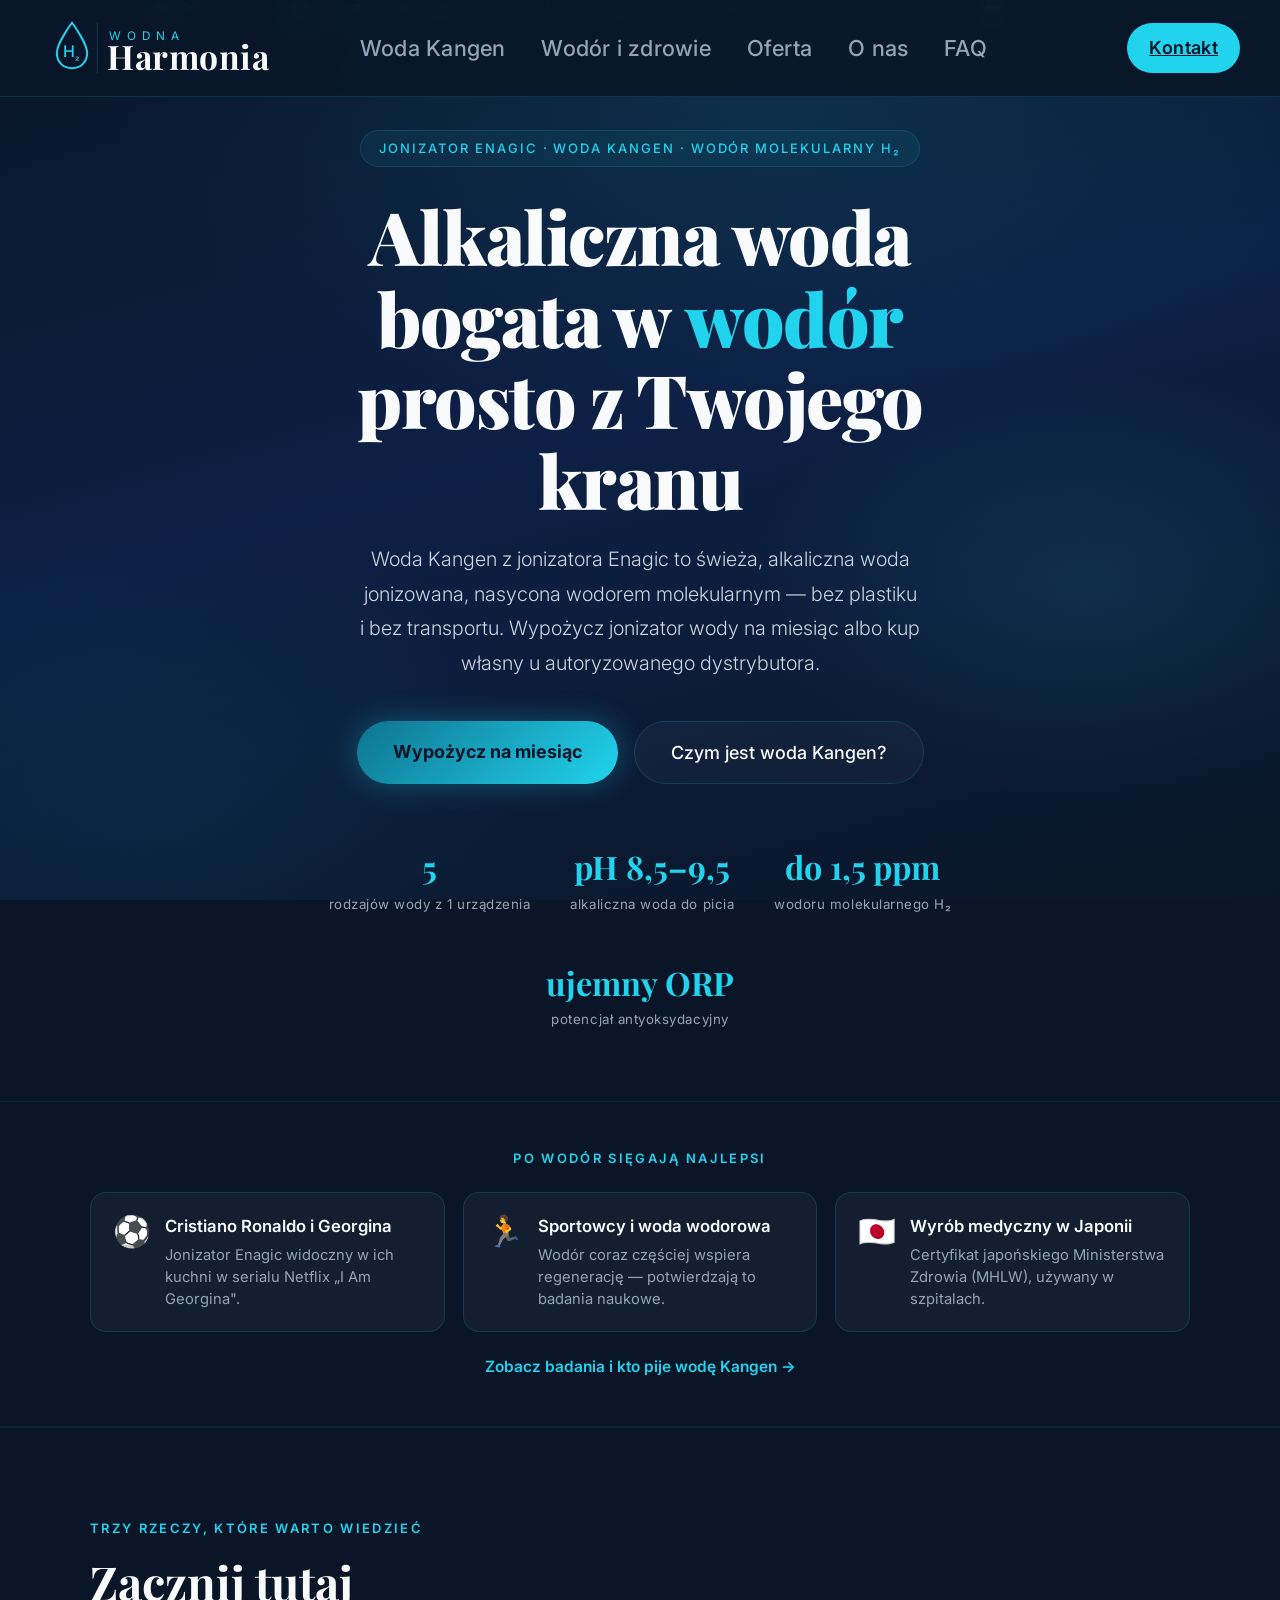
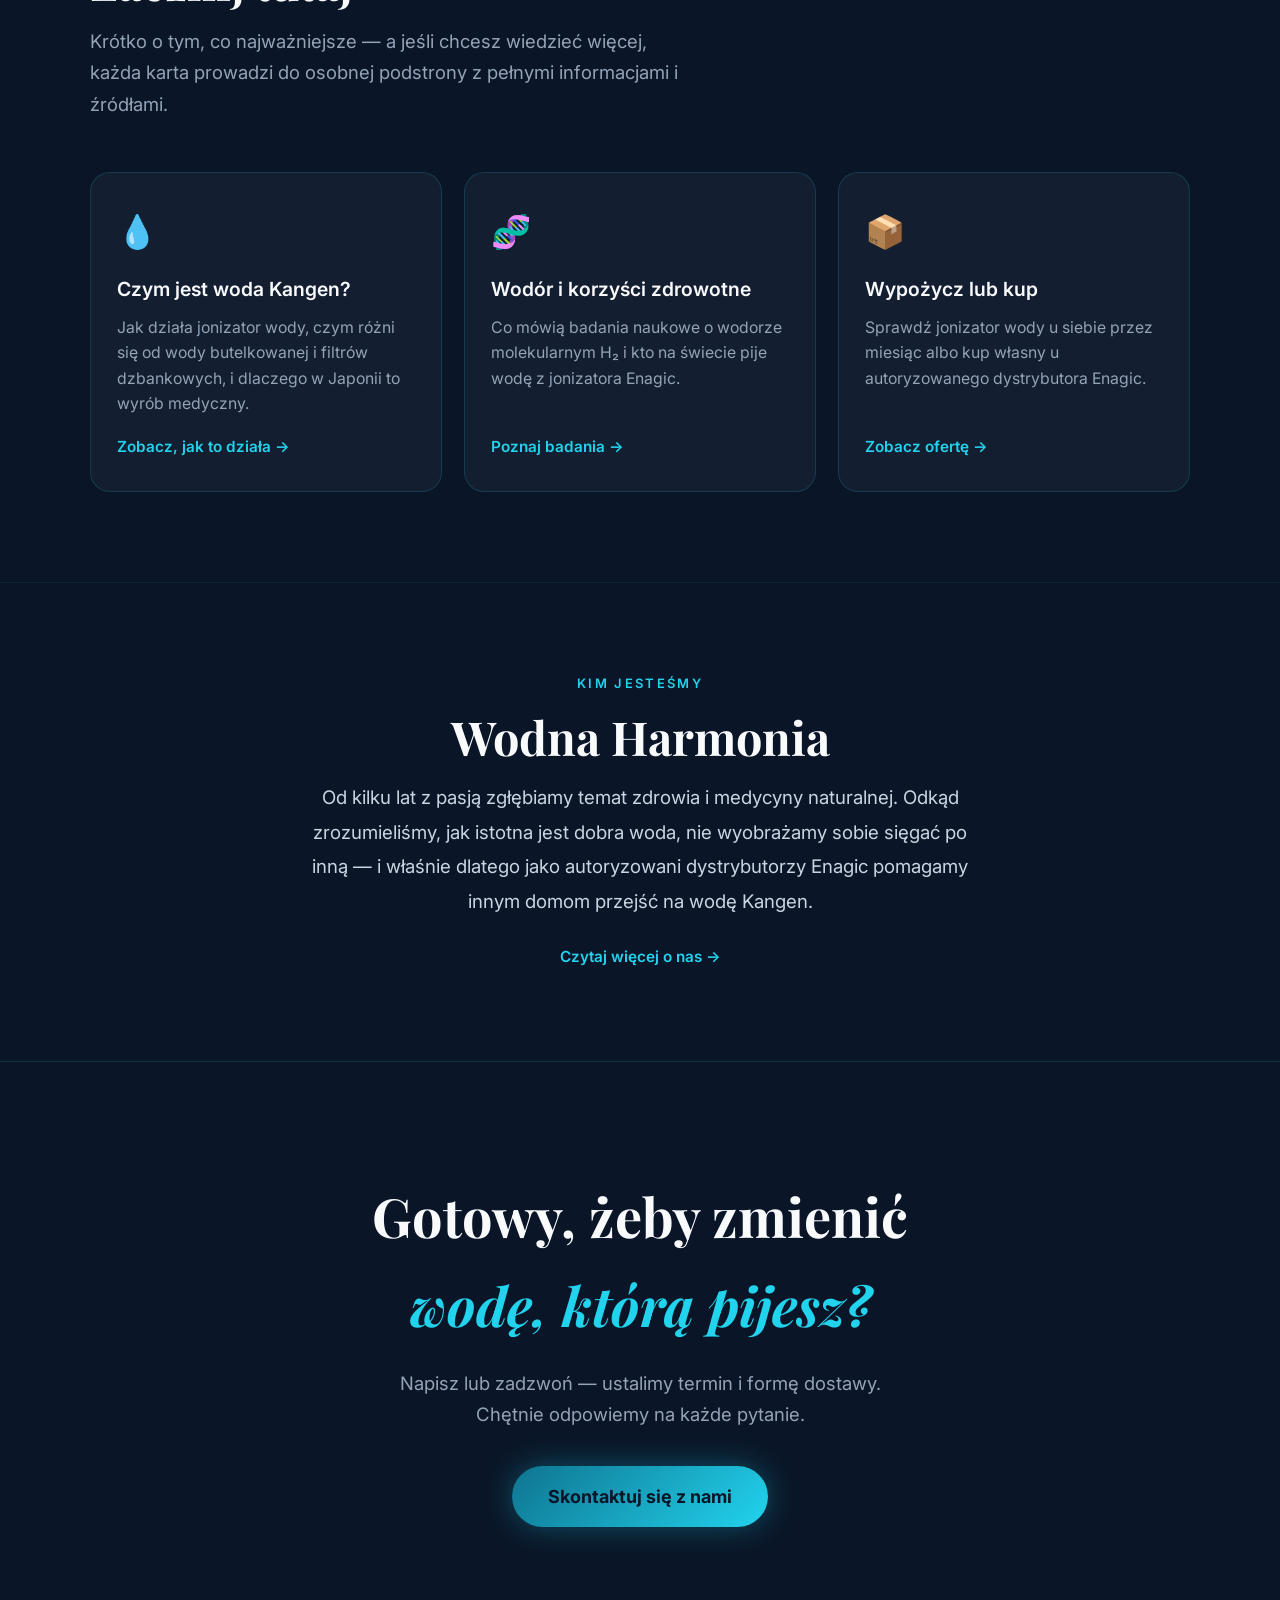
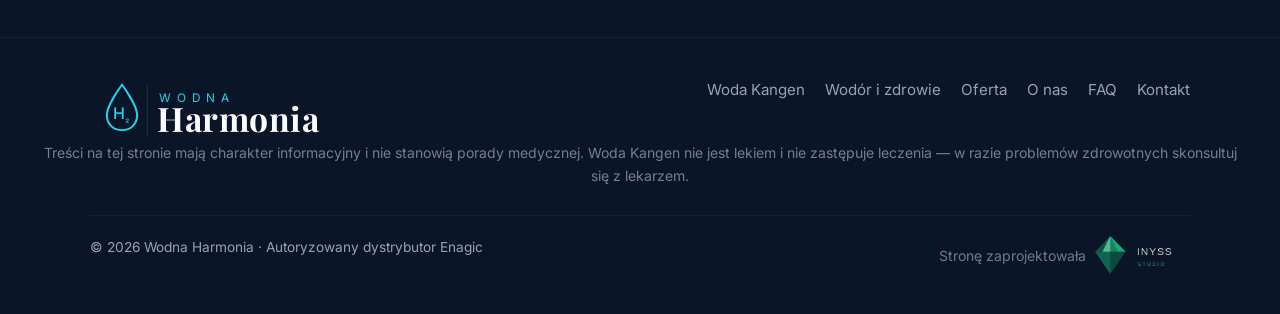
<file: index.html>
<!DOCTYPE html>
<html lang="pl">
<head>
<meta charset="UTF-8">
<meta name="viewport" content="width=device-width, initial-scale=1.0">
<meta name="theme-color" content="#0a1628">
<meta name="robots" content="index, follow">
<title>Woda Kangen i jonizator Enagic — wypożyczenie i sprzedaż | Wodna Harmonia</title>
<meta name="description" content="Woda Kangen z jonizatora Enagic — alkaliczna woda jonizowana bogata w wodór molekularny H₂. Wypożycz jonizator wody na miesiąc lub kup własny u autoryzowanego dystrybutora w Polsce.">
<meta name="keywords" content="woda kangen, jonizator wody, jonizator Enagic, woda wodorowa, wodór molekularny, woda alkaliczna, woda jonizowana, wynajem jonizatora wody, wypożyczalnia jonizatora, kangen k8">
<meta property="og:title" content="Woda Kangen i jonizator Enagic — Wodna Harmonia">
<meta property="og:description" content="Alkaliczna woda jonizowana bogata w wodór molekularny prosto z kranu. Wypożycz na miesiąc lub kup własny jonizator Enagic.">
<meta property="og:type" content="website">
<meta property="og:locale" content="pl_PL">
<meta property="og:url" content="https://wodnaharmonia.pl/">
<link rel="canonical" href="https://wodnaharmonia.pl/">
<link rel="icon" type="image/svg+xml" href="data:image/svg+xml,<svg xmlns='http://www.w3.org/2000/svg' viewBox='0 0 32 32'><rect width='32' height='32' rx='6' fill='%230a1628'/><path d='M16 4 C16 4 8 14 8 19 C8 23.4 11.6 27 16 27 C20.4 27 24 23.4 24 19 C24 14 16 4 16 4Z' fill='none' stroke='%2322d3ee' stroke-width='1.5'/><text x='11' y='21' font-size='9' font-weight='500' fill='%2322d3ee' font-family='Inter,sans-serif'>H</text><text x='18' y='22' font-size='6' fill='%2322d3ee' font-family='Inter,sans-serif'>₂</text></svg>">
<link rel="preconnect" href="https://fonts.googleapis.com">
<link rel="preconnect" href="https://fonts.gstatic.com" crossorigin>
<link rel="preload" as="style" href="https://fonts.googleapis.com/css2?family=Playfair+Display:wght@700;900&family=Inter:wght@300;400;500;600&display=swap"><link href="https://fonts.googleapis.com/css2?family=Playfair+Display:wght@700;900&family=Inter:wght@300;400;500;600&display=swap" rel="stylesheet" media="print" onload="this.media='all'"><noscript><link href="https://fonts.googleapis.com/css2?family=Playfair+Display:wght@700;900&family=Inter:wght@300;400;500;600&display=swap" rel="stylesheet"></noscript>
<link rel="stylesheet" href="assets/styles.css">
<script type="application/ld+json">
{
  "@context": "https://schema.org",
  "@type": "Organization",
  "name": "Wodna Harmonia",
  "telephone": "+48669161332",
  "email": "maksymilian.wadelski@gmail.com",
  "description": "Autoryzowany dystrybutor Enagic w Polsce. Wypożyczenie i sprzedaż jonizatorów wody Kangen produkujących alkaliczną wodę bogatą w wodór molekularny.",
  "url": "https://wodnaharmonia.pl/",
  "areaServed": "PL",
  "knowsAbout": ["woda Kangen", "jonizator wody Enagic", "woda wodorowa", "wodór molekularny", "woda alkaliczna"]
}
</script>
<style>
/* NAV inline — niezależne od cache/wersji styles.css */
.nav-logo svg{height:64px !important;width:auto}
.nav-links{display:flex;justify-content:center;align-items:center;gap:36px;text-align:center;margin-left:-90px}
.nav-links a{font-size:1.22rem !important;font-weight:500;letter-spacing:0.01em;color:#94a3b8;text-decoration:none;transition:color 0.2s;white-space:nowrap}
.nav-links a:hover,.nav-links a.active{color:#22d3ee}
@media(max-width:820px){.nav-logo svg{height:52px !important}.nav-links{margin-left:0}.nav-links a{font-size:1.1rem !important;text-align:center}}
/* GLOBALNY ROZMIAR CZCIONKI */
html{font-size:112.5%}
/* NAV mobile fix — Kontakt i hamburger obok siebie */
.nav-right{display:flex;flex-direction:row;align-items:center;flex-wrap:nowrap;gap:10px;justify-self:end}
@media(max-width:880px){
  nav{padding:10px 16px;gap:10px}
  .nav-cta{padding:8px 16px !important;font-size:0.95rem !important;white-space:nowrap}
  .nav-toggle{flex-shrink:0}
}
</style>
</head>
<body>

<div class="bg-base"></div>
<div class="bubble-field" id="bubbles" aria-hidden="true"></div>

<nav>
  <div class="nav-logo">
    <a href="index.html" aria-label="Wodna Harmonia — strona główna">
      <svg height="50" viewBox="0 0 160 38" fill="none" xmlns="http://www.w3.org/2000/svg">
        <path d="M19 4 C19 4 10 16 10 22 C10 27.5 14 31 19 31 C24 31 28 27.5 28 22 C28 16 19 4 19 4Z" fill="none" stroke="#22d3ee" stroke-width="1.2"/>
        <text x="13.5" y="24.5" font-size="9.5" font-weight="500" fill="#22d3ee" font-family="Inter,sans-serif">H</text>
        <text x="20.5" y="25.5" font-size="6" font-weight="400" fill="#22d3ee" font-family="Inter,sans-serif">₂</text>
        <line x1="34" y1="4" x2="34" y2="34" stroke="#22d3ee" stroke-width="0.4" stroke-opacity="0.3"/>
        <text x="41" y="14" font-size="7" font-weight="400" fill="#22d3ee" font-family="Inter,sans-serif" letter-spacing="3.5">WODNA</text>
        <text x="40" y="32" font-size="20" font-weight="700" fill="#f8fafc" font-family="Playfair Display,Georgia,serif" letter-spacing="0.3">Harmonia</text>
      </svg>
    </a>
  </div>
  <div class="nav-links" id="navLinks">
    <a href="woda-kangen.html">Woda Kangen</a>
    <a href="wodor-i-zdrowie.html">Wodór i zdrowie</a>
    <a href="oferta.html">Oferta</a>
    <a href="o-nas.html">O nas</a>
    <a href="faq.html">FAQ</a>
  </div>
  <div class="nav-right">
    <a href="kontakt.html" class="nav-cta">Kontakt</a>
    <button class="nav-toggle" id="navToggle" aria-label="Otwórz menu" aria-expanded="false">
      <span></span><span></span><span></span>
    </button>
  </div>
</nav>

<section class="hero">
  <div class="hero-content">
    <div class="hero-eyebrow">Jonizator Enagic · Woda Kangen · Wodór molekularny H₂</div>
    <h1>Alkaliczna woda bogata w&nbsp;<em>wodór</em><br>prosto z Twojego kranu</h1>
    <p class="hero-sub">
      Woda Kangen z jonizatora Enagic to świeża, alkaliczna woda jonizowana, nasycona wodorem molekularnym — bez plastiku i bez transportu.
      Wypożycz jonizator wody na miesiąc albo kup własny u autoryzowanego dystrybutora.
    </p>
    <div class="hero-actions">
      <a href="oferta.html" class="btn-primary">Wypożycz na miesiąc</a>
      <a href="woda-kangen.html" class="btn-ghost">Czym jest woda Kangen?</a>
    </div>
    <div class="hero-stats">
      <div class="stat"><span class="stat-num">5</span><div class="stat-label">rodzajów wody z 1 urządzenia</div></div>
      <div class="stat"><span class="stat-num">pH 8,5–9,5</span><div class="stat-label">alkaliczna woda do picia</div></div>
      <div class="stat"><span class="stat-num">do 1,5 ppm</span><div class="stat-label">wodoru molekularnego H₂</div></div>
      <div class="stat"><span class="stat-num">ujemny ORP</span><div class="stat-label">potencjał antyoksydacyjny</div></div>
    </div>
  </div>
</section>

<!-- SOCIAL PROOF — tuż pod hero -->
<section class="proof-strip">
  <div class="proof-inner">
    <div class="section-eyebrow">Po wodór sięgają najlepsi</div>
    <div class="proof-grid">
      <div class="proof-item">
        <div class="proof-emoji">⚽</div>
        <div>
          <div class="t">Cristiano Ronaldo i Georgina</div>
          <div class="d">Jonizator Enagic widoczny w ich kuchni w serialu Netflix „I Am Georgina".</div>
        </div>
      </div>
      <div class="proof-item">
        <div class="proof-emoji">🏃</div>
        <div>
          <div class="t">Sportowcy i woda wodorowa</div>
          <div class="d">Wodór coraz częściej wspiera regenerację — potwierdzają to badania naukowe.</div>
        </div>
      </div>
      <div class="proof-item">
        <div class="proof-emoji">🇯🇵</div>
        <div>
          <div class="t">Wyrób medyczny w Japonii</div>
          <div class="d">Certyfikat japońskiego Ministerstwa Zdrowia (MHLW), używany w szpitalach.</div>
        </div>
      </div>
    </div>
    <a href="wodor-i-zdrowie.html#znani" class="proof-link">Zobacz badania i kto pije wodę Kangen →</a>
  </div>
</section>

<section class="divider-top">
  <div class="container">
    <div class="section-eyebrow">Trzy rzeczy, które warto wiedzieć</div>
    <h2 class="section-title">Zacznij tutaj</h2>
    <p class="section-lead">Krótko o tym, co najważniejsze — a jeśli chcesz wiedzieć więcej, każda karta prowadzi do osobnej podstrony z pełnymi informacjami i źródłami.</p>

    <div class="teaser-grid">
      <div class="teaser-card">
        <div class="teaser-icon">💧</div>
        <h3>Czym jest woda Kangen?</h3>
        <p>Jak działa jonizator wody, czym różni się od wody butelkowanej i filtrów dzbankowych, i dlaczego w Japonii to wyrób medyczny.</p>
        <a href="woda-kangen.html" class="teaser-link">Zobacz, jak to działa →</a>
      </div>
      <div class="teaser-card">
        <div class="teaser-icon">🧬</div>
        <h3>Wodór i korzyści zdrowotne</h3>
        <p>Co mówią badania naukowe o wodorze molekularnym H₂ i kto na świecie pije wodę z jonizatora Enagic.</p>
        <a href="wodor-i-zdrowie.html" class="teaser-link">Poznaj badania →</a>
      </div>
      <div class="teaser-card">
        <div class="teaser-icon">📦</div>
        <h3>Wypożycz lub kup</h3>
        <p>Sprawdź jonizator wody u siebie przez miesiąc albo kup własny u autoryzowanego dystrybutora Enagic.</p>
        <a href="oferta.html" class="teaser-link">Zobacz ofertę →</a>
      </div>
    </div>
  </div>
</section>

<section class="divider-top">
  <div class="container">
    <div class="about-wrap" style="max-width:680px;">
      <div class="section-eyebrow">Kim jesteśmy</div>
      <h2 class="section-title">Wodna Harmonia</h2>
      <p>Od kilku lat z pasją zgłębiamy temat zdrowia i medycyny naturalnej. Odkąd zrozumieliśmy, jak istotna jest dobra woda, nie wyobrażamy sobie sięgać po inną — i właśnie dlatego jako autoryzowani dystrybutorzy Enagic pomagamy innym domom przejść na wodę Kangen.</p>
      <a href="o-nas.html" class="teaser-link">Czytaj więcej o nas →</a>
    </div>
  </div>
</section>

<section id="kontakt" class="cta-final divider-top">
  <div class="container">
    <h2>Gotowy, żeby zmienić<br><em style="color:var(--electric);">wodę, którą pijesz?</em></h2>
    <p>Napisz lub zadzwoń — ustalimy termin i formę dostawy. Chętnie odpowiemy na każde pytanie.</p>
    <a href="kontakt.html" class="btn-primary">Skontaktuj się z nami</a>
  </div>
</section>

<footer>
  <div class="footer-grid">
    <div class="nav-logo">
      <svg height="32" viewBox="0 0 160 38" fill="none" xmlns="http://www.w3.org/2000/svg">
        <path d="M19 4 C19 4 10 16 10 22 C10 27.5 14 31 19 31 C24 31 28 27.5 28 22 C28 16 19 4 19 4Z" fill="none" stroke="#22d3ee" stroke-width="1.2"/>
        <text x="13.5" y="24.5" font-size="9.5" font-weight="500" fill="#22d3ee" font-family="Inter,sans-serif">H</text>
        <text x="20.5" y="25.5" font-size="6" font-weight="400" fill="#22d3ee" font-family="Inter,sans-serif">₂</text>
        <line x1="34" y1="4" x2="34" y2="34" stroke="#22d3ee" stroke-width="0.4" stroke-opacity="0.3"/>
        <text x="41" y="14" font-size="7" font-weight="400" fill="#22d3ee" font-family="Inter,sans-serif" letter-spacing="3.5">WODNA</text>
        <text x="40" y="32" font-size="20" font-weight="700" fill="#f8fafc" font-family="Playfair Display,Georgia,serif" letter-spacing="0.3">Harmonia</text>
      </svg>
    </div>
    <div class="footer-links">
      <a href="woda-kangen.html">Woda Kangen</a>
      <a href="wodor-i-zdrowie.html">Wodór i zdrowie</a>
      <a href="oferta.html">Oferta</a>
      <a href="o-nas.html">O nas</a>
      <a href="faq.html">FAQ</a>
      <a href="kontakt.html">Kontakt</a>
    </div>
  </div>
  <div class="footer-disclaimer" style="font-size:0.78rem;color:rgba(148,163,184,0.75);line-height:1.6;text-align:center;">Treści na tej stronie mają charakter informacyjny i nie stanowią porady medycznej. Woda Kangen nie jest lekiem i nie zastępuje leczenia — w razie problemów zdrowotnych skonsultuj się z lekarzem.</div>
  <div class="footer-bottom">
    <div>© 2026 Wodna Harmonia · Autoryzowany dystrybutor Enagic</div>
    <a href="https://inyss-studio.pl" target="_blank" rel="noopener" class="footer-credit-inline" style="display:inline-flex;align-items:center;gap:9px;text-decoration:none;opacity:0.9;">
      <span style="font-size:0.78rem;color:rgba(148,163,184,0.8);white-space:nowrap;">Stronę zaprojektowała</span>
      <img width="95" height="38" loading="lazy" decoding="async" src="[data-uri]" alt="Inyss Studio">
    </a>
  </div>
</footer>

<script src="assets/script.js" defer></script>
</body>
</html>
</file>
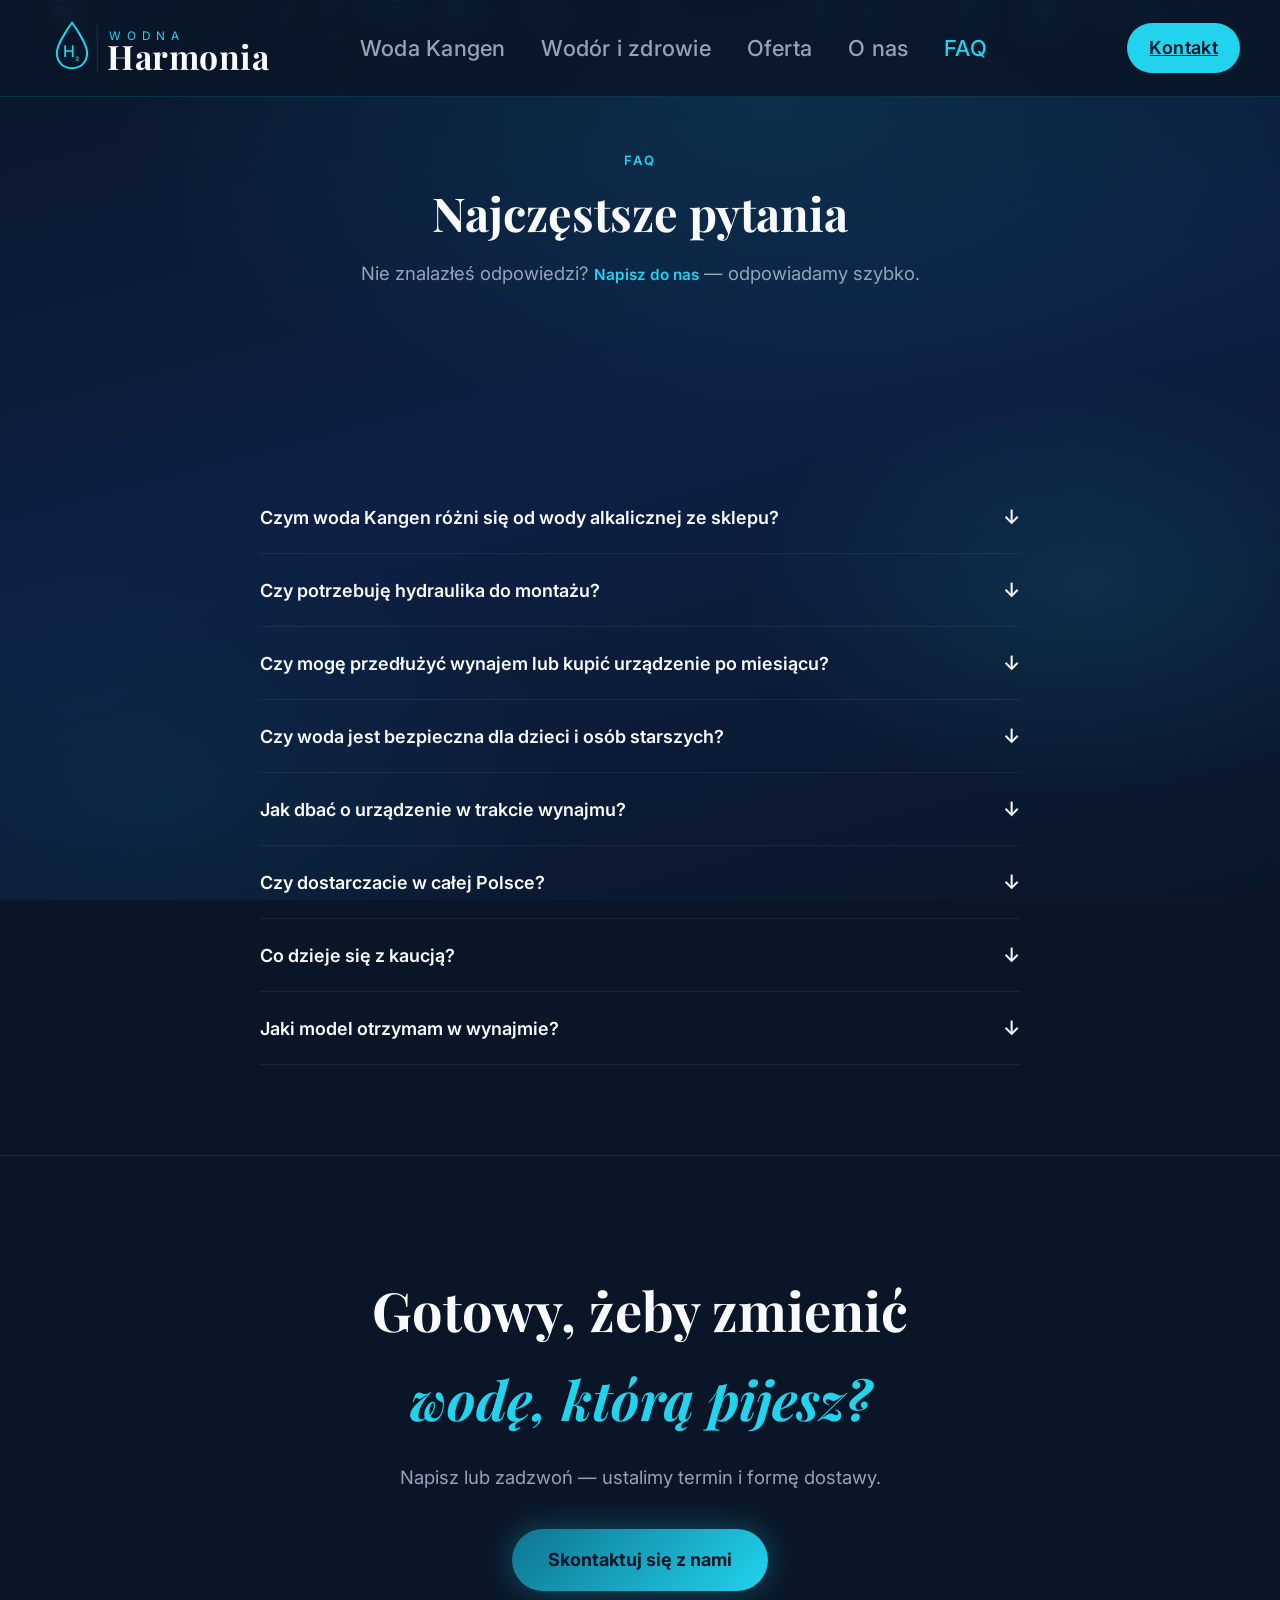
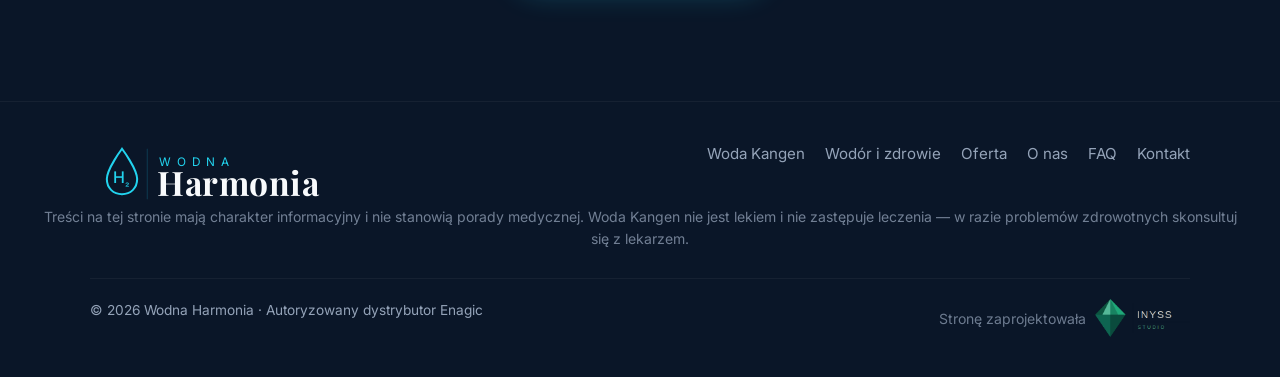
<file: faq.html>
<!DOCTYPE html>
<html lang="pl">
<head>
<meta charset="UTF-8">
<meta name="viewport" content="width=device-width, initial-scale=1.0">
<meta name="theme-color" content="#0a1628">
<meta name="robots" content="index, follow">
<title>FAQ — najczęstsze pytania o wodę Kangen | Wodna Harmonia</title>
<meta name="description" content="Odpowiedzi na najczęstsze pytania o wynajem i zakup jonizatora Enagic, montaż, bezpieczeństwo wody Kangen oraz różnice względem wody alkalicznej ze sklepu.">
<meta name="keywords" content="woda kangen pytania, jonizator wody wynajem, kangen k8 montaż, woda wodorowa FAQ, jonizator Enagic">
<link rel="canonical" href="https://wodnaharmonia.pl/faq.html">
<script type="application/ld+json">
{
  "@context": "https://schema.org",
  "@type": "FAQPage",
  "mainEntity": [
    {"@type":"Question","name":"Czym woda Kangen różni się od wody alkalicznej ze sklepu?","acceptedAnswer":{"@type":"Answer","text":"Butelkowana woda alkaliczna ma zwykle tylko podwyższone pH, uzyskane przez dodanie minerałów. Woda Kangen powstaje w procesie elektrolizy, który jednocześnie podnosi pH, nadaje ujemny potencjał ORP i nasyca wodę rozpuszczonym wodorem molekularnym H₂, który ulatnia się z butelki w ciągu godzin."}},
    {"@type":"Question","name":"Czy potrzebuję hydraulika do montażu jonizatora?","acceptedAnswer":{"@type":"Answer","text":"Nie. Urządzenie podłącza się do standardowego kranu kuchennego za pomocą dołączonego adaptera, bez przeróbek. Montaż zajmuje około 15 minut i nie wymaga narzędzi ani fachowca."}},
    {"@type":"Question","name":"Czy mogę przedłużyć wynajem lub kupić urządzenie po miesiącu?","acceptedAnswer":{"@type":"Answer","text":"Tak. Wynajem możesz przedłużyć o kolejny miesiąc. Jeśli zdecydujesz się na własny jonizator, jako autoryzowani dystrybutorzy Enagic pomożemy Ci go kupić."}},
    {"@type":"Question","name":"Czy woda Kangen jest bezpieczna dla dzieci i osób starszych?","acceptedAnswer":{"@type":"Answer","text":"Urządzenie produkuje również wodę o neutralnym pH 7,0 bez elektrolizy, odpowiednią do przygotowania mleka dla niemowląt i do przyjmowania leków. Woda do picia o pH 8,5–9,5 jest przeznaczona dla całej rodziny."}},
    {"@type":"Question","name":"Czy dostarczacie jonizator w całej Polsce?","acceptedAnswer":{"@type":"Answer","text":"Tak, wysyłamy kurierem na terenie całej Polski. Szczegóły dostawy ustalamy indywidualnie przy pierwszym kontakcie."}},
    {"@type":"Question","name":"Co dzieje się z kaucją za wynajem?","acceptedAnswer":{"@type":"Answer","text":"Kaucja jest w pełni zwrotna po zakończeniu wynajmu i zwrocie sprawnego urządzenia."}}
  ]
}
</script>
<link rel="icon" type="image/svg+xml" href="data:image/svg+xml,<svg xmlns='http://www.w3.org/2000/svg' viewBox='0 0 32 32'><rect width='32' height='32' rx='6' fill='%230a1628'/><path d='M16 4 C16 4 8 14 8 19 C8 23.4 11.6 27 16 27 C20.4 27 24 23.4 24 19 C24 14 16 4 16 4Z' fill='none' stroke='%2322d3ee' stroke-width='1.5'/><text x='11' y='21' font-size='9' font-weight='500' fill='%2322d3ee' font-family='Inter,sans-serif'>H</text><text x='18' y='22' font-size='6' fill='%2322d3ee' font-family='Inter,sans-serif'>₂</text></svg>">
<link rel="preconnect" href="https://fonts.googleapis.com">
<link rel="preconnect" href="https://fonts.gstatic.com" crossorigin>
<link rel="preload" as="style" href="https://fonts.googleapis.com/css2?family=Playfair+Display:wght@700;900&family=Inter:wght@300;400;500;600&display=swap"><link href="https://fonts.googleapis.com/css2?family=Playfair+Display:wght@700;900&family=Inter:wght@300;400;500;600&display=swap" rel="stylesheet" media="print" onload="this.media='all'"><noscript><link href="https://fonts.googleapis.com/css2?family=Playfair+Display:wght@700;900&family=Inter:wght@300;400;500;600&display=swap" rel="stylesheet"></noscript>
<link rel="stylesheet" href="assets/styles.css">
<style>
/* NAV inline — niezależne od cache/wersji styles.css */
.nav-logo svg{height:64px !important;width:auto}
.nav-links{display:flex;justify-content:center;align-items:center;gap:36px;text-align:center;margin-left:-90px}
.nav-links a{font-size:1.22rem !important;font-weight:500;letter-spacing:0.01em;color:#94a3b8;text-decoration:none;transition:color 0.2s;white-space:nowrap}
.nav-links a:hover,.nav-links a.active{color:#22d3ee}
@media(max-width:820px){.nav-logo svg{height:52px !important}.nav-links{margin-left:0}.nav-links a{font-size:1.1rem !important;text-align:center}}
/* GLOBALNY ROZMIAR CZCIONKI */
html{font-size:112.5%}
/* NAV mobile fix — Kontakt i hamburger obok siebie */
.nav-right{display:flex;flex-direction:row;align-items:center;flex-wrap:nowrap;gap:10px;justify-self:end}
@media(max-width:880px){
  nav{padding:10px 16px;gap:10px}
  .nav-cta{padding:8px 16px !important;font-size:0.95rem !important;white-space:nowrap}
  .nav-toggle{flex-shrink:0}
}
</style>
</head>
<body>

<div class="bg-base"></div>
<div class="bubble-field" id="bubbles" aria-hidden="true"></div>

<nav>
  <div class="nav-logo">
    <a href="index.html" aria-label="Wodna Harmonia — strona główna">
      <svg height="50" viewBox="0 0 160 38" fill="none" xmlns="http://www.w3.org/2000/svg">
        <path d="M19 4 C19 4 10 16 10 22 C10 27.5 14 31 19 31 C24 31 28 27.5 28 22 C28 16 19 4 19 4Z" fill="none" stroke="#22d3ee" stroke-width="1.2"/>
        <text x="13.5" y="24.5" font-size="9.5" font-weight="500" fill="#22d3ee" font-family="Inter,sans-serif">H</text>
        <text x="20.5" y="25.5" font-size="6" font-weight="400" fill="#22d3ee" font-family="Inter,sans-serif">₂</text>
        <line x1="34" y1="4" x2="34" y2="34" stroke="#22d3ee" stroke-width="0.4" stroke-opacity="0.3"/>
        <text x="41" y="14" font-size="7" font-weight="400" fill="#22d3ee" font-family="Inter,sans-serif" letter-spacing="3.5">WODNA</text>
        <text x="40" y="32" font-size="20" font-weight="700" fill="#f8fafc" font-family="Playfair Display,Georgia,serif" letter-spacing="0.3">Harmonia</text>
      </svg>
    </a>
  </div>
  <div class="nav-links" id="navLinks">
    <a href="woda-kangen.html">Woda Kangen</a>
    <a href="wodor-i-zdrowie.html">Wodór i zdrowie</a>
    <a href="oferta.html">Oferta</a>
    <a href="o-nas.html">O nas</a>
    <a href="faq.html" class="active" aria-current="page">FAQ</a>
  </div>
  <div class="nav-right">
    <a href="kontakt.html" class="nav-cta">Kontakt</a>
    <button class="nav-toggle" id="navToggle" aria-label="Otwórz menu" aria-expanded="false">
      <span></span><span></span><span></span>
    </button>
  </div>
</nav>

<header class="page-head">
  <div class="container">
    <div class="section-eyebrow">FAQ</div>
    <h1 class="section-title">Najczęstsze pytania</h1>
    <p class="section-lead">Nie znalazłeś odpowiedzi? <a href="kontakt.html" class="teaser-link">Napisz do nas</a> — odpowiadamy szybko.</p>
  </div>
</header>

<section>
  <div class="container">
    <div class="faq-list">
      <div class="faq-item">
        <button class="faq-q">Czym woda Kangen różni się od wody alkalicznej ze sklepu?<span class="faq-arrow">↓</span></button>
        <div class="faq-a">Butelkowana woda „alkaliczna" ma zwykle tylko podwyższone pH, uzyskane przez dodanie minerałów. Woda Kangen powstaje w procesie elektrolizy, który jednocześnie podnosi pH, nadaje ujemny potencjał ORP i nasyca wodę rozpuszczonym wodorem molekularnym H₂ — a tego w butelce po prostu nie ma, bo wodór ulatnia się w ciągu godzin.</div>
      </div>
      <div class="faq-item">
        <button class="faq-q">Czy potrzebuję hydraulika do montażu?<span class="faq-arrow">↓</span></button>
        <div class="faq-a">Nie. Urządzenie podłącza się do standardowego kranu kuchennego za pomocą dołączonego adaptera, bez żadnych przeróbek. Montaż zajmuje ok. 15 minut i nie wymaga narzędzi ani fachowca.</div>
      </div>
      <div class="faq-item">
        <button class="faq-q">Czy mogę przedłużyć wynajem lub kupić urządzenie po miesiącu?<span class="faq-arrow">↓</span></button>
        <div class="faq-a">Tak. Wynajem możesz przedłużyć o kolejny miesiąc. A jeśli zdecydujesz się na własny jonizator, jako autoryzowani dystrybutorzy Enagic pomożemy Ci go kupić.</div>
      </div>
      <div class="faq-item">
        <button class="faq-q">Czy woda jest bezpieczna dla dzieci i osób starszych?<span class="faq-arrow">↓</span></button>
        <div class="faq-a">Urządzenie produkuje również wodę o neutralnym pH 7,0 (bez elektrolizy) — odpowiednią do przygotowania mleka dla niemowląt i do przyjmowania leków. Woda do picia o pH 8,5–9,5 jest przeznaczona dla całej rodziny. W razie wątpliwości zdrowotnych warto skonsultować się z lekarzem.</div>
      </div>
      <div class="faq-item">
        <button class="faq-q">Jak dbać o urządzenie w trakcie wynajmu?<span class="faq-arrow">↓</span></button>
        <div class="faq-a">Konserwacja jest bardzo prosta: urządzenie samo płucze elektrody po każdym użyciu, a okresowe czyszczenie kwaskiem cytrynowym przebiega niemal samoczynnie — wystarczy uruchomić wybrany program, a resztę zrobi za Ciebie. Cały protokół pokazujemy przy starcie wynajmu.</div>
      </div>
      <div class="faq-item">
        <button class="faq-q">Czy dostarczacie w całej Polsce?<span class="faq-arrow">↓</span></button>
        <div class="faq-a">Tak — wysyłamy kurierem na terenie całej Polski. Szczegóły dostawy ustalamy indywidualnie przy pierwszym kontakcie.</div>
      </div>
      <div class="faq-item">
        <button class="faq-q">Co dzieje się z kaucją?<span class="faq-arrow">↓</span></button>
        <div class="faq-a">Kaucja jest w pełni zwrotna po zakończeniu wynajmu i zwrocie sprawnego urządzenia. Jej wysokość ustalamy indywidualnie.</div>
      </div>
      <div class="faq-item">
        <button class="faq-q">Jaki model otrzymam w wynajmie?<span class="faq-arrow">↓</span></button>
        <div class="faq-a">W wynajmie udostępniamy Enagic Leveluk K8 — najmocniejszy model w serii, z 8 platynowo-tytanowymi płytami i pełnym panelem dotykowym.</div>
      </div>
    </div>
  </div>
</section>

<section class="cta-final divider-top">
  <div class="container">
    <h2>Gotowy, żeby zmienić<br><em style="color:var(--electric);">wodę, którą pijesz?</em></h2>
    <p>Napisz lub zadzwoń — ustalimy termin i formę dostawy.</p>
    <a href="kontakt.html" class="btn-primary">Skontaktuj się z nami</a>
  </div>
</section>

<footer>
  <div class="footer-grid">
    <div class="nav-logo">
      <svg height="32" viewBox="0 0 160 38" fill="none" xmlns="http://www.w3.org/2000/svg">
        <path d="M19 4 C19 4 10 16 10 22 C10 27.5 14 31 19 31 C24 31 28 27.5 28 22 C28 16 19 4 19 4Z" fill="none" stroke="#22d3ee" stroke-width="1.2"/>
        <text x="13.5" y="24.5" font-size="9.5" font-weight="500" fill="#22d3ee" font-family="Inter,sans-serif">H</text>
        <text x="20.5" y="25.5" font-size="6" font-weight="400" fill="#22d3ee" font-family="Inter,sans-serif">₂</text>
        <line x1="34" y1="4" x2="34" y2="34" stroke="#22d3ee" stroke-width="0.4" stroke-opacity="0.3"/>
        <text x="41" y="14" font-size="7" font-weight="400" fill="#22d3ee" font-family="Inter,sans-serif" letter-spacing="3.5">WODNA</text>
        <text x="40" y="32" font-size="20" font-weight="700" fill="#f8fafc" font-family="Playfair Display,Georgia,serif" letter-spacing="0.3">Harmonia</text>
      </svg>
    </div>
    <div class="footer-links">
      <a href="woda-kangen.html">Woda Kangen</a>
      <a href="wodor-i-zdrowie.html">Wodór i zdrowie</a>
      <a href="oferta.html">Oferta</a>
      <a href="o-nas.html">O nas</a>
      <a href="faq.html">FAQ</a>
      <a href="kontakt.html">Kontakt</a>
    </div>
  </div>
  <div class="footer-disclaimer" style="font-size:0.78rem;color:rgba(148,163,184,0.75);line-height:1.6;text-align:center;">Treści na tej stronie mają charakter informacyjny i nie stanowią porady medycznej. Woda Kangen nie jest lekiem i nie zastępuje leczenia — w razie problemów zdrowotnych skonsultuj się z lekarzem.</div>
  <div class="footer-bottom">
    <div>© 2026 Wodna Harmonia · Autoryzowany dystrybutor Enagic</div>
    <a href="https://inyss-studio.pl" target="_blank" rel="noopener" class="footer-credit-inline" style="display:inline-flex;align-items:center;gap:9px;text-decoration:none;opacity:0.9;">
      <span style="font-size:0.78rem;color:rgba(148,163,184,0.8);white-space:nowrap;">Stronę zaprojektowała</span>
      <img width="95" height="38" loading="lazy" decoding="async" src="[data-uri]" alt="Inyss Studio">
    </a>
  </div>
</footer>

<script src="assets/script.js" defer></script>
</body>
</html>
</file>
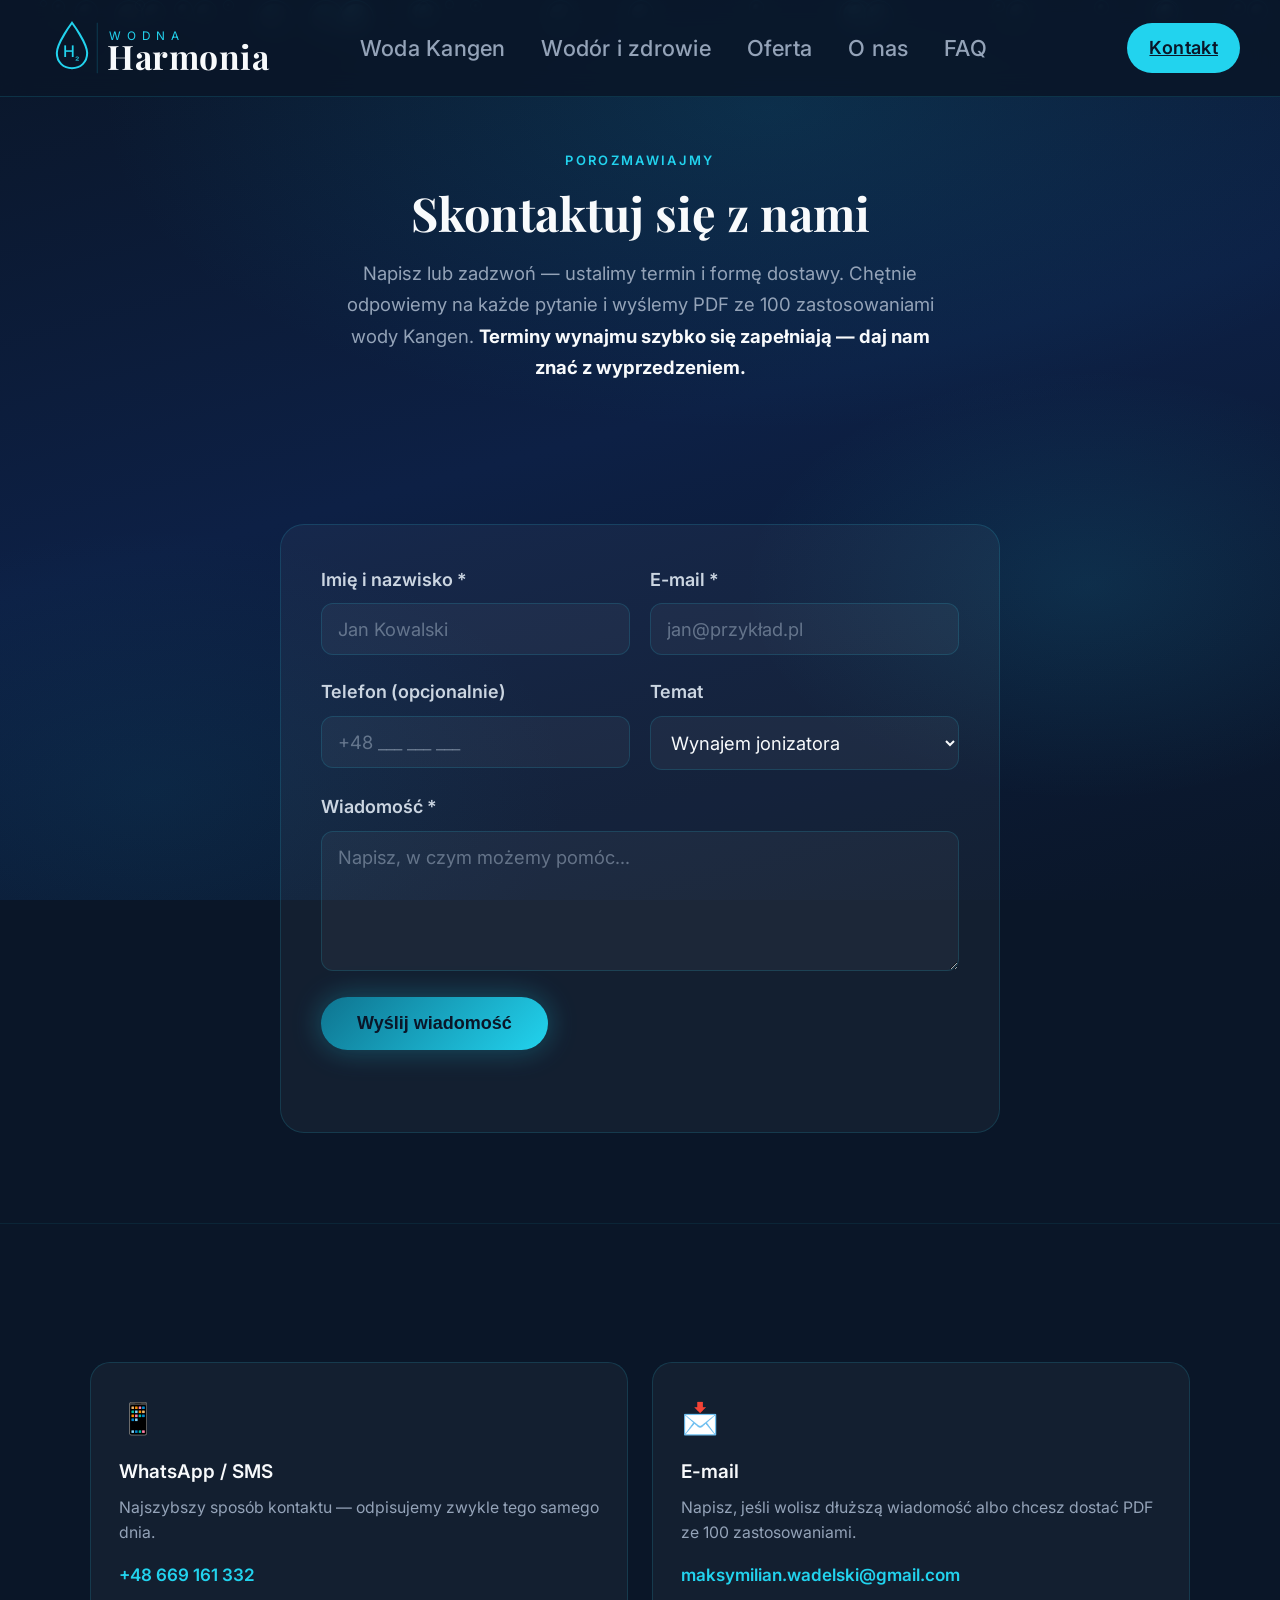
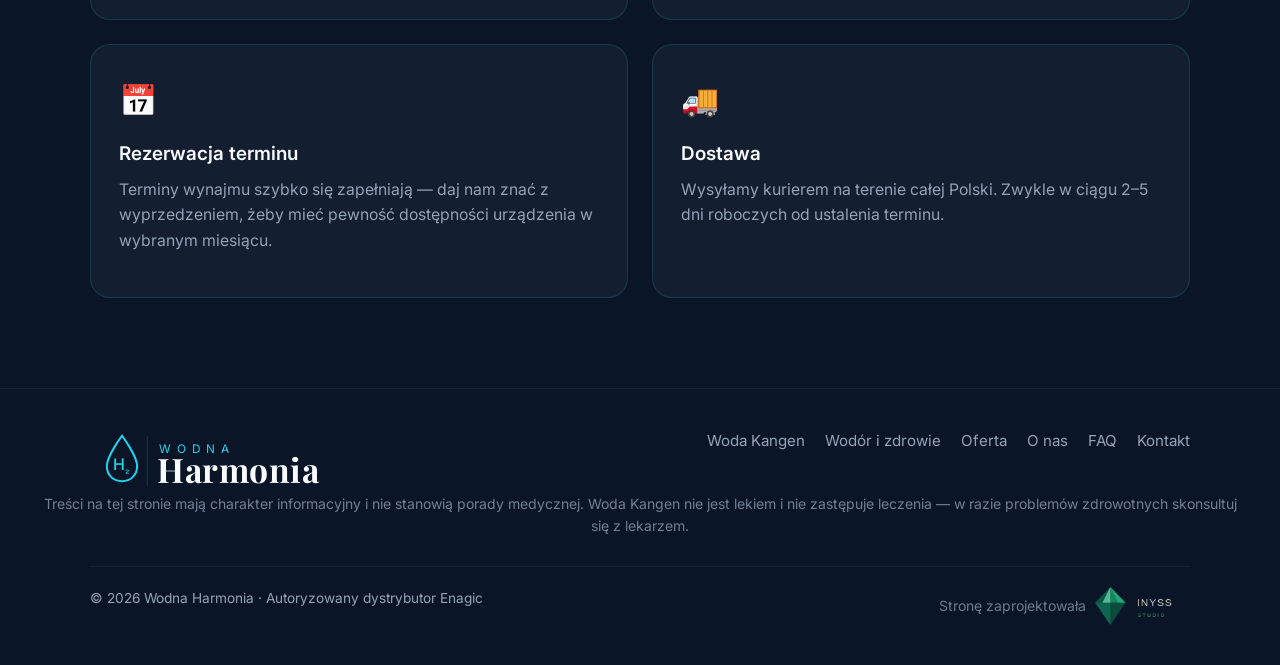
<file: kontakt.html>
<!DOCTYPE html>
<html lang="pl">
<head>
<meta charset="UTF-8">
<meta name="viewport" content="width=device-width, initial-scale=1.0">
<meta name="theme-color" content="#0a1628">
<meta name="robots" content="index, follow">
<title>Kontakt | Wodna Harmonia</title>
<meta name="description" content="Skontaktuj się z Wodną Harmonią w sprawie wynajmu lub zakupu jonizatora Enagic. Odpowiadamy na WhatsApp i e-mail. Terminy wynajmu szybko się zapełniają — zarezerwuj z wyprzedzeniem.">
<link rel="canonical" href="https://wodnaharmonia.pl/kontakt.html">
<link rel="icon" type="image/svg+xml" href="data:image/svg+xml,<svg xmlns='http://www.w3.org/2000/svg' viewBox='0 0 32 32'><rect width='32' height='32' rx='6' fill='%230a1628'/><path d='M16 4 C16 4 8 14 8 19 C8 23.4 11.6 27 16 27 C20.4 27 24 23.4 24 19 C24 14 16 4 16 4Z' fill='none' stroke='%2322d3ee' stroke-width='1.5'/><text x='11' y='21' font-size='9' font-weight='500' fill='%2322d3ee' font-family='Inter,sans-serif'>H</text><text x='18' y='22' font-size='6' fill='%2322d3ee' font-family='Inter,sans-serif'>₂</text></svg>">
<link rel="preconnect" href="https://fonts.googleapis.com">
<link rel="preconnect" href="https://fonts.gstatic.com" crossorigin>
<link rel="preload" as="style" href="https://fonts.googleapis.com/css2?family=Playfair+Display:wght@700;900&family=Inter:wght@300;400;500;600&display=swap"><link href="https://fonts.googleapis.com/css2?family=Playfair+Display:wght@700;900&family=Inter:wght@300;400;500;600&display=swap" rel="stylesheet" media="print" onload="this.media='all'"><noscript><link href="https://fonts.googleapis.com/css2?family=Playfair+Display:wght@700;900&family=Inter:wght@300;400;500;600&display=swap" rel="stylesheet"></noscript>
<link rel="stylesheet" href="assets/styles.css">
<style>
/* NAV inline — niezależne od cache/wersji styles.css */
.nav-logo svg{height:64px !important;width:auto}
.nav-links{display:flex;justify-content:center;align-items:center;gap:36px;text-align:center;margin-left:-90px}
.nav-links a{font-size:1.22rem !important;font-weight:500;letter-spacing:0.01em;color:#94a3b8;text-decoration:none;transition:color 0.2s;white-space:nowrap}
.nav-links a:hover,.nav-links a.active{color:#22d3ee}
@media(max-width:820px){.nav-logo svg{height:52px !important}.nav-links{margin-left:0}.nav-links a{font-size:1.1rem !important;text-align:center}}
/* FORMULARZ — inline, niezależne od cache/wersji styles.css */
.form-wrap{max-width:720px;margin:0 auto}
.contact-form{background:rgba(255,255,255,0.04);border:1px solid rgba(34,211,238,0.15);border-radius:24px;padding:40px;display:flex;flex-direction:column;gap:22px}
.contact-form .form-row{display:grid;grid-template-columns:1fr 1fr;gap:20px}
.contact-form .form-group{display:flex;flex-direction:column;gap:9px}
.contact-form .form-group label{font-size:1rem;font-weight:600;color:#cbd5e1}
.contact-form .form-group input,.contact-form .form-group select,.contact-form .form-group textarea{background:rgba(255,255,255,0.04);border:1px solid rgba(34,211,238,0.15);border-radius:12px;padding:14px 16px;font-size:1.02rem;color:#f8fafc;font-family:'Inter',sans-serif;transition:border-color 0.2s,background 0.2s;width:100%}
.contact-form .form-group input::placeholder,.contact-form .form-group textarea::placeholder{color:rgba(148,163,184,0.6)}
.contact-form .form-group input:focus,.contact-form .form-group select:focus,.contact-form .form-group textarea:focus{outline:none;border-color:#22d3ee;background:rgba(34,211,238,0.06)}
.contact-form .form-group select{cursor:pointer}
.contact-form .form-group select option{background:#0a1628;color:#f8fafc}
.contact-form .form-group textarea{resize:vertical;min-height:130px}
.contact-form .form-submit-btn{border:none;cursor:pointer;align-self:flex-start;margin-top:4px}
.contact-form .hidden-field{display:none !important}
.form-status{font-size:0.95rem;line-height:1.5;min-height:1.2em}
.form-status.success{color:#22d3ee}
.form-status.error{color:#f87171}
@media(max-width:820px){.contact-form{padding:28px 22px}.contact-form .form-row{grid-template-columns:1fr}}
/* GLOBALNY ROZMIAR CZCIONKI */
html{font-size:112.5%}
/* NAV mobile fix — Kontakt i hamburger obok siebie */
.nav-right{display:flex;flex-direction:row;align-items:center;flex-wrap:nowrap;gap:10px;justify-self:end}
@media(max-width:880px){
  nav{padding:10px 16px;gap:10px}
  .nav-cta{padding:8px 16px !important;font-size:0.95rem !important;white-space:nowrap}
  .nav-toggle{flex-shrink:0}
}
</style>
<script type="application/ld+json">
{"@context":"https://schema.org","@type":"ContactPage","name":"Kontakt — Wodna Harmonia","url":"https://wodnaharmonia.pl/kontakt.html","mainEntity":{"@type":"LocalBusiness","name":"Wodna Harmonia","telephone":"+48669161332","email":"maksymilian.wadelski@gmail.com","url":"https://wodnaharmonia.pl/","areaServed":"PL","priceRange":"1500 zł/miesiąc"}}
</script>
</head>
<body>

<div class="bg-base"></div>
<div class="bubble-field" id="bubbles" aria-hidden="true"></div>

<nav>
  <div class="nav-logo">
    <a href="index.html" aria-label="Wodna Harmonia — strona główna">
      <svg height="50" viewBox="0 0 160 38" fill="none" xmlns="http://www.w3.org/2000/svg">
        <path d="M19 4 C19 4 10 16 10 22 C10 27.5 14 31 19 31 C24 31 28 27.5 28 22 C28 16 19 4 19 4Z" fill="none" stroke="#22d3ee" stroke-width="1.2"/>
        <text x="13.5" y="24.5" font-size="9.5" font-weight="500" fill="#22d3ee" font-family="Inter,sans-serif">H</text>
        <text x="20.5" y="25.5" font-size="6" font-weight="400" fill="#22d3ee" font-family="Inter,sans-serif">₂</text>
        <line x1="34" y1="4" x2="34" y2="34" stroke="#22d3ee" stroke-width="0.4" stroke-opacity="0.3"/>
        <text x="41" y="14" font-size="7" font-weight="400" fill="#22d3ee" font-family="Inter,sans-serif" letter-spacing="3.5">WODNA</text>
        <text x="40" y="32" font-size="20" font-weight="700" fill="#f8fafc" font-family="Playfair Display,Georgia,serif" letter-spacing="0.3">Harmonia</text>
      </svg>
    </a>
  </div>
  <div class="nav-links" id="navLinks">
    <a href="woda-kangen.html">Woda Kangen</a>
    <a href="wodor-i-zdrowie.html">Wodór i zdrowie</a>
    <a href="oferta.html">Oferta</a>
    <a href="o-nas.html">O nas</a>
    <a href="faq.html">FAQ</a>
  </div>
  <div class="nav-right">
    <a href="kontakt.html" class="nav-cta active" aria-current="page">Kontakt</a>
    <button class="nav-toggle" id="navToggle" aria-label="Otwórz menu" aria-expanded="false">
      <span></span><span></span><span></span>
    </button>
  </div>
</nav>

<header class="page-head">
  <div class="container">
    <div class="section-eyebrow">Porozmawiajmy</div>
    <h1 class="section-title">Skontaktuj się z nami</h1>
    <p class="section-lead">Napisz lub zadzwoń — ustalimy termin i formę dostawy. Chętnie odpowiemy na każde pytanie i wyślemy PDF ze 100 zastosowaniami wody Kangen. <strong style="color:var(--white);">Terminy wynajmu szybko się zapełniają — daj nam znać z wyprzedzeniem.</strong></p>
  </div>
</header>

<section>
  <div class="container">
    <div class="form-wrap">
      <form id="contactForm" class="contact-form" action="https://api.web3forms.com/submit" method="POST">
        <input type="hidden" name="access_key" value="f342d068-653e-4a48-ae10-2acea6c26a9c">
        <input type="hidden" name="subject" value="Nowa wiadomość ze strony Wodna Harmonia">
        <input type="checkbox" name="botcheck" class="hidden-field" style="display:none;" tabindex="-1" autocomplete="off">

        <div class="form-row">
          <div class="form-group">
            <label for="f-name">Imię i nazwisko *</label>
            <input type="text" id="f-name" name="name" required placeholder="Jan Kowalski">
          </div>
          <div class="form-group">
            <label for="f-email">E-mail *</label>
            <input type="email" id="f-email" name="email" required placeholder="jan@przykład.pl">
          </div>
        </div>

        <div class="form-row">
          <div class="form-group">
            <label for="f-phone">Telefon (opcjonalnie)</label>
            <input type="tel" id="f-phone" name="phone" placeholder="+48 ___ ___ ___">
          </div>
          <div class="form-group">
            <label for="f-topic">Temat</label>
            <select id="f-topic" name="topic">
              <option value="Wynajem jonizatora">Wynajem jonizatora</option>
              <option value="Zakup jonizatora">Zakup jonizatora</option>
              <option value="Pytanie o PDF / zastosowania">Pytanie o PDF / zastosowania</option>
              <option value="Inne pytanie">Inne pytanie</option>
            </select>
          </div>
        </div>

        <div class="form-group">
          <label for="f-message">Wiadomość *</label>
          <textarea id="f-message" name="message" required rows="5" placeholder="Napisz, w czym możemy pomóc..."></textarea>
        </div>

        <button type="submit" class="btn-primary form-submit-btn">Wyślij wiadomość</button>
        <div id="formStatus" class="form-status" role="status" aria-live="polite"></div>
      </form>
    </div>
  </div>
</section>

<section class="divider-top">
  <div class="container">
    <div class="contact-grid">
      <div class="contact-card">
        <div class="ic">📱</div>
        <h3>WhatsApp / SMS</h3>
        <p>Najszybszy sposób kontaktu — odpisujemy zwykle tego samego dnia.</p>
        <a href="tel:+48669161332" class="value">+48 669 161 332</a>
      </div>
      <div class="contact-card">
        <div class="ic">📩</div>
        <h3>E-mail</h3>
        <p>Napisz, jeśli wolisz dłuższą wiadomość albo chcesz dostać PDF ze 100 zastosowaniami.</p>
        <a href="mailto:maksymilian.wadelski@gmail.com" class="value">maksymilian.wadelski@gmail.com</a>
      </div>
      <div class="contact-card">
        <div class="ic">📅</div>
        <h3>Rezerwacja terminu</h3>
        <p>Terminy wynajmu szybko się zapełniają — daj nam znać z wyprzedzeniem, żeby mieć pewność dostępności urządzenia w wybranym miesiącu.</p>
      </div>
      <div class="contact-card">
        <div class="ic">🚚</div>
        <h3>Dostawa</h3>
        <p>Wysyłamy kurierem na terenie całej Polski. Zwykle w ciągu 2–5 dni roboczych od ustalenia terminu.</p>
      </div>
    </div>
  </div>
</section>

<footer>
  <div class="footer-grid">
    <div class="nav-logo">
      <svg height="32" viewBox="0 0 160 38" fill="none" xmlns="http://www.w3.org/2000/svg">
        <path d="M19 4 C19 4 10 16 10 22 C10 27.5 14 31 19 31 C24 31 28 27.5 28 22 C28 16 19 4 19 4Z" fill="none" stroke="#22d3ee" stroke-width="1.2"/>
        <text x="13.5" y="24.5" font-size="9.5" font-weight="500" fill="#22d3ee" font-family="Inter,sans-serif">H</text>
        <text x="20.5" y="25.5" font-size="6" font-weight="400" fill="#22d3ee" font-family="Inter,sans-serif">₂</text>
        <line x1="34" y1="4" x2="34" y2="34" stroke="#22d3ee" stroke-width="0.4" stroke-opacity="0.3"/>
        <text x="41" y="14" font-size="7" font-weight="400" fill="#22d3ee" font-family="Inter,sans-serif" letter-spacing="3.5">WODNA</text>
        <text x="40" y="32" font-size="20" font-weight="700" fill="#f8fafc" font-family="Playfair Display,Georgia,serif" letter-spacing="0.3">Harmonia</text>
      </svg>
    </div>
    <div class="footer-links">
      <a href="woda-kangen.html">Woda Kangen</a>
      <a href="wodor-i-zdrowie.html">Wodór i zdrowie</a>
      <a href="oferta.html">Oferta</a>
      <a href="o-nas.html">O nas</a>
      <a href="faq.html">FAQ</a>
      <a href="kontakt.html">Kontakt</a>
    </div>
  </div>
  <div class="footer-disclaimer" style="font-size:0.78rem;color:rgba(148,163,184,0.75);line-height:1.6;text-align:center;">Treści na tej stronie mają charakter informacyjny i nie stanowią porady medycznej. Woda Kangen nie jest lekiem i nie zastępuje leczenia — w razie problemów zdrowotnych skonsultuj się z lekarzem.</div>
  <div class="footer-bottom">
    <div>© 2026 Wodna Harmonia · Autoryzowany dystrybutor Enagic</div>
    <a href="https://inyss-studio.pl" target="_blank" rel="noopener" class="footer-credit-inline" style="display:inline-flex;align-items:center;gap:9px;text-decoration:none;opacity:0.9;">
      <span style="font-size:0.78rem;color:rgba(148,163,184,0.8);white-space:nowrap;">Stronę zaprojektowała</span>
      <img width="95" height="38" loading="lazy" decoding="async" src="[data-uri]" alt="Inyss Studio">
    </a>
  </div>
</footer>

<script src="assets/script.js" defer></script>
</body>
</html>
</file>
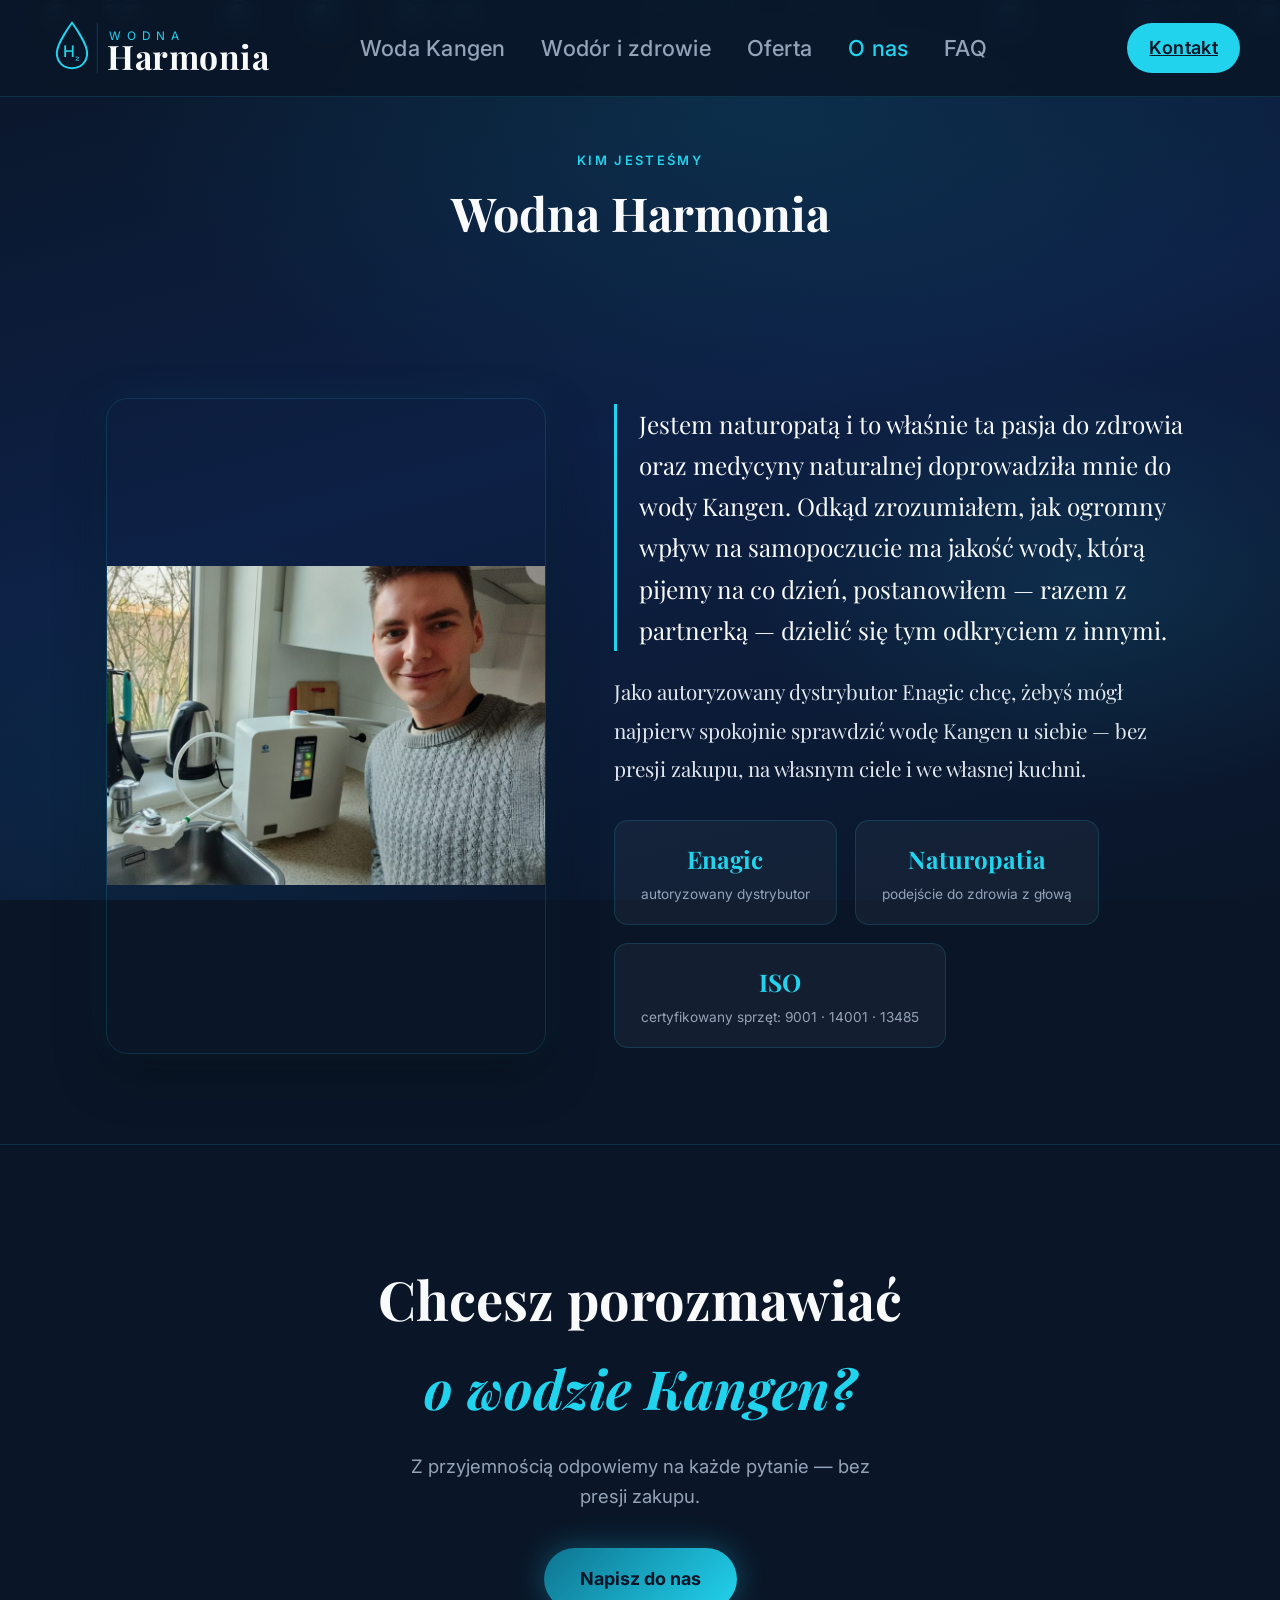
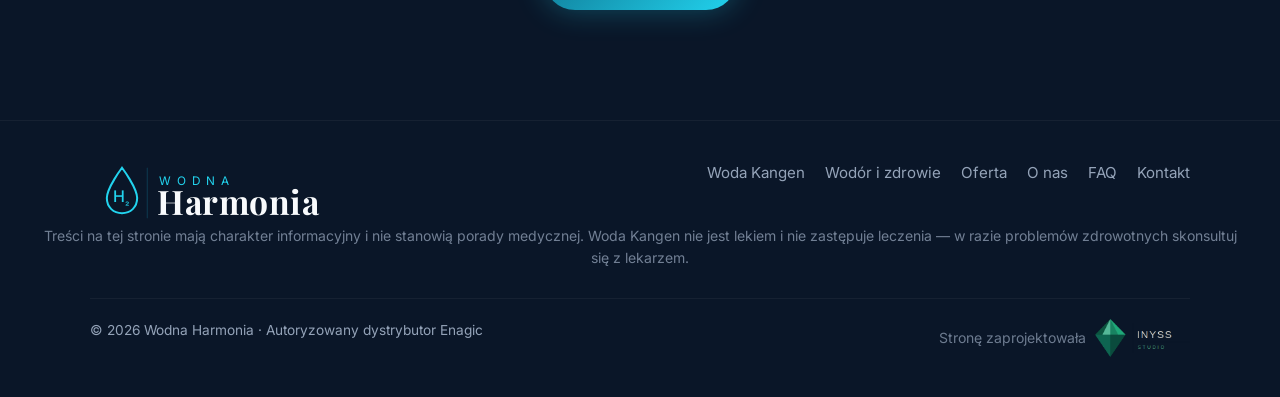
<file: o-nas.html>
<!DOCTYPE html>
<html lang="pl">
<head>
<meta charset="UTF-8">
<meta name="viewport" content="width=device-width, initial-scale=1.0">
<meta name="theme-color" content="#0a1628">
<meta name="robots" content="index, follow">
<title>O nas — autoryzowany dystrybutor Enagic | Wodna Harmonia</title>
<meta name="description" content="Poznaj historię Wodnej Harmonii — dlaczego zainteresowaliśmy się wodą Kangen i jako autoryzowani dystrybutorzy Enagic pomagamy innym domom przejść na wodę bogatą w wodór.">
<link rel="canonical" href="https://wodnaharmonia.pl/o-nas.html">
<link rel="icon" type="image/svg+xml" href="data:image/svg+xml,<svg xmlns='http://www.w3.org/2000/svg' viewBox='0 0 32 32'><rect width='32' height='32' rx='6' fill='%230a1628'/><path d='M16 4 C16 4 8 14 8 19 C8 23.4 11.6 27 16 27 C20.4 27 24 23.4 24 19 C24 14 16 4 16 4Z' fill='none' stroke='%2322d3ee' stroke-width='1.5'/><text x='11' y='21' font-size='9' font-weight='500' fill='%2322d3ee' font-family='Inter,sans-serif'>H</text><text x='18' y='22' font-size='6' fill='%2322d3ee' font-family='Inter,sans-serif'>₂</text></svg>">
<link rel="preconnect" href="https://fonts.googleapis.com">
<link rel="preconnect" href="https://fonts.gstatic.com" crossorigin>
<link rel="preload" as="style" href="https://fonts.googleapis.com/css2?family=Playfair+Display:wght@700;900&family=Inter:wght@300;400;500;600&display=swap"><link href="https://fonts.googleapis.com/css2?family=Playfair+Display:wght@700;900&family=Inter:wght@300;400;500;600&display=swap" rel="stylesheet" media="print" onload="this.media='all'"><noscript><link href="https://fonts.googleapis.com/css2?family=Playfair+Display:wght@700;900&family=Inter:wght@300;400;500;600&display=swap" rel="stylesheet"></noscript>
<link rel="stylesheet" href="assets/styles.css">
<style>
/* O nas — style inline, niezależne od cache/wersji styles.css */
.about-grid{display:grid;grid-template-columns:0.9fr 1.1fr;gap:52px;align-items:center}
.about-photo-wrap{position:relative;max-width:440px;margin:0 auto}
.about-photo-wrap img{width:100%;display:block;border-radius:22px;border:1px solid rgba(34,211,238,0.15);object-fit:contain;box-shadow:0 20px 50px rgba(0,0,0,0.35),0 0 40px rgba(34,211,238,0.08)}
.about-text{text-align:left}
.about-text p{color:#e2e8f0;font-size:1.15rem;line-height:1.85;margin-bottom:22px;font-family:'Playfair Display',Georgia,serif;font-weight:400}
.about-text p:first-child{font-size:1.35rem;line-height:1.7;color:#f8fafc;border-left:3px solid #22d3ee;padding-left:22px}
.about-badges{display:flex;gap:18px;flex-wrap:wrap;margin-top:32px;justify-content:flex-start}
.about-badge{background:rgba(255,255,255,0.04);border:1px solid rgba(34,211,238,0.15);border-radius:14px;padding:18px 26px;text-align:center;min-width:170px}
.about-badge .v{font-family:'Playfair Display',serif;font-size:1.35rem;font-weight:700;color:#22d3ee}
.about-badge .k{font-size:0.76rem;color:#94a3b8;margin-top:4px}
@media(max-width:820px){
  .about-grid{grid-template-columns:1fr;gap:36px}
  .about-text{text-align:center}
  .about-text p:first-child{border-left:none;padding-left:0;border-top:3px solid #22d3ee;padding-top:18px}
  .about-badges{justify-content:center}
}

/* NAV inline */
.nav-logo svg{height:64px !important;width:auto}
.nav-links{display:flex;justify-content:center;align-items:center;gap:36px;text-align:center;margin-left:-90px}
.nav-links a{font-size:1.22rem !important;font-weight:500;letter-spacing:0.01em;color:#94a3b8;text-decoration:none;transition:color 0.2s;white-space:nowrap}
.nav-links a:hover,.nav-links a.active{color:#22d3ee}
@media(max-width:820px){.nav-logo svg{height:52px !important}.nav-links{margin-left:0}.nav-links a{font-size:1.1rem !important;text-align:center}}
/* GLOBALNY ROZMIAR CZCIONKI */
html{font-size:112.5%}
/* NAV mobile fix — Kontakt i hamburger obok siebie */
.nav-right{display:flex;flex-direction:row;align-items:center;flex-wrap:nowrap;gap:10px;justify-self:end}
@media(max-width:880px){
  nav{padding:10px 16px;gap:10px}
  .nav-cta{padding:8px 16px !important;font-size:0.95rem !important;white-space:nowrap}
  .nav-toggle{flex-shrink:0}
}
</style>
<script type="application/ld+json">
{"@context":"https://schema.org","@type":"AboutPage","name":"O nas — Wodna Harmonia","url":"https://wodnaharmonia.pl/o-nas.html","mainEntity":{"@type":"Person","name":"Maksymilian Wadelski","jobTitle":"Naturopata, autoryzowany dystrybutor Enagic","worksFor":{"@type":"Organization","name":"Wodna Harmonia","url":"https://wodnaharmonia.pl/"}}}
</script>
</head>
<body>

<div class="bg-base"></div>
<div class="bubble-field" id="bubbles" aria-hidden="true"></div>

<nav>
  <div class="nav-logo">
    <a href="index.html" aria-label="Wodna Harmonia — strona główna">
      <svg height="50" viewBox="0 0 160 38" fill="none" xmlns="http://www.w3.org/2000/svg">
        <path d="M19 4 C19 4 10 16 10 22 C10 27.5 14 31 19 31 C24 31 28 27.5 28 22 C28 16 19 4 19 4Z" fill="none" stroke="#22d3ee" stroke-width="1.2"/>
        <text x="13.5" y="24.5" font-size="9.5" font-weight="500" fill="#22d3ee" font-family="Inter,sans-serif">H</text>
        <text x="20.5" y="25.5" font-size="6" font-weight="400" fill="#22d3ee" font-family="Inter,sans-serif">₂</text>
        <line x1="34" y1="4" x2="34" y2="34" stroke="#22d3ee" stroke-width="0.4" stroke-opacity="0.3"/>
        <text x="41" y="14" font-size="7" font-weight="400" fill="#22d3ee" font-family="Inter,sans-serif" letter-spacing="3.5">WODNA</text>
        <text x="40" y="32" font-size="20" font-weight="700" fill="#f8fafc" font-family="Playfair Display,Georgia,serif" letter-spacing="0.3">Harmonia</text>
      </svg>
    </a>
  </div>
  <div class="nav-links" id="navLinks">
    <a href="woda-kangen.html">Woda Kangen</a>
    <a href="wodor-i-zdrowie.html">Wodór i zdrowie</a>
    <a href="oferta.html">Oferta</a>
    <a href="o-nas.html" class="active" aria-current="page">O nas</a>
    <a href="faq.html">FAQ</a>
  </div>
  <div class="nav-right">
    <a href="kontakt.html" class="nav-cta">Kontakt</a>
    <button class="nav-toggle" id="navToggle" aria-label="Otwórz menu" aria-expanded="false">
      <span></span><span></span><span></span>
    </button>
  </div>
</nav>

<header class="page-head">
  <div class="container">
    <div class="section-eyebrow">Kim jesteśmy</div>
    <h1 class="section-title">Wodna Harmonia</h1>
  </div>
</header>

<section>
  <div class="container">
    <div class="about-grid">
      <div class="about-photo-wrap">
        <img width="900" height="656" src="[data-uri]" alt="Maksymilian Wadelski z jonizatorem Enagic we własnej kuchni" loading="lazy">
      </div>
      <div class="about-text">
        <p>Jestem naturopatą i to właśnie ta pasja do zdrowia oraz medycyny naturalnej doprowadziła mnie do wody Kangen. Odkąd zrozumiałem, jak ogromny wpływ na samopoczucie ma jakość wody, którą pijemy na co dzień, postanowiłem — razem z partnerką — dzielić się tym odkryciem z innymi.</p>
        <p>Jako autoryzowany dystrybutor Enagic chcę, żebyś mógł najpierw spokojnie sprawdzić wodę Kangen u siebie — bez presji zakupu, na własnym ciele i we własnej kuchni.</p>
        <div class="about-badges">
          <div class="about-badge"><div class="v">Enagic</div><div class="k">autoryzowany dystrybutor</div></div>
          <div class="about-badge"><div class="v">Naturopatia</div><div class="k">podejście do zdrowia z głową</div></div>
          <div class="about-badge"><div class="v">ISO</div><div class="k">certyfikowany sprzęt: 9001 · 14001 · 13485</div></div>
        </div>
      </div>
    </div>
  </div>
</section>

<section class="cta-final divider-top">
  <div class="container">
    <h2>Chcesz porozmawiać<br><em style="color:var(--electric);">o wodzie Kangen?</em></h2>
    <p>Z przyjemnością odpowiemy na każde pytanie — bez presji zakupu.</p>
    <a href="kontakt.html" class="btn-primary">Napisz do nas</a>
  </div>
</section>

<footer>
  <div class="footer-grid">
    <div class="nav-logo">
      <svg height="32" viewBox="0 0 160 38" fill="none" xmlns="http://www.w3.org/2000/svg">
        <path d="M19 4 C19 4 10 16 10 22 C10 27.5 14 31 19 31 C24 31 28 27.5 28 22 C28 16 19 4 19 4Z" fill="none" stroke="#22d3ee" stroke-width="1.2"/>
        <text x="13.5" y="24.5" font-size="9.5" font-weight="500" fill="#22d3ee" font-family="Inter,sans-serif">H</text>
        <text x="20.5" y="25.5" font-size="6" font-weight="400" fill="#22d3ee" font-family="Inter,sans-serif">₂</text>
        <line x1="34" y1="4" x2="34" y2="34" stroke="#22d3ee" stroke-width="0.4" stroke-opacity="0.3"/>
        <text x="41" y="14" font-size="7" font-weight="400" fill="#22d3ee" font-family="Inter,sans-serif" letter-spacing="3.5">WODNA</text>
        <text x="40" y="32" font-size="20" font-weight="700" fill="#f8fafc" font-family="Playfair Display,Georgia,serif" letter-spacing="0.3">Harmonia</text>
      </svg>
    </div>
    <div class="footer-links">
      <a href="woda-kangen.html">Woda Kangen</a>
      <a href="wodor-i-zdrowie.html">Wodór i zdrowie</a>
      <a href="oferta.html">Oferta</a>
      <a href="o-nas.html">O nas</a>
      <a href="faq.html">FAQ</a>
      <a href="kontakt.html">Kontakt</a>
    </div>
  </div>
  <div class="footer-disclaimer" style="font-size:0.78rem;color:rgba(148,163,184,0.75);line-height:1.6;text-align:center;">Treści na tej stronie mają charakter informacyjny i nie stanowią porady medycznej. Woda Kangen nie jest lekiem i nie zastępuje leczenia — w razie problemów zdrowotnych skonsultuj się z lekarzem.</div>
  <div class="footer-bottom">
    <div>© 2026 Wodna Harmonia · Autoryzowany dystrybutor Enagic</div>
    <a href="https://inyss-studio.pl" target="_blank" rel="noopener" class="footer-credit-inline" style="display:inline-flex;align-items:center;gap:9px;text-decoration:none;opacity:0.9;">
      <span style="font-size:0.78rem;color:rgba(148,163,184,0.8);white-space:nowrap;">Stronę zaprojektowała</span>
      <img width="95" height="38" loading="lazy" decoding="async" src="[data-uri]" alt="Inyss Studio">
    </a>
  </div>
</footer>

<script src="assets/script.js" defer></script>
</body>
</html>
</file>
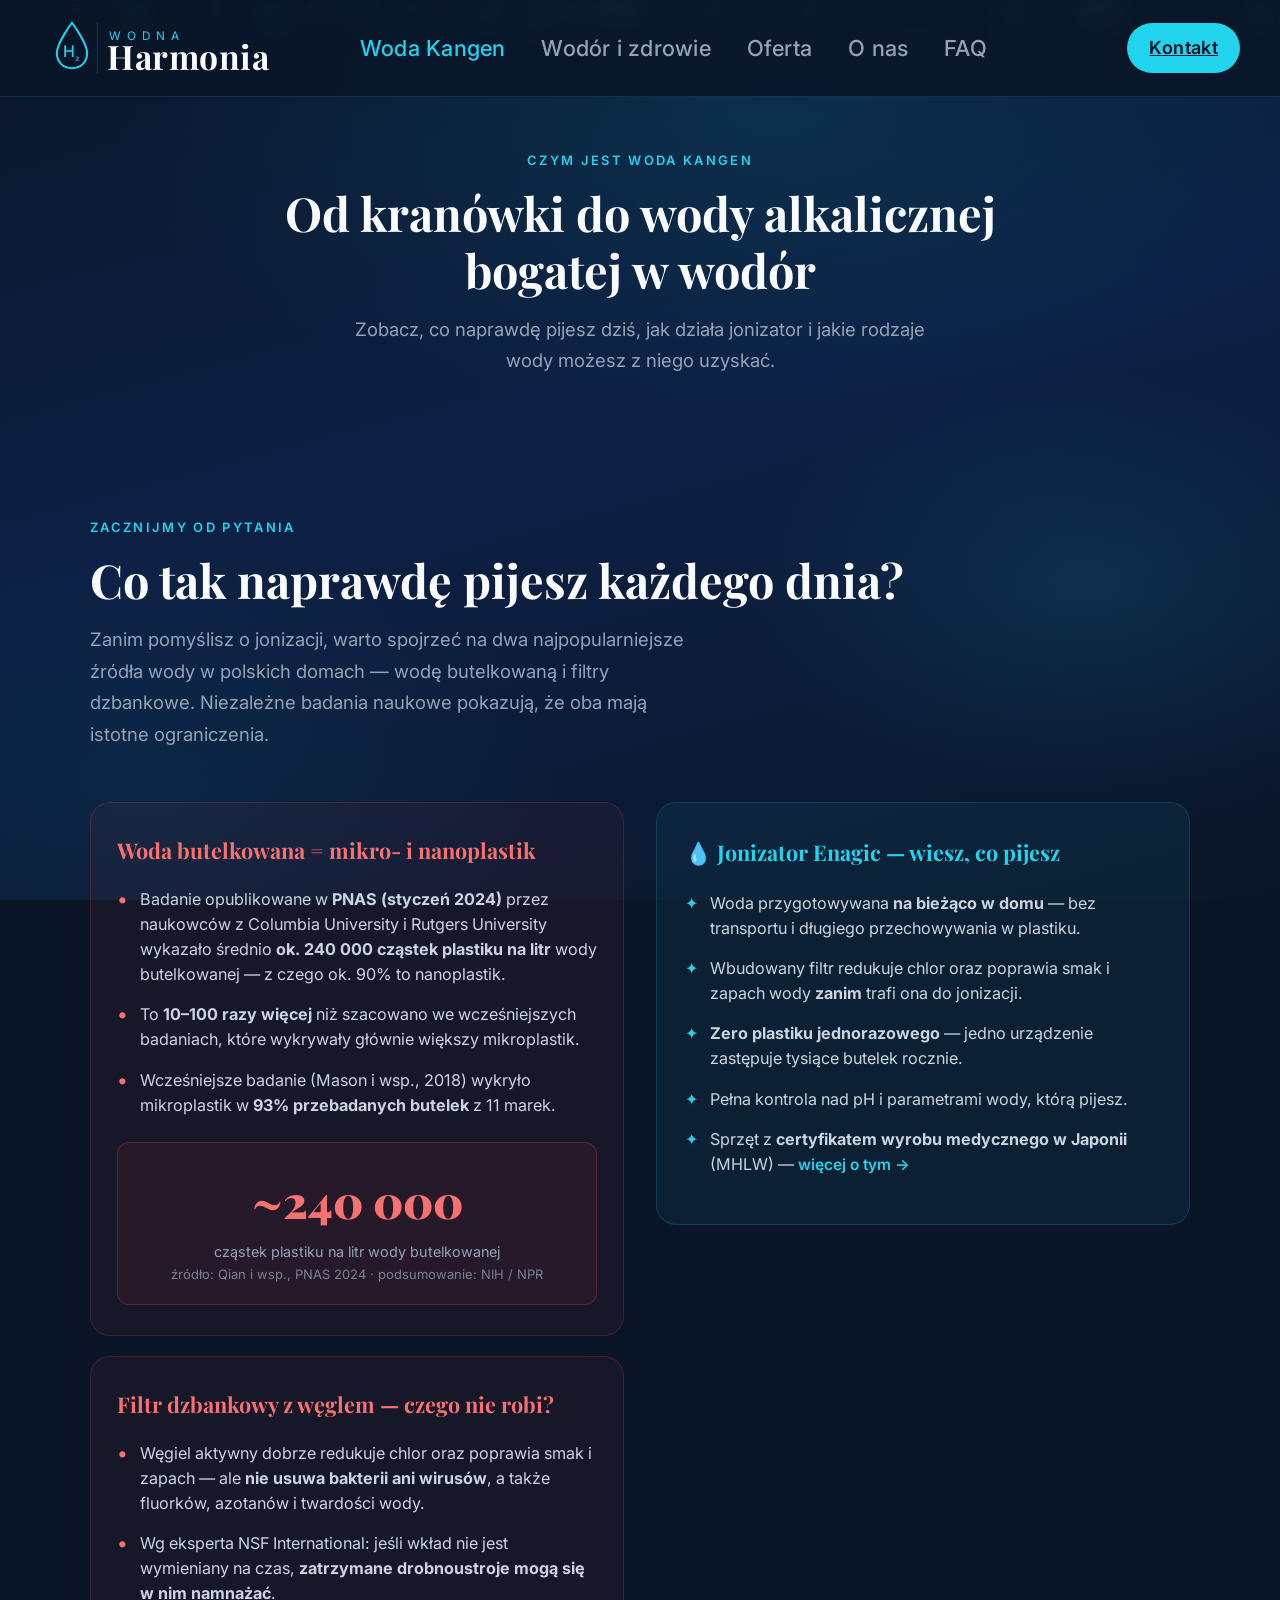
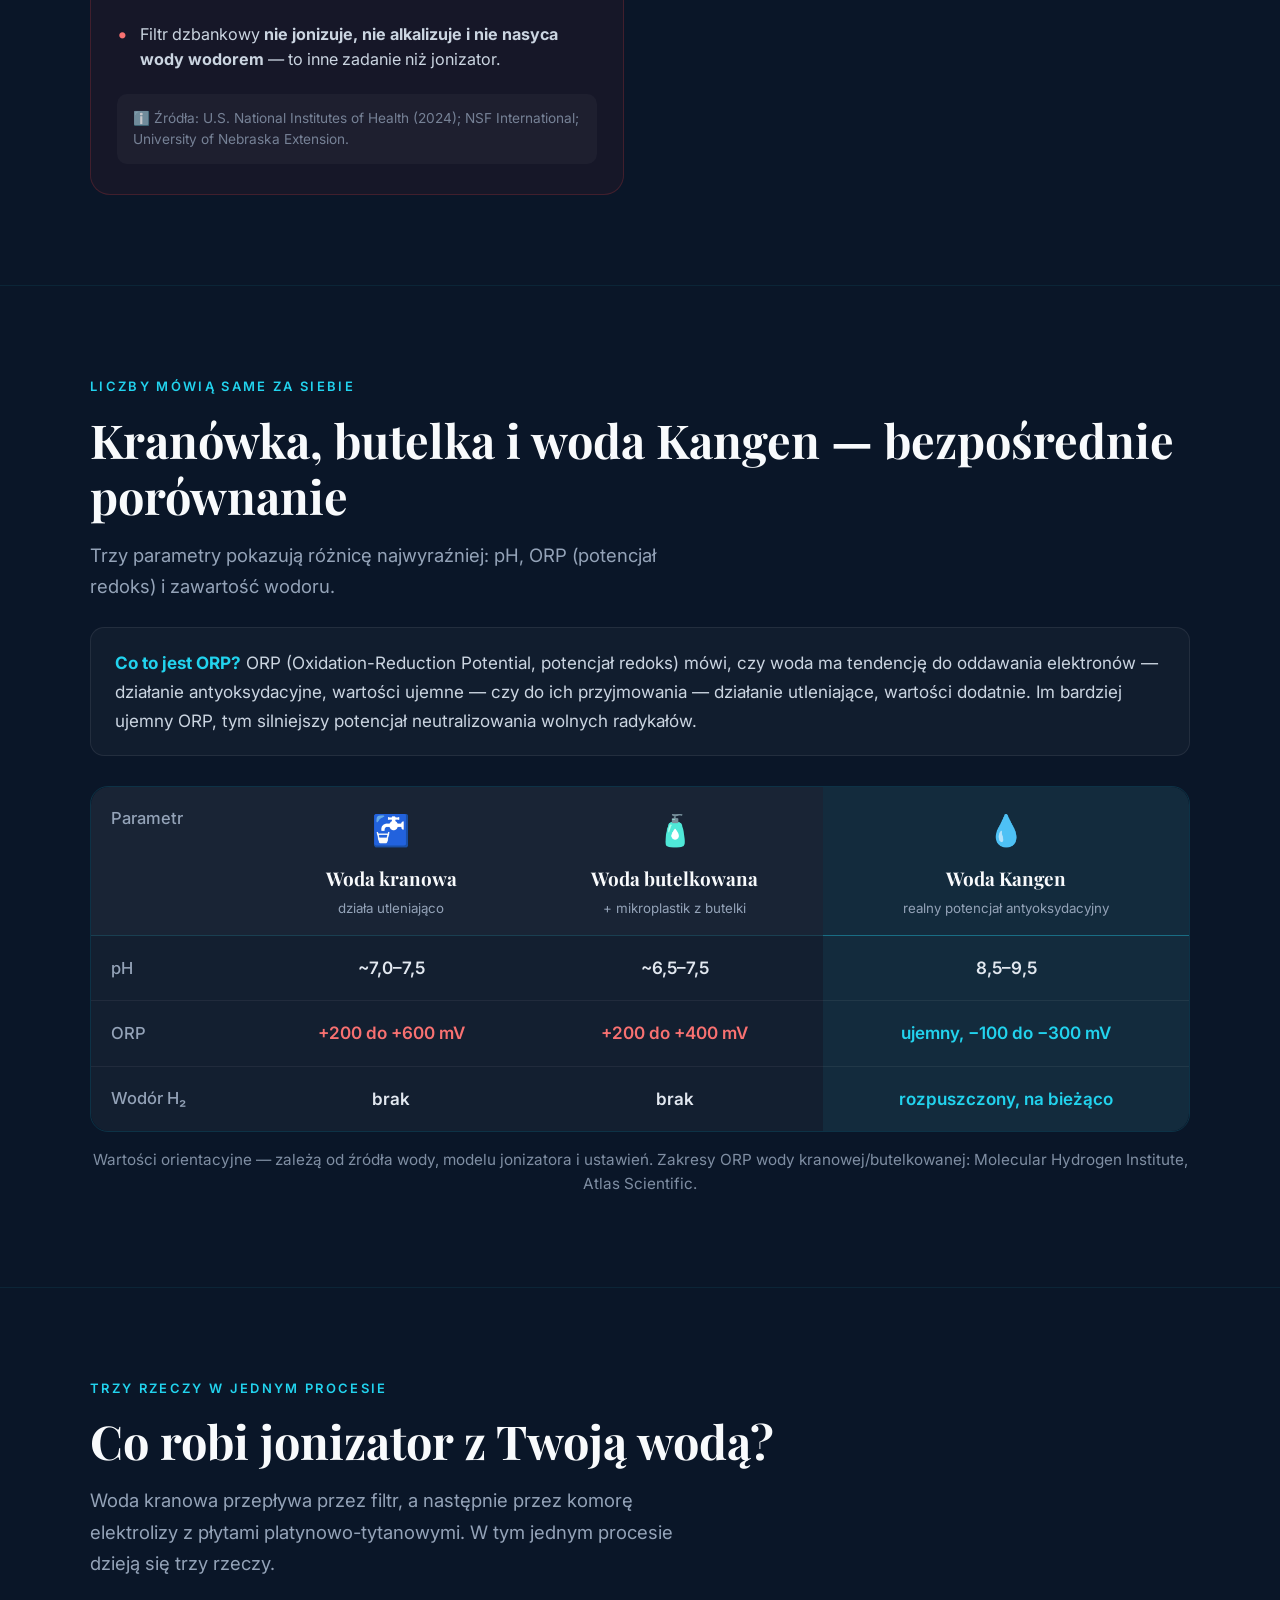
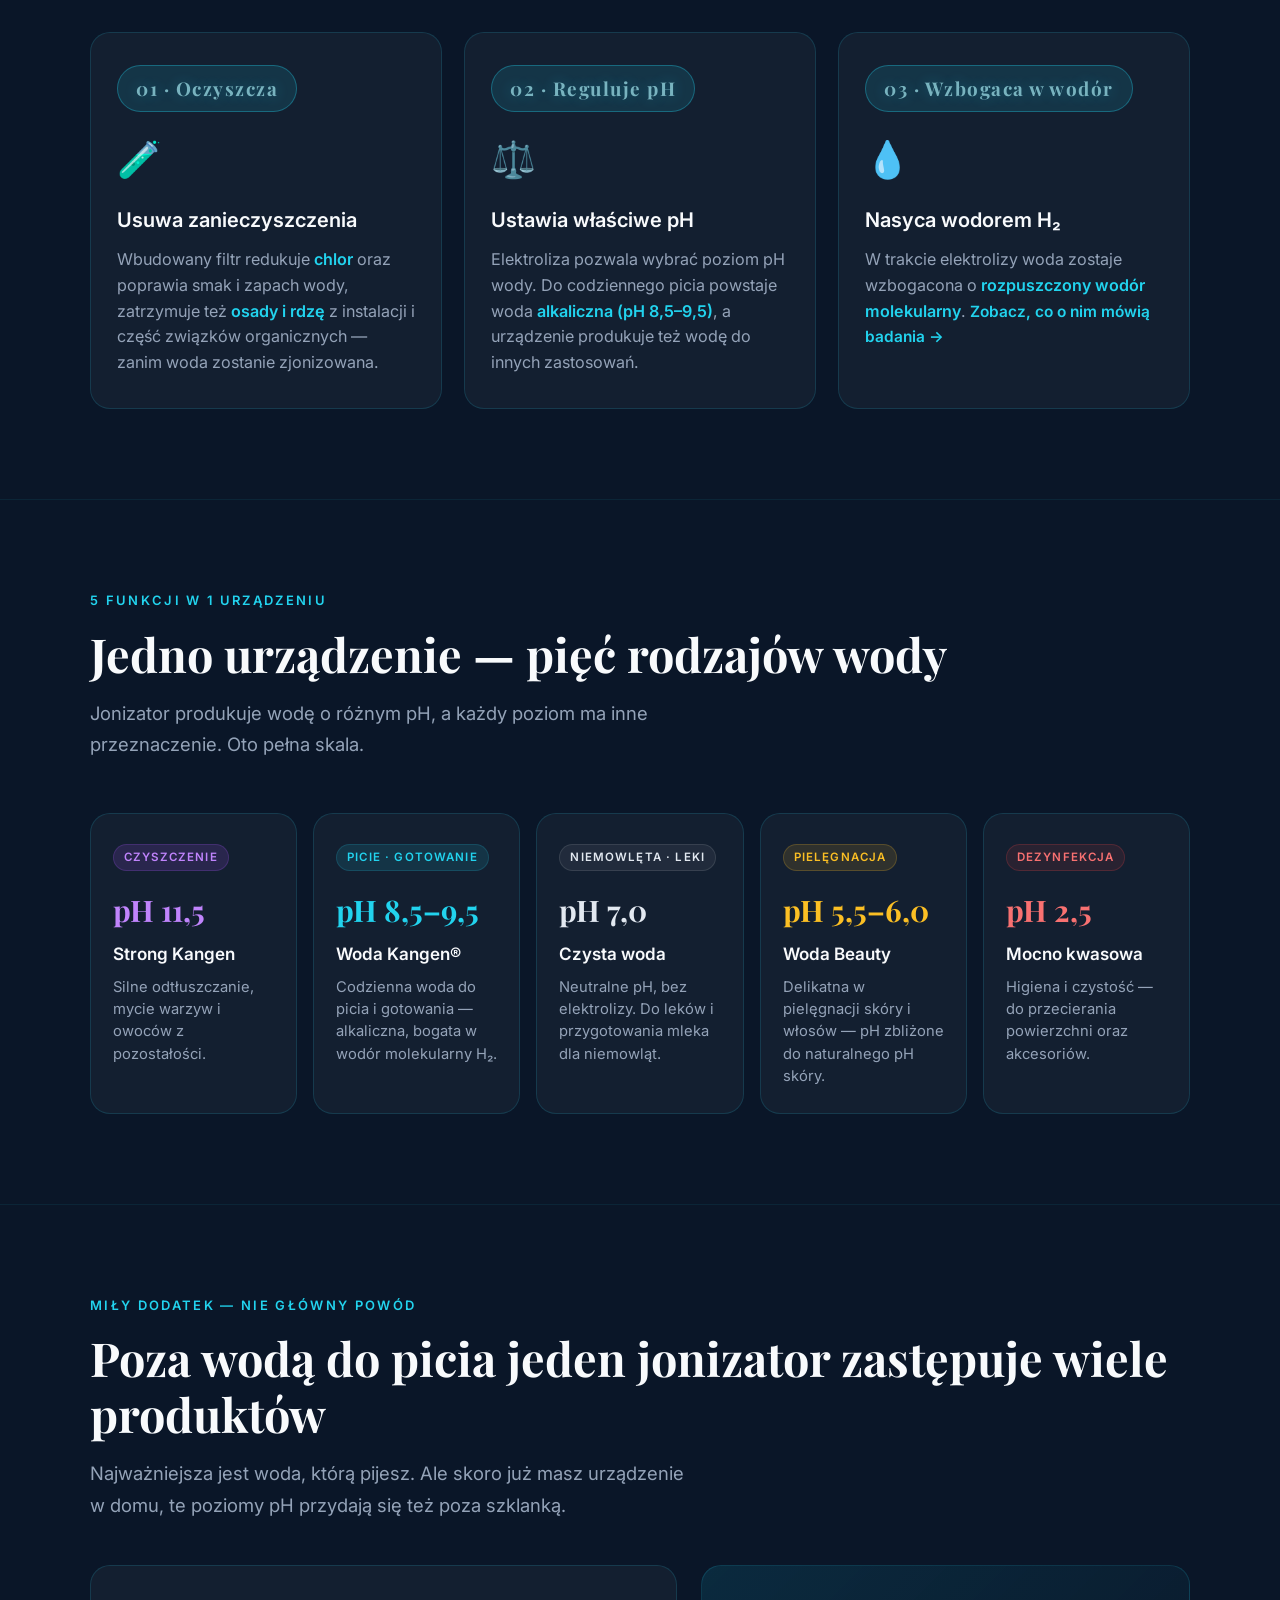
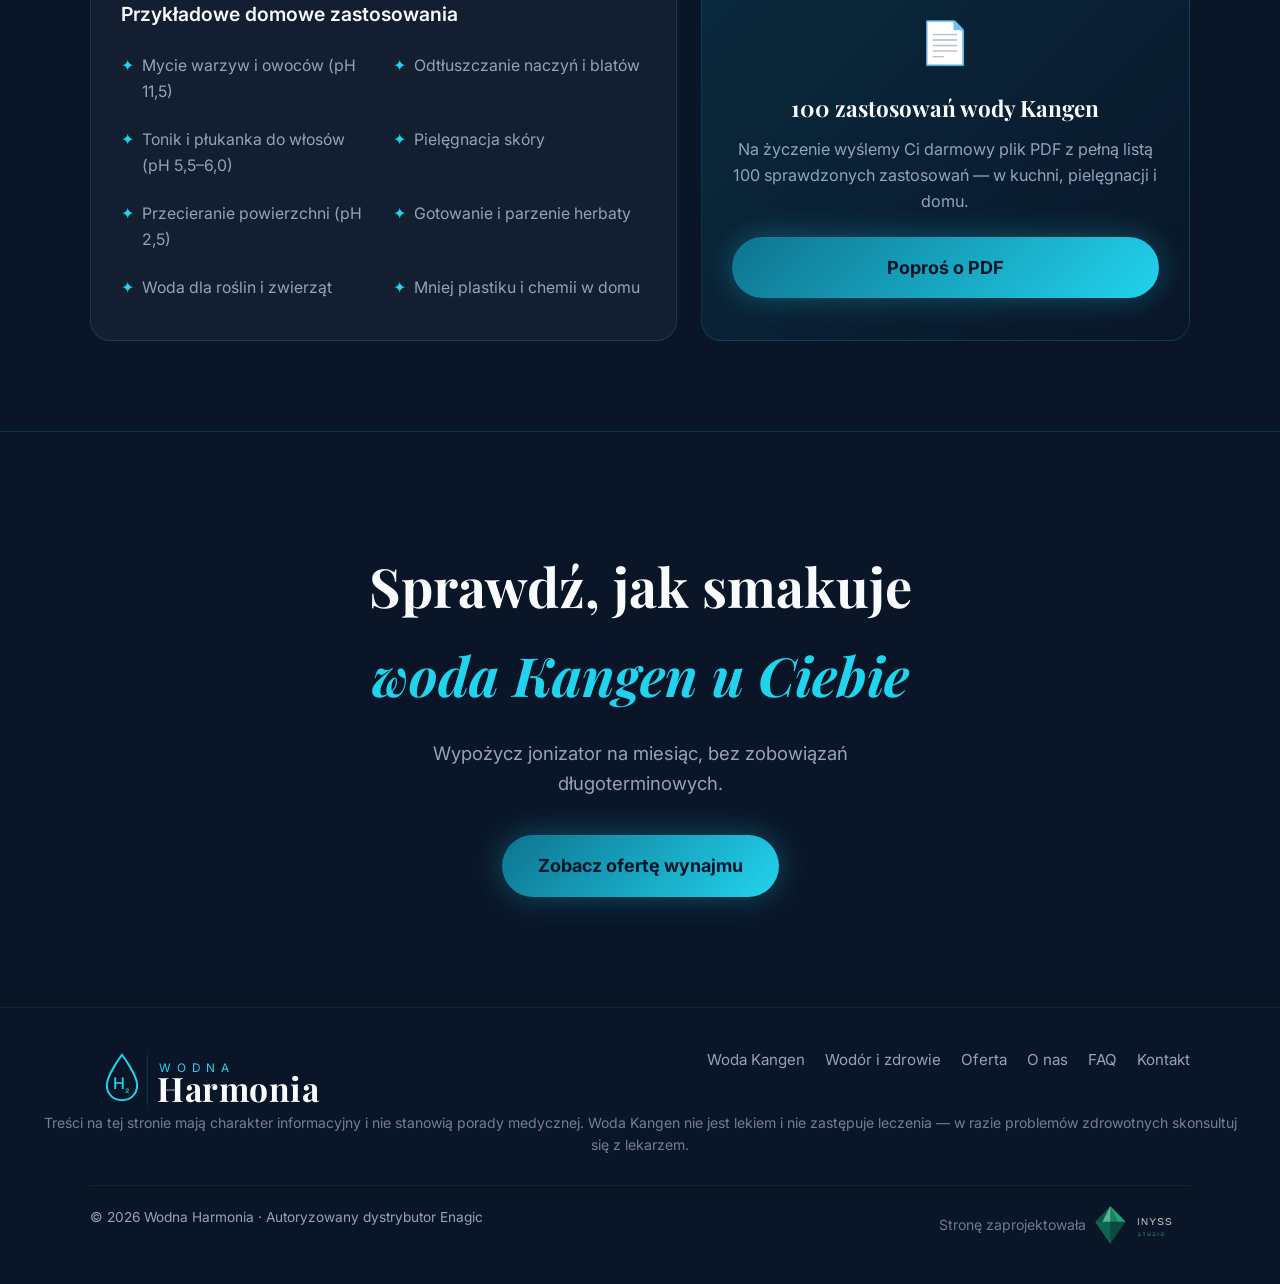
<file: woda-kangen.html>
<!DOCTYPE html>
<html lang="pl">
<head>
<meta charset="UTF-8">
<meta name="viewport" content="width=device-width, initial-scale=1.0">
<meta name="theme-color" content="#0a1628">
<meta name="robots" content="index, follow">
<title>Czym jest woda Kangen? Jak działa jonizator Enagic | Wodna Harmonia</title>
<meta name="description" content="Poznaj proces elektrolizy, 5 rodzajów wody z jonizatora Enagic oraz to, czym woda Kangen różni się od wody butelkowanej i filtrowanej przez dzbanek z węglem aktywnym.">
<meta name="keywords" content="woda kangen, jonizator wody, woda jonizowana, woda alkaliczna, woda wodorowa, jonizator Enagic, 5 rodzajów wody, elektroliza wody, ORP wody, potencjał redoks">
<link rel="canonical" href="https://wodnaharmonia.pl/woda-kangen.html">
<link rel="icon" type="image/svg+xml" href="data:image/svg+xml,<svg xmlns='http://www.w3.org/2000/svg' viewBox='0 0 32 32'><rect width='32' height='32' rx='6' fill='%230a1628'/><path d='M16 4 C16 4 8 14 8 19 C8 23.4 11.6 27 16 27 C20.4 27 24 23.4 24 19 C24 14 16 4 16 4Z' fill='none' stroke='%2322d3ee' stroke-width='1.5'/><text x='11' y='21' font-size='9' font-weight='500' fill='%2322d3ee' font-family='Inter,sans-serif'>H</text><text x='18' y='22' font-size='6' fill='%2322d3ee' font-family='Inter,sans-serif'>₂</text></svg>">
<link rel="preconnect" href="https://fonts.googleapis.com">
<link rel="preconnect" href="https://fonts.gstatic.com" crossorigin>
<link rel="preload" as="style" href="https://fonts.googleapis.com/css2?family=Playfair+Display:wght@700;900&family=Inter:wght@300;400;500;600&display=swap"><link href="https://fonts.googleapis.com/css2?family=Playfair+Display:wght@700;900&family=Inter:wght@300;400;500;600&display=swap" rel="stylesheet" media="print" onload="this.media='all'"><noscript><link href="https://fonts.googleapis.com/css2?family=Playfair+Display:wght@700;900&family=Inter:wght@300;400;500;600&display=swap" rel="stylesheet"></noscript>
<link rel="stylesheet" href="assets/styles.css">
<style>
/* Tabela porównawcza — style inline, niezależne od cache/wersji styles.css */
.compare-table{width:100%;min-width:640px;border-collapse:collapse;background:rgba(255,255,255,0.04);border-radius:18px;overflow:hidden}
.table-scroll{margin-top:30px;overflow-x:auto;-webkit-overflow-scrolling:touch;border-radius:18px;border:1px solid rgba(34,211,238,0.15)}
.compare-table th,.compare-table td{padding:18px 20px;text-align:center;border-bottom:1px solid rgba(255,255,255,0.06)}
.compare-table thead th{vertical-align:top;background:rgba(255,255,255,0.025);border-bottom:1px solid rgba(34,211,238,0.15)}
.compare-table tbody tr:last-child th,.compare-table tbody tr:last-child td{border-bottom:none}
.compare-table th:first-child,.compare-table td:first-child{text-align:left;color:#94a3b8;font-weight:500;font-size:0.92rem;white-space:nowrap}
.compare-table .th-icon{display:block;font-size:1.7rem;margin-bottom:8px}
.compare-table .th-name{display:block;font-family:'Playfair Display',serif;font-weight:700;font-size:1.05rem;color:#f8fafc;margin-bottom:4px}
.compare-table .th-note{display:block;font-size:0.74rem;color:#94a3b8;font-weight:400;line-height:1.4}
.compare-table td{font-size:0.95rem;font-weight:600;color:#e2e8f0}
.compare-table .featured-col{background:rgba(34,211,238,0.07)}
.compare-table thead .featured-col{border-bottom:1px solid rgba(34,211,238,0.4)}
.compare-table .pos-good{color:#22d3ee !important}
.compare-table .neg-bad{color:#f87171 !important}
.compare-note{margin-top:16px;font-size:0.85rem;color:rgba(148,163,184,0.85);line-height:1.6;text-align:center}
.orp-explain{margin-top:24px;padding:20px 24px;background:rgba(255,255,255,0.03);border:1px solid rgba(255,255,255,0.08);border-radius:14px;font-size:0.95rem;color:#cbd5e1;line-height:1.7}
.orp-explain strong{color:#22d3ee}

/* NAV inline */
.nav-logo svg{height:64px !important;width:auto}
.nav-links{display:flex;justify-content:center;align-items:center;gap:36px;text-align:center;margin-left:-90px}
.nav-links a{font-size:1.22rem !important;font-weight:500;letter-spacing:0.01em;color:#94a3b8;text-decoration:none;transition:color 0.2s;white-space:nowrap}
.nav-links a:hover,.nav-links a.active{color:#22d3ee}
@media(max-width:820px){.nav-logo svg{height:52px !important}.nav-links{margin-left:0}.nav-links a{font-size:1.1rem !important;text-align:center}}
/* GLOBALNY ROZMIAR CZCIONKI */
html{font-size:112.5%}
/* CORE-STEP kontrast */
.core-step{display:inline-block;font-family:'Playfair Display',serif;font-size:1.05rem;font-weight:700;color:#a5f3fc;letter-spacing:0.08em;margin-bottom:18px;background:rgba(34,211,238,0.18);border:1px solid rgba(34,211,238,0.5);padding:7px 18px;border-radius:50px;text-shadow:0 0 12px rgba(34,211,238,0.4)}
/* NAV mobile fix — Kontakt i hamburger obok siebie */
.nav-right{display:flex;flex-direction:row;align-items:center;flex-wrap:nowrap;gap:10px;justify-self:end}
@media(max-width:880px){
  nav{padding:10px 16px;gap:10px}
  .nav-cta{padding:8px 16px !important;font-size:0.95rem !important;white-space:nowrap}
  .nav-toggle{flex-shrink:0}
}
</style>
<script type="application/ld+json">
{"@context": "https://schema.org", "@type": "Article", "headline": "Czym jest woda Kangen? Jonizator Enagic, pH i ORP", "description": "Jak działa jonizator Enagic: filtracja, elektroliza, pH 8,5–9,5, ujemny ORP i wodór molekularny. Porównanie z kranówką i wodą butelkowaną.", "inLanguage": "pl-PL", "url": "https://wodnaharmonia.pl/woda-kangen.html", "author": {"@type": "Person", "name": "Maksymilian Wadelski"}, "publisher": {"@type": "Organization", "name": "Wodna Harmonia", "url": "https://wodnaharmonia.pl/"}}
</script>
</head>
<body>

<div class="bg-base"></div>
<div class="bubble-field" id="bubbles" aria-hidden="true"></div>

<nav>
  <div class="nav-logo">
    <a href="index.html" aria-label="Wodna Harmonia — strona główna">
      <svg height="50" viewBox="0 0 160 38" fill="none" xmlns="http://www.w3.org/2000/svg">
        <path d="M19 4 C19 4 10 16 10 22 C10 27.5 14 31 19 31 C24 31 28 27.5 28 22 C28 16 19 4 19 4Z" fill="none" stroke="#22d3ee" stroke-width="1.2"/>
        <text x="13.5" y="24.5" font-size="9.5" font-weight="500" fill="#22d3ee" font-family="Inter,sans-serif">H</text>
        <text x="20.5" y="25.5" font-size="6" font-weight="400" fill="#22d3ee" font-family="Inter,sans-serif">₂</text>
        <line x1="34" y1="4" x2="34" y2="34" stroke="#22d3ee" stroke-width="0.4" stroke-opacity="0.3"/>
        <text x="41" y="14" font-size="7" font-weight="400" fill="#22d3ee" font-family="Inter,sans-serif" letter-spacing="3.5">WODNA</text>
        <text x="40" y="32" font-size="20" font-weight="700" fill="#f8fafc" font-family="Playfair Display,Georgia,serif" letter-spacing="0.3">Harmonia</text>
      </svg>
    </a>
  </div>
  <div class="nav-links" id="navLinks">
    <a href="woda-kangen.html" class="active" aria-current="page">Woda Kangen</a>
    <a href="wodor-i-zdrowie.html">Wodór i zdrowie</a>
    <a href="oferta.html">Oferta</a>
    <a href="o-nas.html">O nas</a>
    <a href="faq.html">FAQ</a>
  </div>
  <div class="nav-right">
    <a href="kontakt.html" class="nav-cta">Kontakt</a>
    <button class="nav-toggle" id="navToggle" aria-label="Otwórz menu" aria-expanded="false">
      <span></span><span></span><span></span>
    </button>
  </div>
</nav>

<header class="page-head">
  <div class="container">
    <div class="section-eyebrow">Czym jest woda Kangen</div>
    <h1 class="section-title">Od kranówki do wody alkalicznej bogatej w wodór</h1>
    <p class="section-lead">Zobacz, co naprawdę pijesz dziś, jak działa jonizator i jakie rodzaje wody możesz z niego uzyskać.</p>
  </div>
</header>

<!-- PROBLEM: CO PIJESZ -->
<section id="problem">
  <div class="container">
    <div class="section-eyebrow">Zacznijmy od pytania</div>
    <h2 class="section-title">Co tak naprawdę pijesz każdego dnia?</h2>
    <p class="section-lead">Zanim pomyślisz o jonizacji, warto spojrzeć na dwa najpopularniejsze źródła wody w polskich domach — wodę butelkowaną i filtry dzbankowe. Niezależne badania naukowe pokazują, że oba mają istotne ograniczenia.</p>

    <div class="danger-grid">
      <div>
        <div class="danger-card">
          <h3>Woda butelkowana = mikro- i nanoplastik</h3>
          <div class="danger-item"><span class="danger-dot">•</span><span>Badanie opublikowane w <strong>PNAS (styczeń 2024)</strong> przez naukowców z Columbia University i Rutgers University wykazało średnio <strong>ok. 240 000 cząstek plastiku na litr</strong> wody butelkowanej — z czego ok. 90% to nanoplastik.</span></div>
          <div class="danger-item"><span class="danger-dot">•</span><span>To <strong>10–100 razy więcej</strong> niż szacowano we wcześniejszych badaniach, które wykrywały głównie większy mikroplastik.</span></div>
          <div class="danger-item"><span class="danger-dot">•</span><span>Wcześniejsze badanie (Mason i wsp., 2018) wykryło mikroplastik w <strong>93% przebadanych butelek</strong> z 11 marek.</span></div>
          <div class="stat-highlight">
            <div class="big">~240 000</div>
            <div class="label">cząstek plastiku na litr wody butelkowanej<br><span style="font-size:0.72rem;opacity:0.75">źródło: Qian i wsp., PNAS 2024 · podsumowanie: NIH / NPR</span></div>
          </div>
        </div>

        <div class="danger-card" style="margin-top:20px;">
          <h3>Filtr dzbankowy z węglem — czego nie robi?</h3>
          <div class="danger-item"><span class="danger-dot">•</span><span>Węgiel aktywny dobrze redukuje chlor oraz poprawia smak i zapach — ale <strong>nie usuwa bakterii ani wirusów</strong>, a także fluorków, azotanów i twardości wody.</span></div>
          <div class="danger-item"><span class="danger-dot">•</span><span>Wg eksperta NSF International: jeśli wkład nie jest wymieniany na czas, <strong>zatrzymane drobnoustroje mogą się w nim namnażać</strong>.</span></div>
          <div class="danger-item"><span class="danger-dot">•</span><span>Filtr dzbankowy <strong>nie jonizuje, nie alkalizuje i nie nasyca wody wodorem</strong> — to inne zadanie niż jonizator.</span></div>
          <div class="source-note">ℹ️ Źródła: U.S. National Institutes of Health (2024); NSF International; University of Nebraska Extension.</div>
        </div>
      </div>

      <div class="safe-card" style="position:sticky; top:90px;">
        <h3>💧 Jonizator Enagic — wiesz, co pijesz</h3>
        <div class="safe-item"><span class="safe-dot">✦</span><span>Woda przygotowywana <strong>na bieżąco w domu</strong> — bez transportu i długiego przechowywania w plastiku.</span></div>
        <div class="safe-item"><span class="safe-dot">✦</span><span>Wbudowany filtr redukuje chlor oraz poprawia smak i zapach wody <strong>zanim</strong> trafi ona do jonizacji.</span></div>
        <div class="safe-item"><span class="safe-dot">✦</span><span><strong>Zero plastiku jednorazowego</strong> — jedno urządzenie zastępuje tysiące butelek rocznie.</span></div>
        <div class="safe-item"><span class="safe-dot">✦</span><span>Pełna kontrola nad pH i parametrami wody, którą pijesz.</span></div>
        <div class="safe-item"><span class="safe-dot">✦</span><span>Sprzęt z <strong>certyfikatem wyrobu medycznego w Japonii</strong> (MHLW) — <a href="wodor-i-zdrowie.html#japonia" class="teaser-link" style="font-size:0.86rem;">więcej o tym →</a></span></div>
      </div>
    </div>
  </div>
</section>

<!-- POROWNANIE: pH, ORP, WODOR -->
<section id="porownanie" class="divider-top">
  <div class="container">
    <div class="section-eyebrow">Liczby mówią same za siebie</div>
    <h2 class="section-title">Kranówka, butelka i woda Kangen — bezpośrednie porównanie</h2>
    <p class="section-lead">Trzy parametry pokazują różnicę najwyraźniej: pH, ORP (potencjał redoks) i zawartość wodoru.</p>

    <div class="orp-explain">
      <strong>Co to jest ORP?</strong> ORP (Oxidation-Reduction Potential, potencjał redoks) mówi, czy woda ma tendencję do oddawania elektronów — działanie antyoksydacyjne, wartości ujemne — czy do ich przyjmowania — działanie utleniające, wartości dodatnie. Im bardziej ujemny ORP, tym silniejszy potencjał neutralizowania wolnych radykałów.
    </div>

    <div class="table-scroll">
      <table class="compare-table">
        <thead>
          <tr>
            <th>Parametr</th>
            <th>
              <span class="th-icon">🚰</span>
              <span class="th-name">Woda kranowa</span>
              <span class="th-note">działa utleniająco</span>
            </th>
            <th>
              <span class="th-icon">🧴</span>
              <span class="th-name">Woda butelkowana</span>
              <span class="th-note">+ mikroplastik z butelki</span>
            </th>
            <th class="featured-col">
              <span class="th-icon">💧</span>
              <span class="th-name">Woda Kangen</span>
              <span class="th-note">realny potencjał antyoksydacyjny</span>
            </th>
          </tr>
        </thead>
        <tbody>
          <tr>
            <td>pH</td>
            <td>~7,0–7,5</td>
            <td>~6,5–7,5</td>
            <td class="featured-col">8,5–9,5</td>
          </tr>
          <tr>
            <td>ORP</td>
            <td class="neg-bad">+200 do +600 mV</td>
            <td class="neg-bad">+200 do +400 mV</td>
            <td class="featured-col pos-good">ujemny, −100 do −300 mV</td>
          </tr>
          <tr>
            <td>Wodór H₂</td>
            <td>brak</td>
            <td>brak</td>
            <td class="featured-col pos-good">rozpuszczony, na bieżąco</td>
          </tr>
        </tbody>
      </table>
    </div>
    <div class="compare-note">Wartości orientacyjne — zależą od źródła wody, modelu jonizatora i ustawień. Zakresy ORP wody kranowej/butelkowanej: Molecular Hydrogen Institute, Atlas Scientific.</div>
  </div>
</section>

<!-- JAK DZIAŁA JONIZATOR -->
<section id="jak-dziala" class="divider-top">
  <div class="container">
    <div class="section-eyebrow">Trzy rzeczy w jednym procesie</div>
    <h2 class="section-title">Co robi jonizator z Twoją wodą?</h2>
    <p class="section-lead">Woda kranowa przepływa przez filtr, a następnie przez komorę elektrolizy z płytami platynowo-tytanowymi. W tym jednym procesie dzieją się trzy rzeczy.</p>

    <div class="core-grid">
      <div class="core-card">
        <div class="core-step">01 · Oczyszcza</div>
        <div class="core-icon">🧪</div>
        <h3>Usuwa zanieczyszczenia</h3>
        <p>Wbudowany filtr redukuje <span class="accent">chlor</span> oraz poprawia smak i zapach wody, zatrzymuje też <span class="accent">osady i rdzę</span> z instalacji i część związków organicznych — zanim woda zostanie zjonizowana.</p>
      </div>
      <div class="core-card">
        <div class="core-step">02 · Reguluje pH</div>
        <div class="core-icon">⚖️</div>
        <h3>Ustawia właściwe pH</h3>
        <p>Elektroliza pozwala wybrać poziom pH wody. Do codziennego picia powstaje woda <span class="accent">alkaliczna (pH 8,5–9,5)</span>, a urządzenie produkuje też wodę do innych zastosowań.</p>
      </div>
      <div class="core-card">
        <div class="core-step">03 · Wzbogaca w wodór</div>
        <div class="core-icon">💧</div>
        <h3>Nasyca wodorem H₂</h3>
        <p>W trakcie elektrolizy woda zostaje wzbogacona o <span class="accent">rozpuszczony wodór molekularny</span>. <a href="wodor-i-zdrowie.html" class="teaser-link" style="font-size:0.86rem;">Zobacz, co o nim mówią badania →</a></p>
      </div>
    </div>
  </div>
</section>

<!-- 5 RODZAJÓW WODY -->
<section id="wody" class="divider-top">
  <div class="container">
    <div class="section-eyebrow">5 funkcji w 1 urządzeniu</div>
    <h2 class="section-title">Jedno urządzenie — pięć rodzajów wody</h2>
    <p class="section-lead">Jonizator produkuje wodę o różnym pH, a każdy poziom ma inne przeznaczenie. Oto pełna skala.</p>

    <div class="waters-grid">
      <div class="water-card">
        <div class="water-tag" style="background:rgba(168,85,247,0.15);color:#c084fc;border:1px solid rgba(168,85,247,0.2);">Czyszczenie</div>
        <div class="water-ph" style="color:#c084fc;">pH 11,5</div>
        <div class="water-name">Strong Kangen</div>
        <div class="water-use">Silne odtłuszczanie, mycie warzyw i owoców z pozostałości.</div>
      </div>
      <div class="water-card">
        <div class="water-tag" style="background:rgba(34,211,238,0.12);color:var(--electric);border:1px solid var(--border);">Picie · Gotowanie</div>
        <div class="water-ph" style="color:var(--electric);">pH 8,5–9,5</div>
        <div class="water-name">Woda Kangen®</div>
        <div class="water-use">Codzienna woda do picia i gotowania — alkaliczna, bogata w wodór molekularny H₂.</div>
      </div>
      <div class="water-card">
        <div class="water-tag" style="background:rgba(255,255,255,0.06);color:#e2e8f0;border:1px solid rgba(255,255,255,0.1);">Niemowlęta · Leki</div>
        <div class="water-ph" style="color:#e2e8f0;">pH 7,0</div>
        <div class="water-name">Czysta woda</div>
        <div class="water-use">Neutralne pH, bez elektrolizy. Do leków i przygotowania mleka dla niemowląt.</div>
      </div>
      <div class="water-card">
        <div class="water-tag" style="background:rgba(251,191,36,0.12);color:#fbbf24;border:1px solid rgba(251,191,36,0.2);">Pielęgnacja</div>
        <div class="water-ph" style="color:#fbbf24;">pH 5,5–6,0</div>
        <div class="water-name">Woda Beauty</div>
        <div class="water-use">Delikatna w pielęgnacji skóry i włosów — pH zbliżone do naturalnego pH skóry.</div>
      </div>
      <div class="water-card">
        <div class="water-tag" style="background:rgba(239,68,68,0.1);color:#f87171;border:1px solid rgba(239,68,68,0.2);">Dezynfekcja</div>
        <div class="water-ph" style="color:#f87171;">pH 2,5</div>
        <div class="water-name">Mocno kwasowa</div>
        <div class="water-use">Higiena i czystość — do przecierania powierzchni oraz akcesoriów.</div>
      </div>
    </div>
  </div>
</section>

<!-- DODATKOWE ZASTOSOWANIA + PDF -->
<section id="zastosowania" class="divider-top">
  <div class="container">
    <div class="section-eyebrow">Miły dodatek — nie główny powód</div>
    <h2 class="section-title">Poza wodą do picia jeden jonizator zastępuje wiele produktów</h2>
    <p class="section-lead">Najważniejsza jest woda, którą pijesz. Ale skoro już masz urządzenie w domu, te poziomy pH przydają się też poza szklanką.</p>

    <div class="bonus-wrap">
      <div class="bonus-card">
        <h3>Przykładowe domowe zastosowania</h3>
        <div class="bonus-list">
          <div>Mycie warzyw i owoców (pH 11,5)</div>
          <div>Odtłuszczanie naczyń i blatów</div>
          <div>Tonik i płukanka do włosów (pH 5,5–6,0)</div>
          <div>Pielęgnacja skóry</div>
          <div>Przecieranie powierzchni (pH 2,5)</div>
          <div>Gotowanie i parzenie herbaty</div>
          <div>Woda dla roślin i zwierząt</div>
          <div>Mniej plastiku i chemii w domu</div>
        </div>
      </div>
      <div class="pdf-card">
        <div class="ic">📄</div>
        <h3>100 zastosowań wody Kangen</h3>
        <p>Na życzenie wyślemy Ci darmowy plik PDF z pełną listą 100 sprawdzonych zastosowań — w kuchni, pielęgnacji i domu.</p>
        <a href="kontakt.html" class="btn-primary">Poproś o PDF</a>
      </div>
    </div>
  </div>
</section>

<section class="cta-final divider-top">
  <div class="container">
    <h2>Sprawdź, jak smakuje<br><em style="color:var(--electric);">woda Kangen u Ciebie</em></h2>
    <p>Wypożycz jonizator na miesiąc, bez zobowiązań długoterminowych.</p>
    <a href="oferta.html" class="btn-primary">Zobacz ofertę wynajmu</a>
  </div>
</section>

<footer>
  <div class="footer-grid">
    <div class="nav-logo">
      <svg height="32" viewBox="0 0 160 38" fill="none" xmlns="http://www.w3.org/2000/svg">
        <path d="M19 4 C19 4 10 16 10 22 C10 27.5 14 31 19 31 C24 31 28 27.5 28 22 C28 16 19 4 19 4Z" fill="none" stroke="#22d3ee" stroke-width="1.2"/>
        <text x="13.5" y="24.5" font-size="9.5" font-weight="500" fill="#22d3ee" font-family="Inter,sans-serif">H</text>
        <text x="20.5" y="25.5" font-size="6" font-weight="400" fill="#22d3ee" font-family="Inter,sans-serif">₂</text>
        <line x1="34" y1="4" x2="34" y2="34" stroke="#22d3ee" stroke-width="0.4" stroke-opacity="0.3"/>
        <text x="41" y="14" font-size="7" font-weight="400" fill="#22d3ee" font-family="Inter,sans-serif" letter-spacing="3.5">WODNA</text>
        <text x="40" y="32" font-size="20" font-weight="700" fill="#f8fafc" font-family="Playfair Display,Georgia,serif" letter-spacing="0.3">Harmonia</text>
      </svg>
    </div>
    <div class="footer-links">
      <a href="woda-kangen.html">Woda Kangen</a>
      <a href="wodor-i-zdrowie.html">Wodór i zdrowie</a>
      <a href="oferta.html">Oferta</a>
      <a href="o-nas.html">O nas</a>
      <a href="faq.html">FAQ</a>
      <a href="kontakt.html">Kontakt</a>
    </div>
  </div>
  <div class="footer-disclaimer" style="font-size:0.78rem;color:rgba(148,163,184,0.75);line-height:1.6;text-align:center;">Treści na tej stronie mają charakter informacyjny i nie stanowią porady medycznej. Woda Kangen nie jest lekiem i nie zastępuje leczenia — w razie problemów zdrowotnych skonsultuj się z lekarzem.</div>
  <div class="footer-bottom">
    <div>© 2026 Wodna Harmonia · Autoryzowany dystrybutor Enagic</div>
    <a href="https://inyss-studio.pl" target="_blank" rel="noopener" class="footer-credit-inline" style="display:inline-flex;align-items:center;gap:9px;text-decoration:none;opacity:0.9;">
      <span style="font-size:0.78rem;color:rgba(148,163,184,0.8);white-space:nowrap;">Stronę zaprojektowała</span>
      <img width="95" height="38" loading="lazy" decoding="async" src="[data-uri]" alt="Inyss Studio">
    </a>
  </div>
</footer>

<script src="assets/script.js" defer></script>
</body>
</html>
</file>
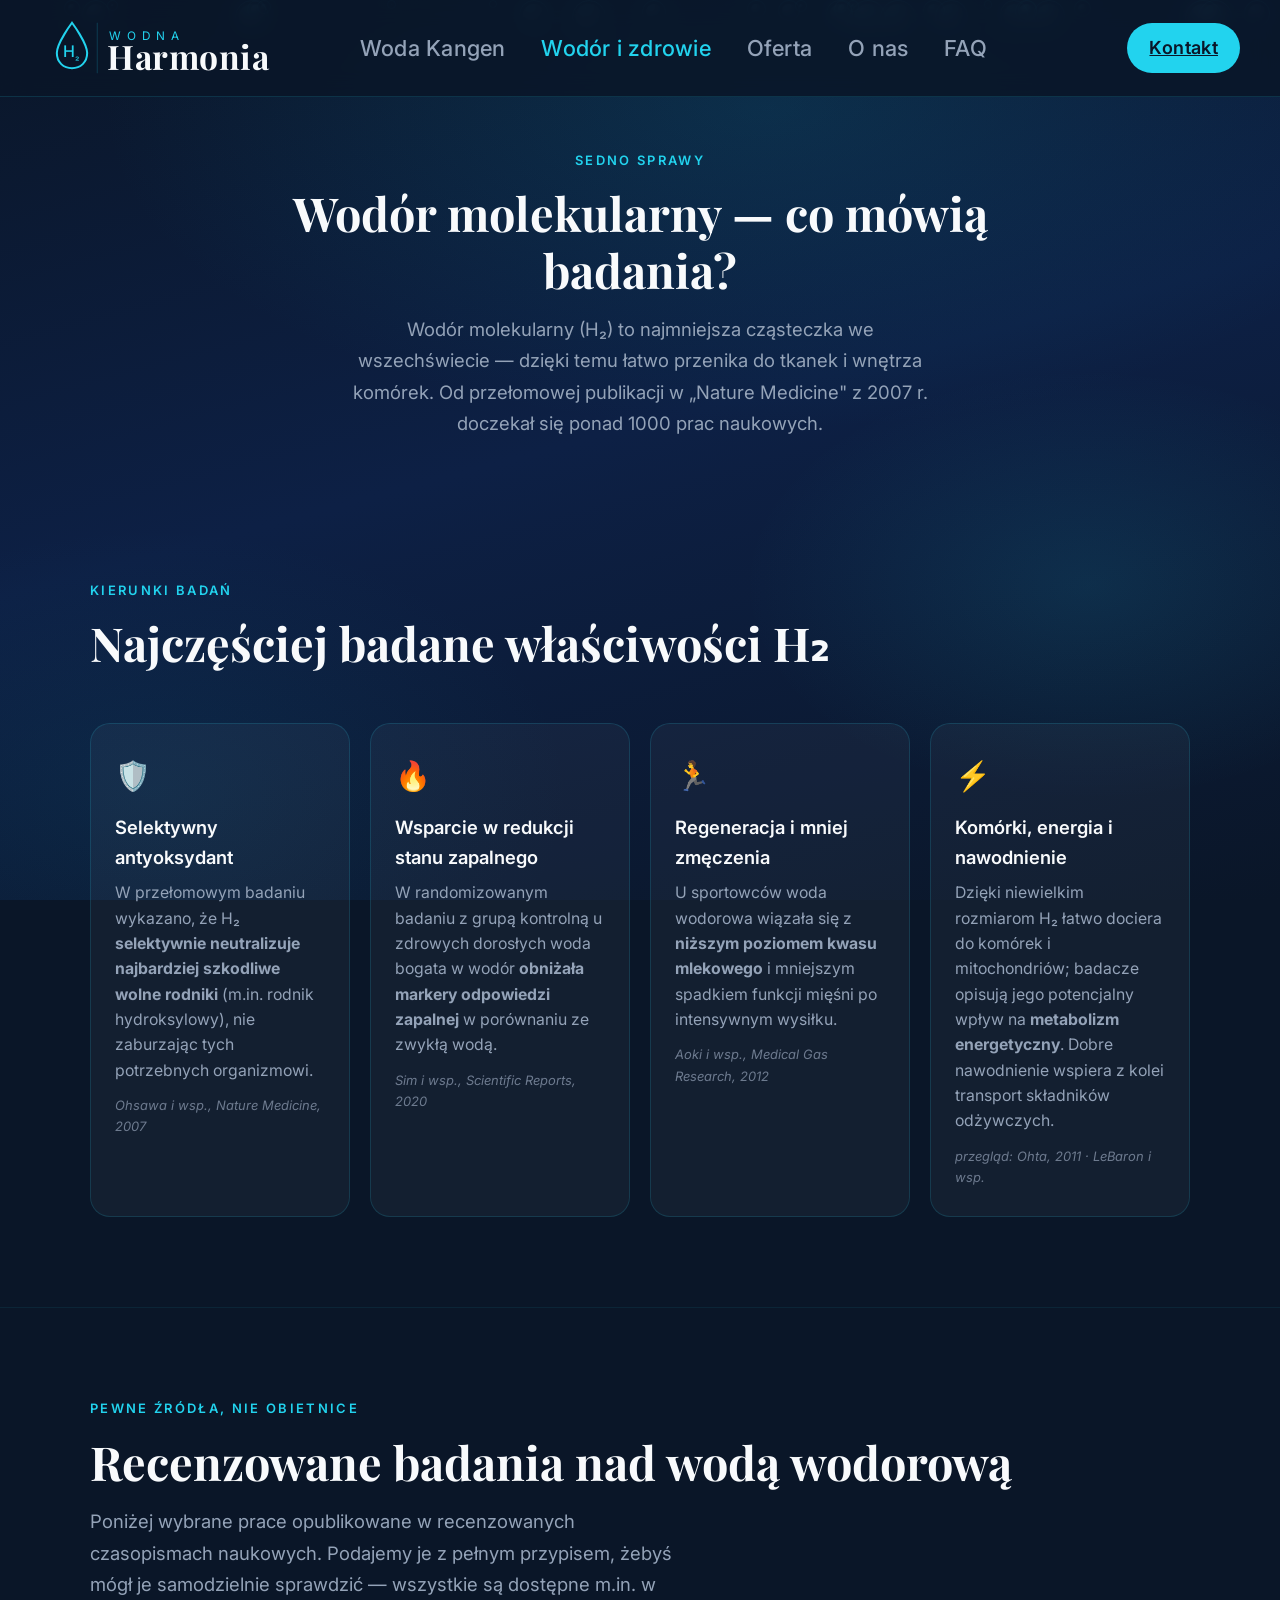
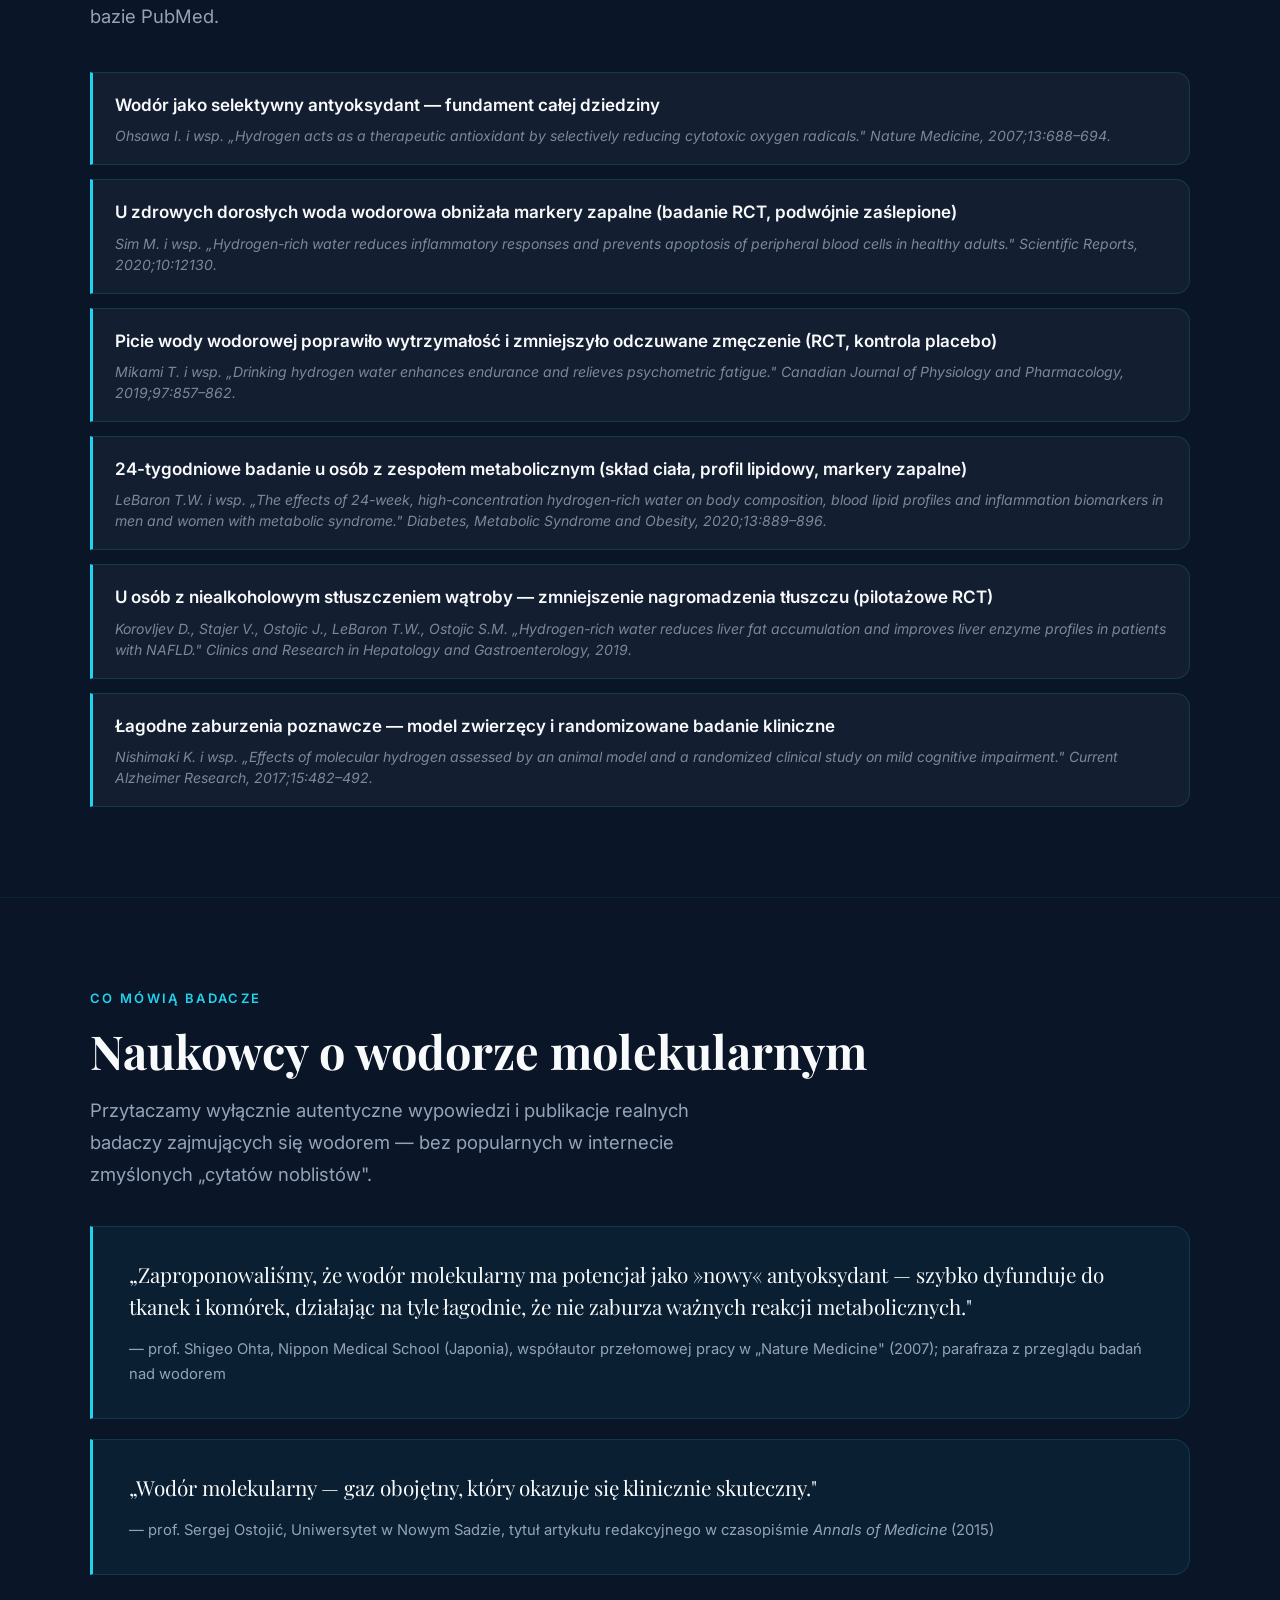
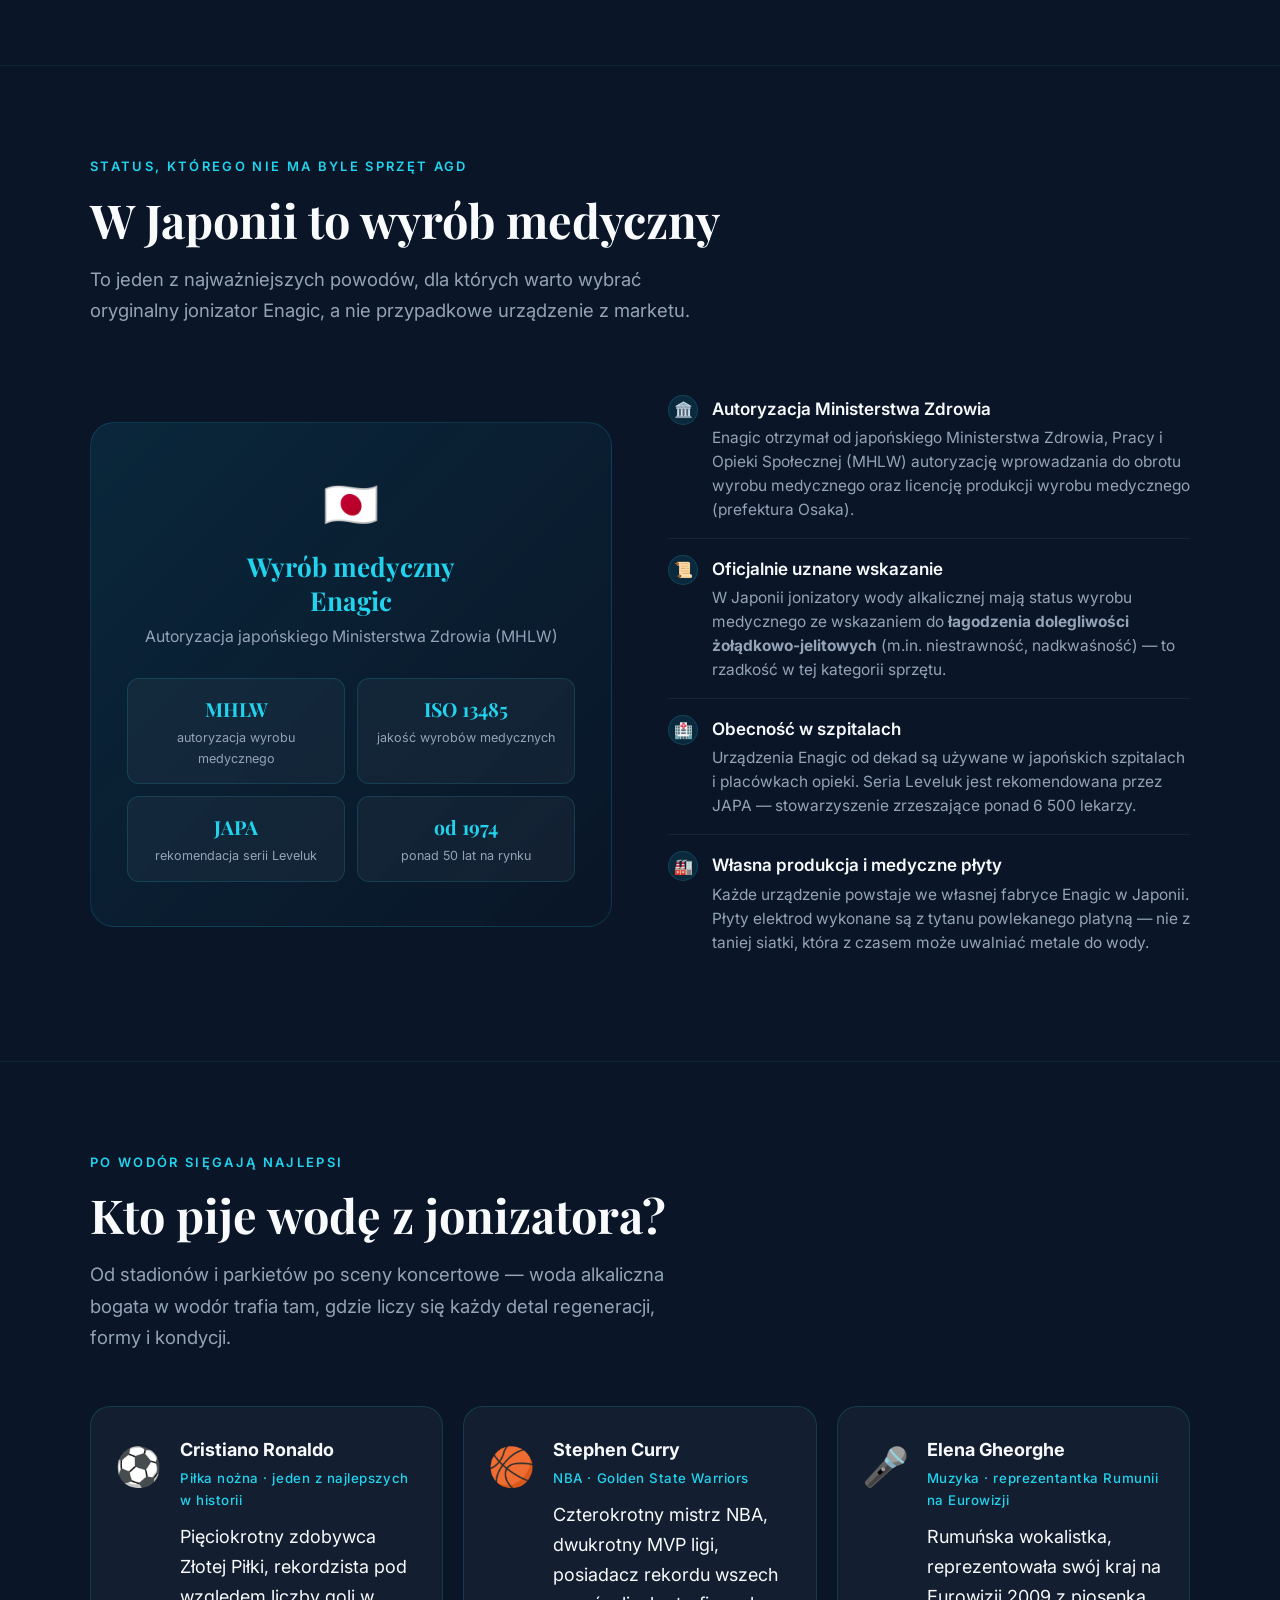
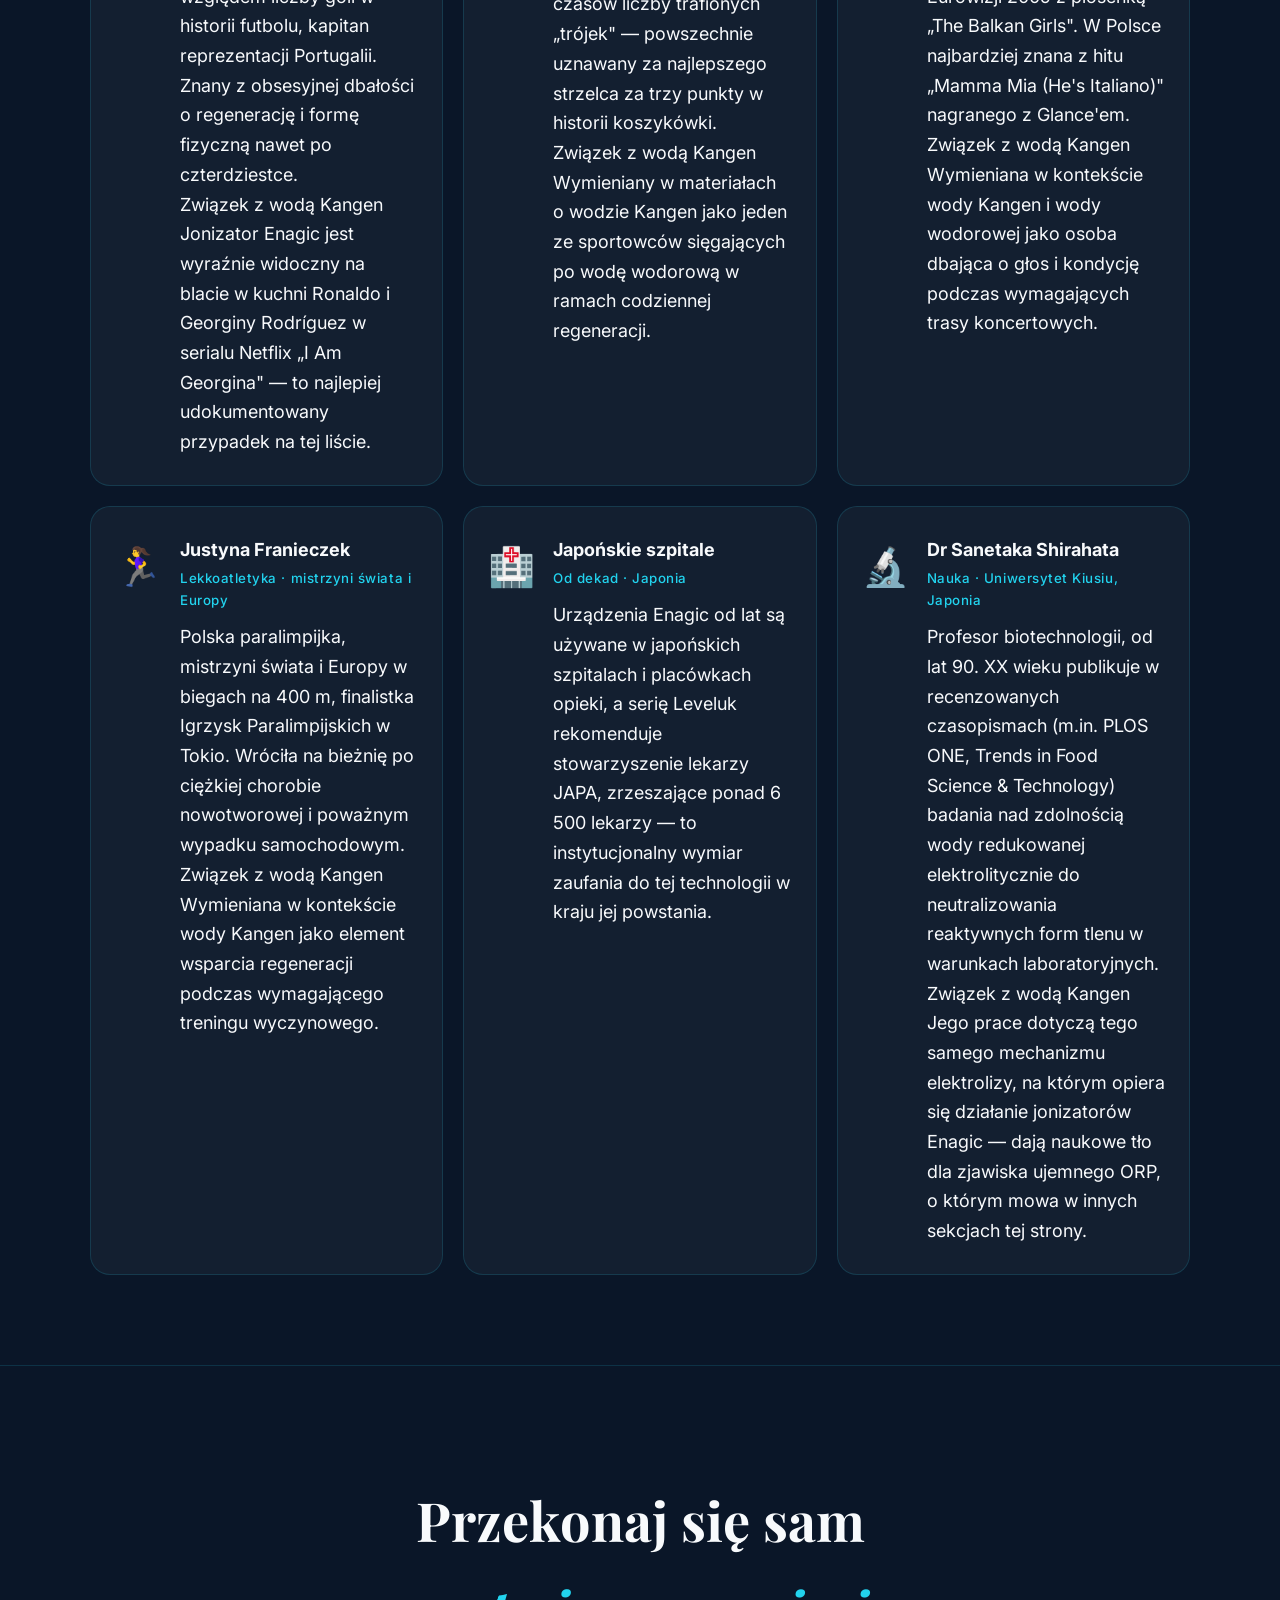
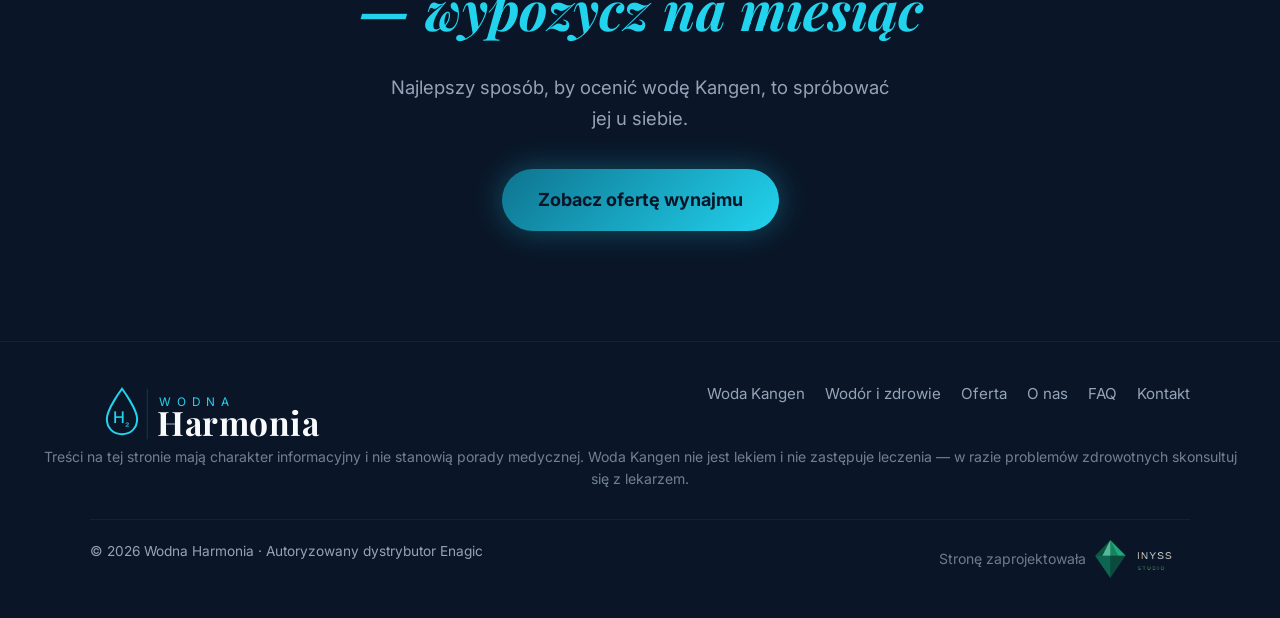
<file: wodor-i-zdrowie.html>
<!DOCTYPE html>
<html lang="pl">
<head>
<meta charset="UTF-8">
<meta name="viewport" content="width=device-width, initial-scale=1.0">
<meta name="theme-color" content="#0a1628">
<meta name="robots" content="index, follow">
<title>Wodór molekularny H₂ — właściwości, badania naukowe i opinie ekspertów | Wodna Harmonia</title>
<meta name="description" content="Co mówią recenzowane badania naukowe o wodorze molekularnym w wodzie Kangen? Opinie badaczy, status wyrobu medycznego jonizatora Enagic w Japonii i kto na świecie pije wodę wodorową.">
<meta name="keywords" content="wodór molekularny, woda wodorowa, badania woda wodorowa, woda kangen badania, woda jonizowana zdrowie, antyoksydant wodór, jonizator Enagic Japonia, woda kangen Ronaldo, woda kangen znane osoby">
<meta property="og:title" content="Wodór molekularny H₂ — badania i opinie ekspertów | Wodna Harmonia">
<meta property="og:description" content="Recenzowane badania o wodzie wodorowej, opinie badaczy i status wyrobu medycznego jonizatora Enagic w Japonii.">
<meta property="og:type" content="article">
<meta property="og:locale" content="pl_PL">
<meta property="og:url" content="https://wodnaharmonia.pl/wodor-i-zdrowie.html">
<link rel="canonical" href="https://wodnaharmonia.pl/wodor-i-zdrowie.html">
<link rel="icon" type="image/svg+xml" href="data:image/svg+xml,<svg xmlns='http://www.w3.org/2000/svg' viewBox='0 0 32 32'><rect width='32' height='32' rx='6' fill='%230a1628'/><path d='M16 4 C16 4 8 14 8 19 C8 23.4 11.6 27 16 27 C20.4 27 24 23.4 24 19 C24 14 16 4 16 4Z' fill='none' stroke='%2322d3ee' stroke-width='1.5'/><text x='11' y='21' font-size='9' font-weight='500' fill='%2322d3ee' font-family='Inter,sans-serif'>H</text><text x='18' y='22' font-size='6' fill='%2322d3ee' font-family='Inter,sans-serif'>₂</text></svg>">
<link rel="preconnect" href="https://fonts.googleapis.com">
<link rel="preconnect" href="https://fonts.gstatic.com" crossorigin>
<link rel="preload" as="style" href="https://fonts.googleapis.com/css2?family=Playfair+Display:wght@700;900&family=Inter:wght@300;400;500;600&display=swap"><link href="https://fonts.googleapis.com/css2?family=Playfair+Display:wght@700;900&family=Inter:wght@300;400;500;600&display=swap" rel="stylesheet" media="print" onload="this.media='all'"><noscript><link href="https://fonts.googleapis.com/css2?family=Playfair+Display:wght@700;900&family=Inter:wght@300;400;500;600&display=swap" rel="stylesheet"></noscript>
<link rel="stylesheet" href="assets/styles.css">
<style>
/* NAV inline — niezależne od cache/wersji styles.css */
.nav-logo svg{height:64px !important;width:auto}
.nav-links{display:flex;justify-content:center;align-items:center;gap:36px;text-align:center;margin-left:-90px}
.nav-links a{font-size:1.22rem !important;font-weight:500;letter-spacing:0.01em;color:#94a3b8;text-decoration:none;transition:color 0.2s;white-space:nowrap}
.nav-links a:hover,.nav-links a.active{color:#22d3ee}
@media(max-width:820px){.nav-logo svg{height:52px !important}.nav-links{margin-left:0}.nav-links a{font-size:1.1rem !important;text-align:center}}
/* GLOBALNY ROZMIAR CZCIONKI */
html{font-size:112.5%}
/* NAV mobile fix — Kontakt i hamburger obok siebie */
.nav-right{display:flex;flex-direction:row;align-items:center;flex-wrap:nowrap;gap:10px;justify-self:end}
@media(max-width:880px){
  nav{padding:10px 16px;gap:10px}
  .nav-cta{padding:8px 16px !important;font-size:0.95rem !important;white-space:nowrap}
  .nav-toggle{flex-shrink:0}
}
</style>
<script type="application/ld+json">
{"@context": "https://schema.org", "@type": "Article", "headline": "Wodór molekularny H₂ a zdrowie — co mówią badania", "description": "Przegląd badań nad wodorem molekularnym: właściwości antyoksydacyjne, regeneracja, sport. Kto sięga po wodę bogatą w wodór.", "inLanguage": "pl-PL", "url": "https://wodnaharmonia.pl/wodor-i-zdrowie.html", "author": {"@type": "Person", "name": "Maksymilian Wadelski"}, "publisher": {"@type": "Organization", "name": "Wodna Harmonia", "url": "https://wodnaharmonia.pl/"}}
</script>
</head>
<body>

<div class="bg-base"></div>
<div class="bubble-field" id="bubbles" aria-hidden="true"></div>

<nav>
  <div class="nav-logo">
    <a href="index.html" aria-label="Wodna Harmonia — strona główna">
      <svg height="50" viewBox="0 0 160 38" fill="none" xmlns="http://www.w3.org/2000/svg">
        <path d="M19 4 C19 4 10 16 10 22 C10 27.5 14 31 19 31 C24 31 28 27.5 28 22 C28 16 19 4 19 4Z" fill="none" stroke="#22d3ee" stroke-width="1.2"/>
        <text x="13.5" y="24.5" font-size="9.5" font-weight="500" fill="#22d3ee" font-family="Inter,sans-serif">H</text>
        <text x="20.5" y="25.5" font-size="6" font-weight="400" fill="#22d3ee" font-family="Inter,sans-serif">₂</text>
        <line x1="34" y1="4" x2="34" y2="34" stroke="#22d3ee" stroke-width="0.4" stroke-opacity="0.3"/>
        <text x="41" y="14" font-size="7" font-weight="400" fill="#22d3ee" font-family="Inter,sans-serif" letter-spacing="3.5">WODNA</text>
        <text x="40" y="32" font-size="20" font-weight="700" fill="#f8fafc" font-family="Playfair Display,Georgia,serif" letter-spacing="0.3">Harmonia</text>
      </svg>
    </a>
  </div>
  <div class="nav-links" id="navLinks">
    <a href="woda-kangen.html">Woda Kangen</a>
    <a href="wodor-i-zdrowie.html" class="active" aria-current="page">Wodór i zdrowie</a>
    <a href="oferta.html">Oferta</a>
    <a href="o-nas.html">O nas</a>
    <a href="faq.html">FAQ</a>
  </div>
  <div class="nav-right">
    <a href="kontakt.html" class="nav-cta">Kontakt</a>
    <button class="nav-toggle" id="navToggle" aria-label="Otwórz menu" aria-expanded="false">
      <span></span><span></span><span></span>
    </button>
  </div>
</nav>

<header class="page-head">
  <div class="container">
    <div class="section-eyebrow">Sedno sprawy</div>
    <h1 class="section-title">Wodór molekularny — co mówią badania?</h1>
    <p class="section-lead">Wodór molekularny (H₂) to najmniejsza cząsteczka we wszechświecie — dzięki temu łatwo przenika do tkanek i wnętrza komórek. Od przełomowej publikacji w „Nature Medicine" z 2007 r. doczekał się ponad 1000 prac naukowych.</p>
  </div>
</header>

<!-- WŁAŚCIWOŚCI WODORU -->
<section id="wodor">
  <div class="container">
    <div class="section-eyebrow">Kierunki badań</div>
    <h2 class="section-title">Najczęściej badane właściwości H₂</h2>

    <div class="h2-grid">
      <div class="h2-card">
        <div class="ic">🛡️</div>
        <h3>Selektywny antyoksydant</h3>
        <p>W przełomowym badaniu wykazano, że H₂ <strong>selektywnie neutralizuje najbardziej szkodliwe wolne rodniki</strong> (m.in. rodnik hydroksylowy), nie zaburzając tych potrzebnych organizmowi.</p>
        <span class="ref">Ohsawa i wsp., Nature Medicine, 2007</span>
      </div>
      <div class="h2-card">
        <div class="ic">🔥</div>
        <h3>Wsparcie w redukcji stanu zapalnego</h3>
        <p>W randomizowanym badaniu z grupą kontrolną u zdrowych dorosłych woda bogata w wodór <strong>obniżała markery odpowiedzi zapalnej</strong> w porównaniu ze zwykłą wodą.</p>
        <span class="ref">Sim i wsp., Scientific Reports, 2020</span>
      </div>
      <div class="h2-card">
        <div class="ic">🏃</div>
        <h3>Regeneracja i mniej zmęczenia</h3>
        <p>U sportowców woda wodorowa wiązała się z <strong>niższym poziomem kwasu mlekowego</strong> i mniejszym spadkiem funkcji mięśni po intensywnym wysiłku.</p>
        <span class="ref">Aoki i wsp., Medical Gas Research, 2012</span>
      </div>
      <div class="h2-card">
        <div class="ic">⚡</div>
        <h3>Komórki, energia i nawodnienie</h3>
        <p>Dzięki niewielkim rozmiarom H₂ łatwo dociera do komórek i mitochondriów; badacze opisują jego potencjalny wpływ na <strong>metabolizm energetyczny</strong>. Dobre nawodnienie wspiera z kolei transport składników odżywczych.</p>
        <span class="ref">przegląd: Ohta, 2011 · LeBaron i wsp.</span>
      </div>
    </div>
  </div>
</section>

<!-- BADANIA NAUKOWE -->
<section id="badania" class="divider-top">
  <div class="container">
    <div class="section-eyebrow">Pewne źródła, nie obietnice</div>
    <h2 class="section-title">Recenzowane badania nad wodą wodorową</h2>
    <p class="section-lead">Poniżej wybrane prace opublikowane w recenzowanych czasopismach naukowych. Podajemy je z pełnym przypisem, żebyś mógł je samodzielnie sprawdzić — wszystkie są dostępne m.in. w bazie PubMed.</p>

    <div class="studies-list">
      <div class="study">
        <div class="find">Wodór jako selektywny antyoksydant — fundament całej dziedziny</div>
        <div class="cite">Ohsawa I. i wsp. „Hydrogen acts as a therapeutic antioxidant by selectively reducing cytotoxic oxygen radicals." <em>Nature Medicine</em>, 2007;13:688–694.</div>
      </div>
      <div class="study">
        <div class="find">U zdrowych dorosłych woda wodorowa obniżała markery zapalne (badanie RCT, podwójnie zaślepione)</div>
        <div class="cite">Sim M. i wsp. „Hydrogen-rich water reduces inflammatory responses and prevents apoptosis of peripheral blood cells in healthy adults." <em>Scientific Reports</em>, 2020;10:12130.</div>
      </div>
      <div class="study">
        <div class="find">Picie wody wodorowej poprawiło wytrzymałość i zmniejszyło odczuwane zmęczenie (RCT, kontrola placebo)</div>
        <div class="cite">Mikami T. i wsp. „Drinking hydrogen water enhances endurance and relieves psychometric fatigue." <em>Canadian Journal of Physiology and Pharmacology</em>, 2019;97:857–862.</div>
      </div>
      <div class="study">
        <div class="find">24-tygodniowe badanie u osób z zespołem metabolicznym (skład ciała, profil lipidowy, markery zapalne)</div>
        <div class="cite">LeBaron T.W. i wsp. „The effects of 24-week, high-concentration hydrogen-rich water on body composition, blood lipid profiles and inflammation biomarkers in men and women with metabolic syndrome." <em>Diabetes, Metabolic Syndrome and Obesity</em>, 2020;13:889–896.</div>
      </div>
      <div class="study">
        <div class="find">U osób z niealkoholowym stłuszczeniem wątroby — zmniejszenie nagromadzenia tłuszczu (pilotażowe RCT)</div>
        <div class="cite">Korovljev D., Stajer V., Ostojic J., LeBaron T.W., Ostojic S.M. „Hydrogen-rich water reduces liver fat accumulation and improves liver enzyme profiles in patients with NAFLD." <em>Clinics and Research in Hepatology and Gastroenterology</em>, 2019.</div>
      </div>
      <div class="study">
        <div class="find">Łagodne zaburzenia poznawcze — model zwierzęcy i randomizowane badanie kliniczne</div>
        <div class="cite">Nishimaki K. i wsp. „Effects of molecular hydrogen assessed by an animal model and a randomized clinical study on mild cognitive impairment." <em>Current Alzheimer Research</em>, 2017;15:482–492.</div>
      </div>
    </div>
  </div>
</section>

<!-- OPINIE EKSPERTÓW -->
<section id="eksperci" class="divider-top">
  <div class="container">
    <div class="section-eyebrow">Co mówią badacze</div>
    <h2 class="section-title">Naukowcy o wodorze molekularnym</h2>
    <p class="section-lead">Przytaczamy wyłącznie autentyczne wypowiedzi i publikacje realnych badaczy zajmujących się wodorem — bez popularnych w internecie zmyślonych „cytatów noblistów".</p>

    <div class="h2-quote">
      <p>„Zaproponowaliśmy, że wodór molekularny ma potencjał jako »nowy« antyoksydant — szybko dyfunduje do tkanek i komórek, działając na tyle łagodnie, że nie zaburza ważnych reakcji metabolicznych."</p>
      <span class="src">— prof. Shigeo Ohta, Nippon Medical School (Japonia), współautor przełomowej pracy w „Nature Medicine" (2007); parafraza z przeglądu badań nad wodorem</span>
    </div>

    <div class="h2-quote" style="margin-top:20px;">
      <p>„Wodór molekularny — gaz obojętny, który okazuje się klinicznie skuteczny."</p>
      <span class="src">— prof. Sergej Ostojić, Uniwersytet w Nowym Sadzie, tytuł artykułu redakcyjnego w czasopiśmie <em>Annals of Medicine</em> (2015)</span>
    </div>
  </div>
</section>

<!-- JAPONIA / WYRÓB MEDYCZNY -->
<section id="japonia" class="divider-top">
  <div class="container">
    <div class="section-eyebrow">Status, którego nie ma byle sprzęt AGD</div>
    <h2 class="section-title">W Japonii to wyrób medyczny</h2>
    <p class="section-lead">To jeden z najważniejszych powodów, dla których warto wybrać oryginalny jonizator Enagic, a nie przypadkowe urządzenie z marketu.</p>

    <div class="jp-grid">
      <div class="jp-visual">
        <div class="jp-flag">🇯🇵</div>
        <div class="big">Wyrób medyczny<br>Enagic</div>
        <div class="small">Autoryzacja japońskiego Ministerstwa Zdrowia (MHLW)</div>
        <div class="jp-certs">
          <div class="jp-cert"><div class="v">MHLW</div><div class="k">autoryzacja wyrobu medycznego</div></div>
          <div class="jp-cert"><div class="v">ISO 13485</div><div class="k">jakość wyrobów medycznych</div></div>
          <div class="jp-cert"><div class="v">JAPA</div><div class="k">rekomendacja serii Leveluk</div></div>
          <div class="jp-cert"><div class="v">od 1974</div><div class="k">ponad 50 lat na rynku</div></div>
        </div>
      </div>

      <ul class="jp-points">
        <li>
          <div class="jp-bullet">🏛️</div>
          <div>
            <div class="t">Autoryzacja Ministerstwa Zdrowia</div>
            <div class="d">Enagic otrzymał od japońskiego Ministerstwa Zdrowia, Pracy i Opieki Społecznej (MHLW) autoryzację wprowadzania do obrotu wyrobu medycznego oraz licencję produkcji wyrobu medycznego (prefektura Osaka).</div>
          </div>
        </li>
        <li>
          <div class="jp-bullet">📜</div>
          <div>
            <div class="t">Oficjalnie uznane wskazanie</div>
            <div class="d">W Japonii jonizatory wody alkalicznej mają status wyrobu medycznego ze wskazaniem do <strong>łagodzenia dolegliwości żołądkowo-jelitowych</strong> (m.in. niestrawność, nadkwaśność) — to rzadkość w tej kategorii sprzętu.</div>
          </div>
        </li>
        <li>
          <div class="jp-bullet">🏥</div>
          <div>
            <div class="t">Obecność w szpitalach</div>
            <div class="d">Urządzenia Enagic od dekad są używane w japońskich szpitalach i placówkach opieki. Seria Leveluk jest rekomendowana przez JAPA — stowarzyszenie zrzeszające ponad 6 500 lekarzy.</div>
          </div>
        </li>
        <li>
          <div class="jp-bullet">🏭</div>
          <div>
            <div class="t">Własna produkcja i medyczne płyty</div>
            <div class="d">Każde urządzenie powstaje we własnej fabryce Enagic w Japonii. Płyty elektrod wykonane są z tytanu powlekanego platyną — nie z taniej siatki, która z czasem może uwalniać metale do wody.</div>
          </div>
        </li>
      </ul>
    </div>
  </div>
</section>

<!-- ZNANI LUDZIE -->
<section id="znani" class="divider-top">
  <div class="container">
    <div class="section-eyebrow">Po wodór sięgają najlepsi</div>
    <h2 class="section-title">Kto pije wodę z jonizatora?</h2>
    <p class="section-lead">Od stadionów i parkietów po sceny koncertowe — woda alkaliczna bogata w wodór trafia tam, gdzie liczy się każdy detal regeneracji, formy i kondycji.</p>

    <div class="celebs-grid">
      <div class="celeb-card">
        <div class="celeb-emoji">⚽</div>
        <div>
          <div class="celeb-name">Cristiano Ronaldo</div>
          <div class="celeb-role">Piłka nożna · jeden z najlepszych w historii</div>
          <div class="celeb-fame">Pięciokrotny zdobywca Złotej Piłki, rekordzista pod względem liczby goli w historii futbolu, kapitan reprezentacji Portugalii. Znany z obsesyjnej dbałości o regenerację i formę fizyczną nawet po czterdziestce.</div>
          <span class="celeb-water-label">Związek z wodą Kangen</span>
          <div class="celeb-water">Jonizator Enagic jest wyraźnie widoczny na blacie w kuchni Ronaldo i Georginy Rodríguez w serialu Netflix „I Am Georgina" — to najlepiej udokumentowany przypadek na tej liście.</div>
        </div>
      </div>
      <div class="celeb-card">
        <div class="celeb-emoji">🏀</div>
        <div>
          <div class="celeb-name">Stephen Curry</div>
          <div class="celeb-role">NBA · Golden State Warriors</div>
          <div class="celeb-fame">Czterokrotny mistrz NBA, dwukrotny MVP ligi, posiadacz rekordu wszech czasów liczby trafionych „trójek" — powszechnie uznawany za najlepszego strzelca za trzy punkty w historii koszykówki.</div>
          <span class="celeb-water-label">Związek z wodą Kangen</span>
          <div class="celeb-water">Wymieniany w materiałach o wodzie Kangen jako jeden ze sportowców sięgających po wodę wodorową w ramach codziennej regeneracji.</div>
        </div>
      </div>
      <div class="celeb-card">
        <div class="celeb-emoji">🎤</div>
        <div>
          <div class="celeb-name">Elena Gheorghe</div>
          <div class="celeb-role">Muzyka · reprezentantka Rumunii na Eurowizji</div>
          <div class="celeb-fame">Rumuńska wokalistka, reprezentowała swój kraj na Eurowizji 2009 z piosenką „The Balkan Girls". W Polsce najbardziej znana z hitu „Mamma Mia (He's Italiano)" nagranego z Glance'em.</div>
          <span class="celeb-water-label">Związek z wodą Kangen</span>
          <div class="celeb-water">Wymieniana w kontekście wody Kangen i wody wodorowej jako osoba dbająca o głos i kondycję podczas wymagających trasy koncertowych.</div>
        </div>
      </div>
      <div class="celeb-card">
        <div class="celeb-emoji">🏃‍♀️</div>
        <div>
          <div class="celeb-name">Justyna Franieczek</div>
          <div class="celeb-role">Lekkoatletyka · mistrzyni świata i Europy</div>
          <div class="celeb-fame">Polska paralimpijka, mistrzyni świata i Europy w biegach na 400 m, finalistka Igrzysk Paralimpijskich w Tokio. Wróciła na bieżnię po ciężkiej chorobie nowotworowej i poważnym wypadku samochodowym.</div>
          <span class="celeb-water-label">Związek z wodą Kangen</span>
          <div class="celeb-water">Wymieniana w kontekście wody Kangen jako element wsparcia regeneracji podczas wymagającego treningu wyczynowego.</div>
        </div>
      </div>
      <div class="celeb-card">
        <div class="celeb-emoji">🏥</div>
        <div>
          <div class="celeb-name">Japońskie szpitale</div>
          <div class="celeb-role">Od dekad · Japonia</div>
          <div class="celeb-fame">Urządzenia Enagic od lat są używane w japońskich szpitalach i placówkach opieki, a serię Leveluk rekomenduje stowarzyszenie lekarzy JAPA, zrzeszające ponad 6 500 lekarzy — to instytucjonalny wymiar zaufania do tej technologii w kraju jej powstania.</div>
        </div>
      </div>
      <div class="celeb-card">
        <div class="celeb-emoji">🔬</div>
        <div>
          <div class="celeb-name">Dr Sanetaka Shirahata</div>
          <div class="celeb-role">Nauka · Uniwersytet Kiusiu, Japonia</div>
          <div class="celeb-fame">Profesor biotechnologii, od lat 90. XX wieku publikuje w recenzowanych czasopismach (m.in. PLOS ONE, Trends in Food Science &amp; Technology) badania nad zdolnością wody redukowanej elektrolitycznie do neutralizowania reaktywnych form tlenu w warunkach laboratoryjnych.</div>
          <span class="celeb-water-label">Związek z wodą Kangen</span>
          <div class="celeb-water">Jego prace dotyczą tego samego mechanizmu elektrolizy, na którym opiera się działanie jonizatorów Enagic — dają naukowe tło dla zjawiska ujemnego ORP, o którym mowa w innych sekcjach tej strony.</div>
        </div>
      </div>
    </div>
  </div>
</section>

<section class="cta-final divider-top">
  <div class="container">
    <h2>Przekonaj się sam<br><em style="color:var(--electric);">— wypożycz na miesiąc</em></h2>
    <p>Najlepszy sposób, by ocenić wodę Kangen, to spróbować jej u siebie.</p>
    <a href="oferta.html" class="btn-primary">Zobacz ofertę wynajmu</a>
  </div>
</section>

<footer>
  <div class="footer-grid">
    <div class="nav-logo">
      <svg height="32" viewBox="0 0 160 38" fill="none" xmlns="http://www.w3.org/2000/svg">
        <path d="M19 4 C19 4 10 16 10 22 C10 27.5 14 31 19 31 C24 31 28 27.5 28 22 C28 16 19 4 19 4Z" fill="none" stroke="#22d3ee" stroke-width="1.2"/>
        <text x="13.5" y="24.5" font-size="9.5" font-weight="500" fill="#22d3ee" font-family="Inter,sans-serif">H</text>
        <text x="20.5" y="25.5" font-size="6" font-weight="400" fill="#22d3ee" font-family="Inter,sans-serif">₂</text>
        <line x1="34" y1="4" x2="34" y2="34" stroke="#22d3ee" stroke-width="0.4" stroke-opacity="0.3"/>
        <text x="41" y="14" font-size="7" font-weight="400" fill="#22d3ee" font-family="Inter,sans-serif" letter-spacing="3.5">WODNA</text>
        <text x="40" y="32" font-size="20" font-weight="700" fill="#f8fafc" font-family="Playfair Display,Georgia,serif" letter-spacing="0.3">Harmonia</text>
      </svg>
    </div>
    <div class="footer-links">
      <a href="woda-kangen.html">Woda Kangen</a>
      <a href="wodor-i-zdrowie.html">Wodór i zdrowie</a>
      <a href="oferta.html">Oferta</a>
      <a href="o-nas.html">O nas</a>
      <a href="faq.html">FAQ</a>
      <a href="kontakt.html">Kontakt</a>
    </div>
  </div>
  <div class="footer-disclaimer" style="font-size:0.78rem;color:rgba(148,163,184,0.75);line-height:1.6;text-align:center;">Treści na tej stronie mają charakter informacyjny i nie stanowią porady medycznej. Woda Kangen nie jest lekiem i nie zastępuje leczenia — w razie problemów zdrowotnych skonsultuj się z lekarzem.</div>
  <div class="footer-bottom">
    <div>© 2026 Wodna Harmonia · Autoryzowany dystrybutor Enagic</div>
    <a href="https://inyss-studio.pl" target="_blank" rel="noopener" class="footer-credit-inline" style="display:inline-flex;align-items:center;gap:9px;text-decoration:none;opacity:0.9;">
      <span style="font-size:0.78rem;color:rgba(148,163,184,0.8);white-space:nowrap;">Stronę zaprojektowała</span>
      <img width="95" height="38" loading="lazy" decoding="async" src="[data-uri]" alt="Inyss Studio">
    </a>
  </div>
</footer>

<script src="assets/script.js" defer></script>
</body>
</html>
</file>
<file: assets/styles.css>
/* ============================================================
   WODNA HARMONIA — wspólne style dla wszystkich podstron
   Edytuj ten jeden plik, żeby zmienić wygląd całej witryny.
   ============================================================ */

:root {
  --ink: #0a1628;
  --deep: #0d2045;
  --mid: #1a3a6b;
  --teal: #0e7490;
  --electric: #22d3ee;
  --glow: #67e8f9;
  --white: #f8fafc;
  --muted: #94a3b8;
  --card: rgba(255,255,255,0.04);
  --border: rgba(34,211,238,0.15);
}

*, *::before, *::after { box-sizing: border-box; margin: 0; padding: 0; }
html { scroll-behavior: smooth; }

body {
  font-family: 'Inter', sans-serif;
  background: var(--ink);
  color: var(--white);
  overflow-x: hidden;
  line-height: 1.65;
}

/* ── TŁO + BĄBELKI H₂ — widoczne na całej stronie, na każdej podstronie ── */
.bg-base {
  position: fixed; inset: 0; z-index: -2;
  background:
    radial-gradient(ellipse 80% 55% at 60% 12%, rgba(14,116,144,0.22) 0%, transparent 65%),
    radial-gradient(ellipse 45% 40% at 85% 65%, rgba(34,211,238,0.10) 0%, transparent 60%),
    radial-gradient(ellipse 50% 45% at 12% 88%, rgba(14,116,144,0.12) 0%, transparent 65%),
    linear-gradient(165deg, #0a1628 0%, #0d2045 48%, #0a1628 100%);
}
.bubble-field { position: fixed; inset: 0; z-index: -1; overflow: hidden; pointer-events: none; }
.bubble {
  position: absolute; border-radius: 50%;
  border: 1px solid rgba(34,211,238,0.28);
  animation: rise linear infinite;
}
.bubble::after {
  content: ''; position: absolute; inset: 3px; border-radius: 50%;
  background: radial-gradient(circle at 30% 30%, rgba(103,232,249,0.35), transparent 70%);
}
@keyframes rise {
  0%   { transform: translateY(110vh) scale(1);   opacity: 0; }
  8%   { opacity: 0.9; }
  92%  { opacity: 0.5; }
  100% { transform: translateY(-12vh) scale(0.55); opacity: 0; }
}
nav, section, footer, main { position: relative; z-index: 1; }
section { background: transparent; }

/* ── NAWIGACJA (wspólna na wszystkich podstronach) ── */
nav {
  position: fixed; top: 0; width: 100%; z-index: 100;
  padding: 16px 40px;
  display: flex; justify-content: space-between; align-items: center;
  background: rgba(10,22,40,0.88);
  backdrop-filter: blur(12px);
  border-bottom: 1px solid var(--border);
}
.nav-logo { display: flex; align-items: center; }
.nav-logo a { display: flex; }
.nav-logo svg { display: block; }
.nav-toggle {
  display: none; flex-direction: column; justify-content: center; gap: 5px;
  width: 34px; height: 34px; background: none; border: none; cursor: pointer; padding: 0;
}
.nav-toggle span { display: block; width: 100%; height: 2px; background: var(--white); border-radius: 2px; }
.nav-links { display: flex; gap: 26px; align-items: center; }
.nav-links a {
  color: var(--muted); text-decoration: none;
  font-size: 0.85rem; font-weight: 500; letter-spacing: 0.02em;
  transition: color 0.2s;
}
.nav-links a:hover { color: var(--electric); }
.nav-links a.active { color: var(--electric); }
.nav-cta {
  background: var(--electric) !important; color: var(--ink) !important;
  padding: 10px 22px; border-radius: 50px;
  font-weight: 600 !important; letter-spacing: 0.02em;
  transition: all 0.2s;
}
.nav-cta:hover { background: var(--glow) !important; transform: translateY(-1px); }

@media (max-width: 880px) {
  .nav-toggle { display: flex; }
  .nav-links {
    position: fixed; top: 66px; left: 0; right: 0;
    background: rgba(10,22,40,0.97); backdrop-filter: blur(12px);
    flex-direction: column; align-items: stretch; gap: 0;
    border-bottom: 1px solid var(--border);
    max-height: 0; overflow: hidden; transition: max-height 0.3s ease;
  }
  .nav-links.open { max-height: 420px; }
  .nav-links a:not(.nav-cta) { padding: 16px 24px; border-bottom: 1px solid rgba(255,255,255,0.06); }
  .nav-links a.nav-cta { margin: 14px 24px; text-align: center; border-radius: 50px; }
}

/* ── HERO (tylko strona główna) ── */
.hero {
  min-height: 92vh;
  display: flex; align-items: center; justify-content: center;
  position: relative; overflow: hidden;
  padding: 130px 40px 70px; text-align: center;
}
.hero-content { max-width: 760px; }
.hero-eyebrow {
  display: inline-block;
  font-size: 0.72rem; font-weight: 500;
  letter-spacing: 0.15em; text-transform: uppercase;
  color: var(--electric);
  border: 1px solid var(--border);
  padding: 7px 18px; border-radius: 50px;
  margin-bottom: 28px;
  background: rgba(34,211,238,0.06);
}
.hero h1 {
  font-family: 'Playfair Display', serif;
  font-size: clamp(2.3rem, 6vw, 4.1rem);
  font-weight: 900; line-height: 1.1;
  margin-bottom: 22px; letter-spacing: -0.02em;
}
.hero h1 em { font-style: normal; color: var(--electric); }
.hero-sub {
  font-size: 1.1rem; font-weight: 300; color: #cbd5e1;
  max-width: 560px; margin: 0 auto 40px; line-height: 1.75;
}
.hero-actions { display: flex; gap: 16px; justify-content: center; flex-wrap: wrap; }
.btn-primary {
  background: linear-gradient(135deg, var(--teal), var(--electric));
  color: var(--ink); font-weight: 700;
  padding: 16px 36px; border-radius: 50px;
  text-decoration: none; font-size: 1rem;
  display: inline-block; border: none; cursor: pointer;
  transition: all 0.25s; box-shadow: 0 0 30px rgba(34,211,238,0.3);
}
.btn-primary:hover { transform: translateY(-2px); box-shadow: 0 0 50px rgba(34,211,238,0.5); }
.btn-ghost {
  border: 1px solid var(--border); color: var(--white); font-weight: 500;
  padding: 16px 36px; border-radius: 50px;
  text-decoration: none; font-size: 1rem; display: inline-block;
  transition: all 0.2s; background: rgba(255,255,255,0.03);
}
.btn-ghost:hover { background: rgba(255,255,255,0.07); border-color: var(--electric); }
.hero-stats { margin-top: 56px; display: flex; gap: 40px; justify-content: center; flex-wrap: wrap; }
.stat { text-align: center; }
.stat-num { font-family: 'Playfair Display', serif; font-size: 1.8rem; font-weight: 700; color: var(--electric); display: block; }
.stat-label { font-size: 0.74rem; color: var(--muted); letter-spacing: 0.04em; }

/* ── NAGŁÓWEK PODSTRONY (zamiast pełnego hero) ── */
.page-head { padding: 150px 40px 50px; text-align: center; }
.page-head .container { max-width: 760px; margin: 0 auto; }
.page-head .section-lead { margin: 0 auto; }

/* ── WSPÓLNE: SEKCJA / KONTENER / NAGŁÓWKI ── */
section { padding: 90px 40px; }
.container { max-width: 1100px; margin: 0 auto; }
.section-eyebrow {
  font-size: 0.72rem; font-weight: 600;
  letter-spacing: 0.18em; text-transform: uppercase;
  color: var(--electric); margin-bottom: 14px;
}
.section-title {
  font-family: 'Playfair Display', serif;
  font-size: clamp(1.7rem, 4vw, 2.6rem);
  font-weight: 700; line-height: 1.2; margin-bottom: 16px;
}
.section-lead { color: var(--muted); font-size: 1.03rem; max-width: 600px; line-height: 1.7; }
.divider-top { border-top: 1px solid rgba(34,211,238,0.08); }

/* ── TEASER KARTY (strona główna) ── */
.teaser-grid { display: grid; grid-template-columns: repeat(3, 1fr); gap: 22px; margin-top: 52px; }
.teaser-card {
  background: var(--card); border: 1px solid var(--border);
  border-radius: 20px; padding: 32px 26px;
  display: flex; flex-direction: column; transition: all 0.25s;
}
.teaser-card:hover { transform: translateY(-4px); border-color: rgba(34,211,238,0.4); background: rgba(34,211,238,0.05); }
.teaser-icon { font-size: 1.8rem; margin-bottom: 14px; }
.teaser-card h3 { font-size: 1.08rem; font-weight: 600; margin-bottom: 10px; }
.teaser-card p { font-size: 0.88rem; color: var(--muted); line-height: 1.6; flex-grow: 1; margin-bottom: 18px; }
.teaser-link { color: var(--electric); font-weight: 600; font-size: 0.85rem; text-decoration: none; }
.teaser-link:hover { text-decoration: underline; }

/* ── PROBLEM: CO PIJESZ ── */
.danger-grid { display: grid; grid-template-columns: 1fr 1fr; gap: 32px; margin-top: 52px; align-items: start; }
.danger-card {
  background: rgba(239,68,68,0.05); border: 1px solid rgba(239,68,68,0.2);
  border-radius: 20px; padding: 30px 26px;
}
.danger-card h3 {
  font-family: 'Playfair Display', serif; font-size: 1.2rem; font-weight: 700;
  color: #f87171; margin-bottom: 18px;
}
.danger-item { display: flex; gap: 12px; margin-bottom: 15px; font-size: 0.9rem; line-height: 1.55; color: #cbd5e1; }
.danger-item:last-child { margin-bottom: 0; }
.danger-dot { color: #f87171; font-size: 1.1rem; flex-shrink: 0; line-height: 1.3; }
.stat-highlight {
  background: rgba(239,68,68,0.08); border: 1px solid rgba(239,68,68,0.25);
  border-radius: 12px; padding: 20px; margin-top: 24px; text-align: center;
}
.stat-highlight .big { font-family: 'Playfair Display', serif; font-size: 2.5rem; font-weight: 900; color: #f87171; }
.stat-highlight .label { font-size: 0.8rem; color: var(--muted); margin-top: 4px; line-height: 1.5; }
.safe-card { background: rgba(34,211,238,0.06); border: 1px solid var(--border); border-radius: 20px; padding: 32px 28px; }
.safe-card h3 { font-family: 'Playfair Display', serif; font-size: 1.2rem; font-weight: 700; color: var(--electric); margin-bottom: 20px; }
.safe-item { display: flex; gap: 12px; margin-bottom: 15px; font-size: 0.9rem; line-height: 1.55; color: #cbd5e1; }
.safe-dot { color: var(--electric); flex-shrink: 0; }
.source-note { margin-top: 22px; padding: 14px 16px; background: rgba(255,255,255,0.03); border-radius: 10px; font-size: 0.76rem; color: rgba(148,163,184,0.75); line-height: 1.55; }

/* ── JAK DZIAŁA JONIZATOR ── */
.core-grid { display: grid; grid-template-columns: repeat(3, 1fr); gap: 22px; margin-top: 52px; }
.core-card { background: var(--card); border: 1px solid var(--border); border-radius: 20px; padding: 32px 26px; transition: all 0.25s; }
.core-card:hover { transform: translateY(-4px); border-color: rgba(34,211,238,0.4); background: rgba(34,211,238,0.05); }
.core-step { font-family: 'Playfair Display', serif; font-size: 0.8rem; font-weight: 700; color: var(--electric); letter-spacing: 0.1em; opacity: 0.7; margin-bottom: 14px; }
.core-icon { font-size: 2rem; margin-bottom: 14px; }
.core-card h3 { font-size: 1.12rem; font-weight: 600; margin-bottom: 10px; }
.core-card p { font-size: 0.9rem; color: var(--muted); line-height: 1.6; }
.core-card .accent { color: var(--electric); font-weight: 600; }

/* ── WODÓR / ZDROWIE ── */
.h2-grid { display: grid; grid-template-columns: repeat(auto-fit, minmax(250px, 1fr)); gap: 20px; margin-top: 52px; }
.h2-card { background: var(--card); border: 1px solid var(--border); border-radius: 20px; padding: 28px 24px; }
.h2-card .ic { font-size: 1.6rem; margin-bottom: 12px; }
.h2-card h3 { font-size: 1.02rem; font-weight: 600; margin-bottom: 8px; }
.h2-card p { font-size: 0.88rem; color: var(--muted); line-height: 1.6; }
.h2-card .ref { display: block; margin-top: 12px; font-size: 0.72rem; color: rgba(148,163,184,0.7); font-style: italic; }
.h2-quote { margin-top: 36px; padding: 32px 36px; background: rgba(34,211,238,0.05); border: 1px solid var(--border); border-left: 3px solid var(--electric); border-radius: 0 16px 16px 0; }
.h2-quote p { font-family: 'Playfair Display', serif; font-size: 1.15rem; line-height: 1.55; color: var(--white); }
.h2-quote .src { display: block; margin-top: 14px; font-size: 0.82rem; color: var(--muted); font-style: normal; font-family: 'Inter', sans-serif; }
.disclaimer-box { margin-top: 28px; padding: 18px 22px; background: rgba(255,255,255,0.03); border: 1px solid rgba(255,255,255,0.08); border-radius: 14px; font-size: 0.83rem; color: var(--muted); line-height: 1.65; }

/* ── JAPONIA / WYRÓB MEDYCZNY ── */
.jp-grid { display: grid; grid-template-columns: 1fr 1fr; gap: 56px; align-items: center; margin-top: 52px; }
.jp-visual { background: linear-gradient(135deg, rgba(14,116,144,0.18), rgba(10,22,40,0.6)); border: 1px solid var(--border); border-radius: 24px; padding: 44px 36px; text-align: center; position: relative; overflow: hidden; }
.jp-flag { font-size: 2.5rem; margin-bottom: 8px; }
.jp-visual .big { font-family: 'Playfair Display', serif; font-size: 1.45rem; font-weight: 700; color: var(--electric); margin-bottom: 6px; line-height: 1.3; }
.jp-visual .small { color: var(--muted); font-size: 0.88rem; margin-bottom: 28px; }
.jp-certs { display: grid; grid-template-columns: 1fr 1fr; gap: 12px; }
.jp-cert { background: rgba(255,255,255,0.04); border: 1px solid var(--border); border-radius: 12px; padding: 14px 12px; }
.jp-cert .v { font-family: 'Playfair Display', serif; font-size: 1.08rem; font-weight: 700; color: var(--electric); }
.jp-cert .k { font-size: 0.7rem; color: var(--muted); margin-top: 3px; }
.jp-points { list-style: none; }
.jp-points li { padding: 16px 0; border-bottom: 1px solid rgba(255,255,255,0.06); display: flex; gap: 14px; align-items: flex-start; }
.jp-points li:last-child { border-bottom: none; }
.jp-bullet { width: 30px; height: 30px; flex-shrink: 0; border-radius: 50%; background: rgba(34,211,238,0.1); border: 1px solid var(--border); display: flex; align-items: center; justify-content: center; font-size: 0.85rem; }
.jp-points .t { font-weight: 600; margin-bottom: 3px; font-size: 0.95rem; }
.jp-points .d { font-size: 0.86rem; color: var(--muted); line-height: 1.55; }

/* ── 5 RODZAJÓW WODY ── */
.waters-grid { display: grid; grid-template-columns: repeat(auto-fit, minmax(190px, 1fr)); gap: 16px; margin-top: 52px; }
.water-card { background: var(--card); border: 1px solid var(--border); border-radius: 20px; padding: 26px 22px; transition: all 0.25s; }
.water-card:hover { transform: translateY(-4px); border-color: rgba(34,211,238,0.4); background: rgba(34,211,238,0.05); }
.water-tag { display: inline-block; font-size: 0.64rem; font-weight: 600; letter-spacing: 0.1em; text-transform: uppercase; padding: 3px 10px; border-radius: 50px; margin-bottom: 14px; }
.water-ph { font-family: 'Playfair Display', serif; font-size: 1.65rem; font-weight: 700; margin-bottom: 6px; }
.water-name { font-weight: 600; font-size: 0.95rem; margin-bottom: 8px; }
.water-use { font-size: 0.82rem; color: var(--muted); line-height: 1.5; }

/* ── DODATKOWE ZASTOSOWANIA + PDF ── */
.bonus-wrap { margin-top: 44px; display: grid; grid-template-columns: 1.2fr 1fr; gap: 24px; align-items: stretch; }
.bonus-card { background: var(--card); border: 1px solid var(--border); border-radius: 20px; padding: 32px 30px; }
.bonus-card h3 { font-size: 1.08rem; font-weight: 600; margin-bottom: 16px; }
.bonus-list { display: grid; grid-template-columns: 1fr 1fr; gap: 10px 20px; }
.bonus-list div { font-size: 0.88rem; color: var(--muted); padding: 6px 0; display: flex; gap: 8px; }
.bonus-list div::before { content: "✦"; color: var(--electric); flex-shrink: 0; }
.pdf-card { background: linear-gradient(135deg, rgba(14,116,144,0.22), rgba(10,22,40,0.5)); border: 1px solid var(--border); border-radius: 20px; padding: 32px 30px; text-align: center; display: flex; flex-direction: column; justify-content: center; }
.pdf-card .ic { font-size: 2.3rem; margin-bottom: 14px; }
.pdf-card h3 { font-family: 'Playfair Display', serif; font-size: 1.25rem; font-weight: 700; margin-bottom: 10px; }
.pdf-card p { font-size: 0.9rem; color: var(--muted); margin-bottom: 22px; line-height: 1.6; }

/* ── ZNANI / SOCIAL PROOF ── */
.celebs-grid { display: grid; grid-template-columns: repeat(auto-fit, minmax(280px, 1fr)); gap: 20px; margin-top: 52px; }
.celeb-card { background: var(--card); border: 1px solid var(--border); border-radius: 20px; padding: 28px 24px; display: flex; gap: 18px; align-items: flex-start; transition: all 0.2s; }
.celeb-card:hover { border-color: rgba(34,211,238,0.35); background: rgba(34,211,238,0.04); }
.celeb-emoji { font-size: 2.1rem; flex-shrink: 0; }
.celeb-name { font-weight: 700; font-size: 1rem; margin-bottom: 4px; }
.celeb-role { font-size: 0.74rem; color: var(--electric); font-weight: 500; letter-spacing: 0.04em; margin-bottom: 10px; }
.celeb-quote { font-size: 0.87rem; color: var(--muted); line-height: 1.55; }

/* ── KIM JESTEŚMY ── */
.about-wrap { max-width: 740px; margin: 0 auto; text-align: center; }
.about-wrap p { color: #cbd5e1; font-size: 1.04rem; line-height: 1.85; margin-bottom: 22px; }
.about-badges { display: flex; gap: 18px; justify-content: center; flex-wrap: wrap; margin-top: 32px; }
.about-badge { background: var(--card); border: 1px solid var(--border); border-radius: 14px; padding: 18px 26px; text-align: center; min-width: 170px; }
.about-badge .v { font-family: 'Playfair Display', serif; font-size: 1.35rem; font-weight: 700; color: var(--electric); }
.about-badge .k { font-size: 0.76rem; color: var(--muted); margin-top: 4px; }

/* ── OFERTA ── */
.offer-grid { display: grid; grid-template-columns: 1fr 1fr; gap: 24px; margin-top: 52px; align-items: stretch; }
.offer-card { background: linear-gradient(135deg, rgba(14,116,144,0.16), rgba(10,22,40,0.55)); border: 1px solid var(--border); border-radius: 24px; padding: 40px 34px; position: relative; overflow: hidden; display: flex; flex-direction: column; }
.offer-card.featured { border-color: rgba(34,211,238,0.4); box-shadow: 0 0 40px rgba(34,211,238,0.08); }
.offer-badge { display: inline-block; align-self: flex-start; background: rgba(34,211,238,0.12); border: 1px solid var(--border); color: var(--electric); font-size: 0.7rem; font-weight: 600; letter-spacing: 0.1em; text-transform: uppercase; padding: 6px 14px; border-radius: 50px; margin-bottom: 22px; }
.offer-price { font-family: 'Playfair Display', serif; font-size: 2.9rem; font-weight: 900; color: var(--electric); line-height: 1; margin-bottom: 6px; }
.offer-price span { font-size: 1.15rem; font-weight: 400; color: var(--muted); }
.offer-sub { color: var(--muted); font-size: 0.9rem; margin-bottom: 26px; }
.offer-card h3 { font-family: 'Playfair Display', serif; font-size: 1.45rem; font-weight: 700; margin-bottom: 10px; }
.offer-card .lead { color: var(--muted); font-size: 0.95rem; margin-bottom: 24px; line-height: 1.6; }
.offer-includes { list-style: none; margin-bottom: 26px; flex-grow: 1; }
.offer-includes li { padding: 10px 0; border-bottom: 1px solid rgba(255,255,255,0.06); display: flex; gap: 12px; align-items: flex-start; font-size: 0.9rem; color: #cbd5e1; }
.offer-includes li:last-child { border-bottom: none; }
.offer-includes .check { color: var(--electric); flex-shrink: 0; }
.offer-note { font-size: 0.8rem; color: var(--muted); margin-top: 18px; line-height: 1.6; }

/* ── KROKI ── */
.steps-grid { display: grid; grid-template-columns: repeat(3, 1fr); gap: 22px; margin-top: 44px; }
.step-card { background: var(--card); border: 1px solid var(--border); border-radius: 20px; padding: 32px 26px; text-align: center; }
.step-num { width: 50px; height: 50px; border-radius: 50%; background: rgba(34,211,238,0.1); border: 1px solid var(--border); display: flex; align-items: center; justify-content: center; margin: 0 auto 20px; font-family: 'Playfair Display', serif; font-size: 1.3rem; font-weight: 700; color: var(--electric); }
.step-card h4 { font-weight: 700; font-size: 1.02rem; margin-bottom: 10px; }
.step-card p { font-size: 0.87rem; color: var(--muted); line-height: 1.6; }

/* ── FAQ ── */
.faq-list { max-width: 760px; margin: 52px auto 0; }
.faq-item { border-bottom: 1px solid rgba(255,255,255,0.06); }
.faq-q { width: 100%; text-align: left; background: none; border: none; cursor: pointer; padding: 24px 0; font-family: 'Inter', sans-serif; font-size: 1rem; font-weight: 600; color: var(--white); display: flex; justify-content: space-between; align-items: center; gap: 16px; }
.faq-q:hover { color: var(--electric); }
.faq-arrow { font-size: 1.1rem; transition: transform 0.25s; flex-shrink: 0; }
.faq-item.open .faq-arrow { transform: rotate(180deg); }
.faq-a { max-height: 0; overflow: hidden; transition: max-height 0.35s ease; color: var(--muted); font-size: 0.92rem; line-height: 1.7; padding-bottom: 0; }
.faq-item.open .faq-a { max-height: 360px; padding-bottom: 24px; }

/* ── KONTAKT / CTA ── */
.contact-grid { display: grid; grid-template-columns: 1fr 1fr; gap: 24px; margin-top: 48px; }
.contact-card { background: var(--card); border: 1px solid var(--border); border-radius: 20px; padding: 30px 28px; }
.contact-card .ic { font-size: 1.7rem; margin-bottom: 12px; }
.contact-card h3 { font-size: 1.05rem; font-weight: 600; margin-bottom: 8px; }
.contact-card p { font-size: 0.88rem; color: var(--muted); line-height: 1.6; margin-bottom: 14px; }
.contact-card a.value { color: var(--electric); font-weight: 600; text-decoration: none; font-size: 0.95rem; }
.contact-card a.value:hover { text-decoration: underline; }

.cta-final { text-align: center; border-top: 1px solid var(--border); padding: 110px 40px; }
.cta-final h2 { font-family: 'Playfair Display', serif; font-size: clamp(1.9rem, 5vw, 3rem); font-weight: 700; margin-bottom: 18px; }
.cta-final p { color: var(--muted); font-size: 1.03rem; max-width: 500px; margin: 0 auto 36px; }
.cta-contact { display: flex; gap: 12px; justify-content: center; flex-wrap: wrap; margin-top: 32px; }
.contact-chip { background: var(--card); border: 1px solid var(--border); padding: 12px 22px; border-radius: 50px; font-size: 0.88rem; color: var(--muted); display: flex; align-items: center; gap: 8px; }
.contact-chip a { color: var(--electric); text-decoration: none; }
.contact-chip a:hover { text-decoration: underline; }

/* ── STOPKA (wspólna, z linkami do podstron — ważne dla nawigacji mobilnej) ── */
footer { padding: 40px; border-top: 1px solid rgba(255,255,255,0.05); }
.footer-grid { max-width: 1100px; margin: 0 auto; display: flex; justify-content: space-between; flex-wrap: wrap; gap: 24px; }
.footer-links { display: flex; gap: 20px; flex-wrap: wrap; }
.footer-links a { color: var(--muted); text-decoration: none; font-size: 0.84rem; }
.footer-links a:hover { color: var(--electric); }
.footer-bottom { max-width: 1100px; margin: 28px auto 0; padding-top: 20px; border-top: 1px solid rgba(255,255,255,0.05); display: flex; justify-content: space-between; flex-wrap: wrap; gap: 10px; font-size: 0.76rem; color: var(--muted); }

/* ── KREDYT „STRONĘ ZAPROJEKTOWAŁA" (logo Inyss Studio w stopce) ── */
.footer-credit {
  max-width: 1100px; margin: 18px auto 0; padding-top: 18px;
  border-top: 1px solid rgba(255,255,255,0.05);
  display: flex; align-items: center; justify-content: center; gap: 10px;
  flex-wrap: wrap;
}
.footer-credit span { font-size: 0.74rem; color: rgba(148,163,184,0.7); }
.footer-credit a { display: inline-flex; align-items: center; opacity: 0.88; transition: opacity 0.2s; }
.footer-credit a:hover { opacity: 1; }
.footer-credit img { height: 50px; width: auto; display: block; }

/* ── PASEK SOCIAL PROOF (pod hero) ── */
.proof-strip { border-top: 1px solid rgba(34,211,238,0.08); border-bottom: 1px solid rgba(34,211,238,0.08); padding: 46px 40px; }
.proof-inner { max-width: 1100px; margin: 0 auto; text-align: center; }
.proof-grid { display: grid; grid-template-columns: repeat(3, 1fr); gap: 18px; margin-top: 22px; text-align: left; }
.proof-item { display: flex; gap: 14px; align-items: flex-start; background: var(--card); border: 1px solid var(--border); border-radius: 16px; padding: 20px 22px; }
.proof-emoji { font-size: 1.7rem; flex-shrink: 0; line-height: 1.2; }
.proof-item .t { font-weight: 600; font-size: 0.93rem; margin-bottom: 4px; }
.proof-item .d { font-size: 0.82rem; color: var(--muted); line-height: 1.5; }
.proof-link { display: inline-block; margin-top: 22px; color: var(--electric); font-weight: 600; font-size: 0.86rem; text-decoration: none; }
.proof-link:hover { text-decoration: underline; }

/* ── LISTA BADAŃ NAUKOWYCH ── */
.studies-list { margin-top: 40px; display: grid; gap: 14px; }
.study { background: var(--card); border: 1px solid var(--border); border-left: 3px solid var(--electric); border-radius: 0 14px 14px 0; padding: 18px 22px; }
.study .find { font-weight: 600; font-size: 0.95rem; margin-bottom: 6px; color: var(--white); }
.study .cite { font-size: 0.78rem; color: rgba(148,163,184,0.8); font-style: italic; line-height: 1.5; }

/* ── RESPONSYWNOŚĆ ── */
@media (max-width: 880px) {
  .teaser-grid, .core-grid, .steps-grid { grid-template-columns: 1fr; }
}
@media (max-width: 768px) {
  nav { padding: 14px 20px; }
  section { padding: 64px 20px; }
  .hero { padding: 110px 20px 60px; }
  .page-head { padding: 130px 20px 40px; }
  .danger-grid, .jp-grid, .bonus-wrap, .offer-grid, .contact-grid, .proof-grid { grid-template-columns: 1fr; }
  .bonus-list { grid-template-columns: 1fr; }
  .hero-stats { gap: 24px; }
  .footer-grid, .footer-bottom { flex-direction: column; text-align: center; }
}
@media (prefers-reduced-motion: reduce) {
  html { scroll-behavior: auto; }
  .bubble { animation: none; opacity: 0; }
}
</file>
